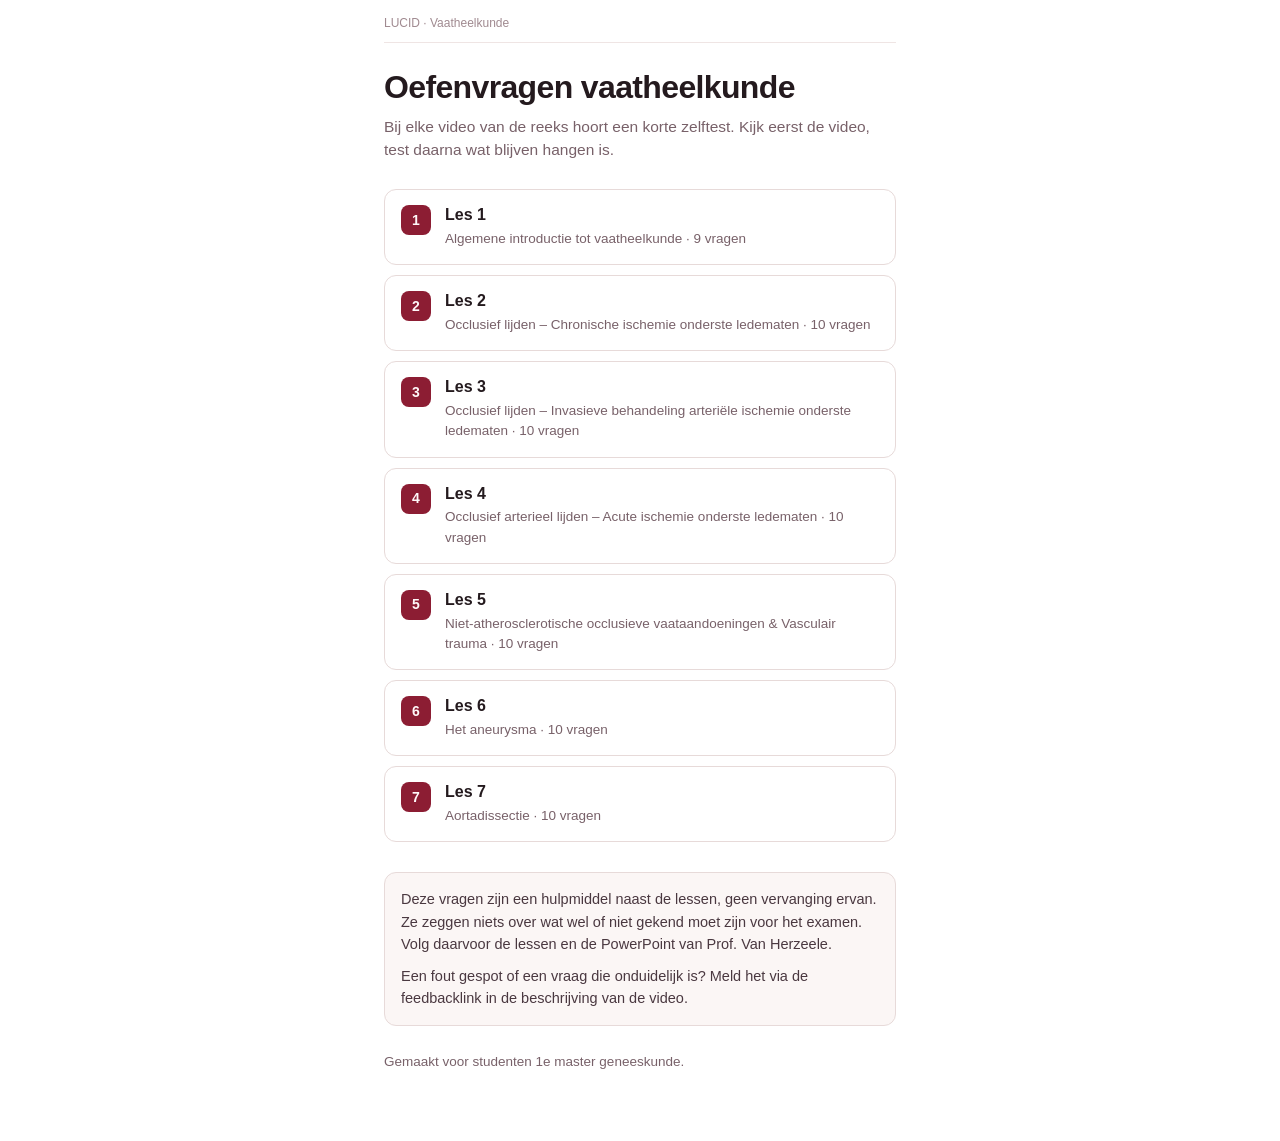
<file: index.html>
<!DOCTYPE html>
<html lang="nl">
<head>
<meta charset="utf-8">
<meta name="viewport" content="width=device-width, initial-scale=1, viewport-fit=cover">
<title>Oefenvragen vaatheelkunde — LUCID</title>
<style>
  :root{
    --paper:#FFFFFF;
    --tint:#FBF6F5;
    --tint-2:#F5EBEA;
    --line:#E7DAD9;
    --line-soft:#EFE5E4;
    --text:#241A1E;
    --muted:#786169;
    --blood:#8C1D33;
    --blood-dark:#6E1327;
    --blood-soft:#F7E9EB;
    --r:12px;
    --pad:18px;
  }
  *{box-sizing:border-box}
  html,body{margin:0;padding:0}
  body{
    background:var(--paper);
    color:var(--text);
    font-family:-apple-system,BlinkMacSystemFont,"Segoe UI",Roboto,"Helvetica Neue",Arial,sans-serif;
    font-size:16px;line-height:1.5;
    -webkit-text-size-adjust:100%;
    -webkit-font-smoothing:antialiased;
  }
  .wrap{max-width:560px;margin:0 auto;padding:0 var(--pad) 56px}
  .top{
    display:flex;align-items:center;justify-content:space-between;gap:12px;
    padding:14px 0 10px;border-bottom:1px solid var(--line-soft);margin-bottom:26px;
  }
  .brand{font-size:12px;color:#A08A90}
  h1{font-size:28px;line-height:1.18;letter-spacing:-.02em;font-weight:650;margin:0 0 8px}
  .lede{color:var(--muted);font-size:15.5px;margin:0 0 28px}

  .list{list-style:none;margin:0 0 30px;padding:0}
  .list li{margin-bottom:10px}
  .card{
    display:flex;gap:14px;align-items:flex-start;
    padding:15px 16px;
    background:var(--paper);
    border:1px solid var(--line);
    border-radius:var(--r);
    color:var(--text);text-decoration:none;
    transition:border-color .15s ease,background .15s ease;
  }
  a.card:hover{border-color:var(--blood);background:var(--blood-soft)}
  .num{
    flex:0 0 30px;height:30px;
    display:grid;place-items:center;
    border-radius:8px;
    background:var(--blood);color:#FFF8F9;
    font-size:14px;font-weight:600;
    font-variant-numeric:tabular-nums;
  }
  .col{display:flex;flex-direction:column;min-width:0}
  .name{font-size:16px;font-weight:600;line-height:1.3}
  .meta{font-size:13.5px;color:var(--muted);margin-top:3px}

  .card.soon{background:var(--tint);border-style:dashed;color:var(--muted)}
  .card.soon .num{background:var(--tint-2);color:var(--muted)}
  .card.soon .name{font-weight:500}

  .note{
    background:var(--tint);border:1px solid var(--line);border-radius:var(--r);
    padding:15px 16px;font-size:14.5px;line-height:1.55;color:#4A3840;
  }
  .note p{margin:0}
  .note p + p{margin-top:9px}
  .foot{margin-top:26px;font-size:13.5px;color:var(--muted)}
  .foot a{color:var(--blood);text-decoration:none;border-bottom:1px solid var(--blood-soft)}
  .foot a:hover{border-bottom-color:var(--blood)}
  :focus-visible{outline:2px solid var(--blood-dark);outline-offset:2px;border-radius:4px}
  @media (prefers-reduced-motion:reduce){*{transition:none !important}}
  @media (min-width:600px){:root{--pad:24px} h1{font-size:32px}}
</style>
</head>
<body>
<div class="wrap">
  <div class="top"><span class="brand">LUCID · Vaatheelkunde</span></div>

  <h1>Oefenvragen vaatheelkunde</h1>
  <p class="lede">Bij elke video van de reeks hoort een korte zelftest. Kijk eerst de video, test daarna wat blijven hangen is.</p>

  <ul class="list" id="list"></ul>

  <div class="note">
    <p>Deze vragen zijn een hulpmiddel naast de lessen, geen vervanging ervan. Ze zeggen niets over wat wel of niet gekend moet zijn voor het examen. Volg daarvoor de lessen en de PowerPoint van Prof. Van Herzeele.</p>
    <p>Een fout gespot of een vraag die onduidelijk is? Meld het via de feedbacklink in de beschrijving van de video.</p>
  </div>

  <p class="foot">Gemaakt voor studenten 1e master geneeskunde.</p>
</div>

<script>
/* ---- INHOUD: zet een les op beschikbaar door "file" in te vullen ---- */
const LESSEN = [
  { nr: 1, titel: "Les 1",  onderwerp: "Algemene introductie tot vaatheelkunde", vragen: 9, file: "les1.html" },
  { nr: 2, titel: "Les 2",  onderwerp: "Occlusief lijden – Chronische ischemie onderste ledematen",  vragen: 10, file: "les2.html" },
  { nr: 3, titel: "Les 3",  onderwerp: "Occlusief lijden – Invasieve behandeling arteriële ischemie onderste ledematen",  vragen: 10, file: "les3.html" },
  { nr: 4, titel: "Les 4",  onderwerp: "Occlusief arterieel lijden – Acute ischemie onderste ledematen",  vragen: 10, file: "les4.html" },
  { nr: 5, titel: "Les 5",  onderwerp: "Niet-atherosclerotische occlusieve vaataandoeningen & Vasculair trauma",  vragen: 10, file: "les5.html" },
  { nr: 6, titel: "Les 6",  onderwerp: "Het aneurysma",  vragen: 10, file: "les6.html" },
  { nr: 7, titel: "Les 7",  onderwerp: "Aortadissectie",  vragen: 10, file: "les7.html" }
];

/* ---- rendering ---- */
(function () {
  var esc = function (s) {
    return String(s).replace(/&/g, "&amp;").replace(/</g, "&lt;").replace(/>/g, "&gt;");
  };
  document.getElementById("list").innerHTML = LESSEN.map(function (l) {
    var meta = l.file
      ? esc(l.onderwerp) + (l.vragen ? " · " + l.vragen + " vragen" : "")
      : "Volgt later";
    var inner =
      '<span class="num">' + l.nr + '</span>' +
      '<span class="col"><span class="name">' + esc(l.titel) + '</span>' +
      '<span class="meta">' + meta + '</span></span>';
    return l.file
      ? '<li><a class="card" href="' + l.file + '">' + inner + '</a></li>'
      : '<li><div class="card soon">' + inner + '</div></li>';
  }).join("");
})();
</script>
</body>
</html>
</file>
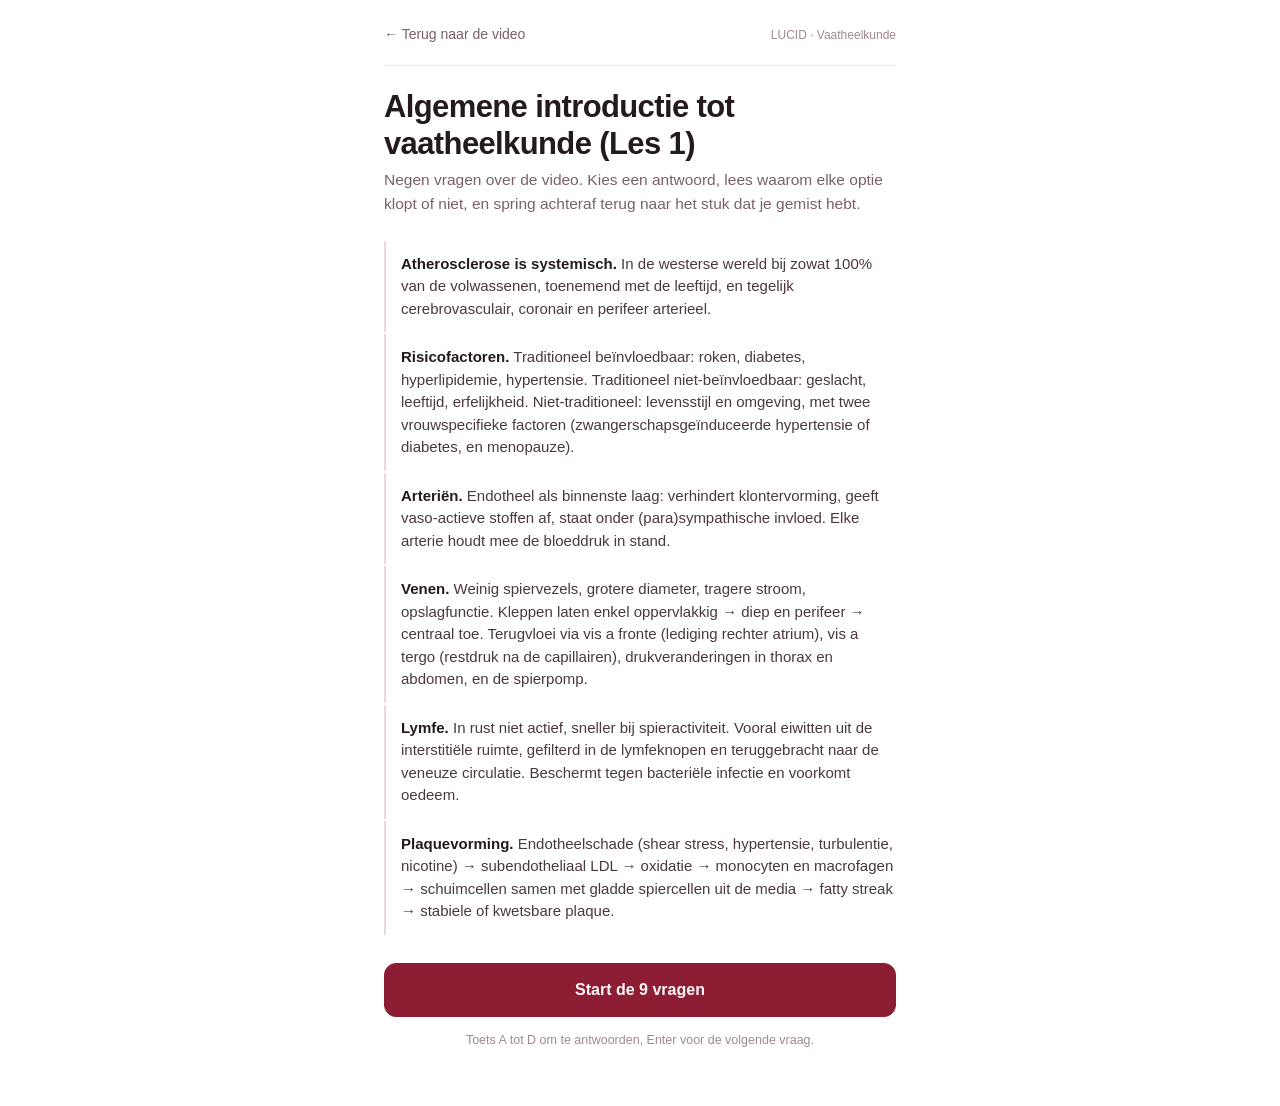
<file: les1.html>
<!DOCTYPE html>
<html lang="nl">
<head>
<meta charset="utf-8">
<meta name="viewport" content="width=device-width, initial-scale=1, viewport-fit=cover">
<title>Oefenvragen — Algemene introductie tot vaatheelkunde (Les 1)</title>
<style>
  :root{
    /* papier */
    --paper:#FFFFFF;
    --tint:#FBF6F5;
    --tint-2:#F5EBEA;
    --line:#E7DAD9;
    --line-soft:#EFE5E4;
    --text:#241A1E;
    --muted:#786169;
    /* bloed: chrome, voortgang, vignet */
    --blood:#8C1D33;
    --blood-dark:#6E1327;
    --blood-soft:#F7E9EB;
    /* geoxygeneerd: juist antwoord */
    --ok:#1C7A5B;
    --ok-soft:#E9F4EF;
    /* fout antwoord */
    --wrong:#C62B3E;
    --wrong-soft:#FDECEE;
    --r:12px;
    --pad:18px;
  }
  *{box-sizing:border-box}
  html,body{margin:0;padding:0}
  body{
    background:var(--paper);
    color:var(--text);
    font-family:-apple-system,BlinkMacSystemFont,"Segoe UI",Roboto,"Helvetica Neue",Arial,sans-serif;
    font-size:16px;
    line-height:1.5;
    -webkit-text-size-adjust:100%;
    -webkit-font-smoothing:antialiased;
  }
  .wrap{max-width:560px;margin:0 auto;padding:0 var(--pad) 56px}

  /* ---------- top bar ---------- */
  .top{
    display:flex;align-items:center;justify-content:space-between;gap:12px;
    padding:14px 0 10px;
    border-bottom:1px solid var(--line-soft);
    margin-bottom:22px;
  }
  .back{
    display:inline-flex;align-items:center;gap:8px;
    color:var(--muted);text-decoration:none;
    font-size:14px;font-weight:500;
    padding:10px 12px 10px 0;
    border-radius:var(--r);
    transition:color .15s ease;
  }
  .back:hover{color:var(--blood)}
  .brand{font-size:12px;color:#A08A90}

  /* ---------- vat als voortgangsindicator ---------- */
  .vessel{display:flex;gap:2px;height:9px;margin:0 0 8px}
  .seg{
    flex:1;background:var(--tint-2);
    transition:background .35s ease;
  }
  .seg:first-child{border-radius:6px 0 0 6px}
  .seg:last-child{border-radius:0 6px 6px 0}
  .seg.done{background:var(--blood-dark)}
  .seg.now{background:var(--blood)}
  .count{font-size:13px;color:var(--muted);margin:0 0 20px}

  /* ---------- typografie ---------- */
  h1{font-size:27px;line-height:1.2;letter-spacing:-.02em;font-weight:650;margin:0 0 6px}
  h1:focus,h2:focus{outline:none}
  .lede{color:var(--muted);margin:0 0 26px;font-size:15.5px}
  .vignette{
    font-family:Georgia,"Times New Roman",serif;
    font-size:16.5px;line-height:1.62;color:#4A3840;
    margin:0 0 14px;padding-left:14px;
    border-left:2px solid var(--blood);
  }
  .stem{font-size:19px;line-height:1.38;font-weight:600;margin:0 0 18px;letter-spacing:-.01em}

  /* ---------- recap ---------- */
  .recap{list-style:none;margin:0 0 28px;padding:0}
  .recap li{
    padding:12px 0 12px 15px;
    border-left:2px solid var(--line);
    font-size:15px;color:#4A3840;
  }
  .recap li + li{margin-top:2px}
  .recap b{color:var(--text);font-weight:600}

  /* ---------- antwoordopties ---------- */
  .opts{display:flex;flex-direction:column;gap:10px;margin:0 0 18px}
  .opt{
    display:flex;gap:12px;align-items:flex-start;
    width:100%;min-height:52px;padding:13px 14px;
    background:var(--paper);
    border:1px solid var(--line);
    border-radius:var(--r);
    color:var(--text);
    font:inherit;font-size:15.5px;line-height:1.4;
    text-align:left;cursor:pointer;
    transition:border-color .15s ease,background .15s ease;
  }
  .opt:hover:not(:disabled){border-color:#C9A9AF;background:var(--tint)}
  .opt:disabled{cursor:default}
  .key{
    flex:0 0 22px;height:22px;margin-top:1px;
    display:grid;place-items:center;
    border:1px solid var(--line);border-radius:6px;
    font-size:12px;color:var(--muted);font-variant-numeric:tabular-nums;
    transition:border-color .15s ease,color .15s ease,background .15s ease;
  }
  .opt.ok{border-color:var(--ok);background:var(--ok-soft)}
  .opt.ok .key{border-color:var(--ok);color:#FFFFFF;background:var(--ok);font-size:13px}
  .opt.bad{border-color:var(--wrong);background:var(--wrong-soft)}
  .opt.bad .key{border-color:var(--wrong);color:#FFFFFF;background:var(--wrong);font-size:13px}
  .opt.dim{opacity:.66}
  .why{margin:9px 0 0;padding:0;font-size:14px;line-height:1.5;color:var(--muted)}
  .opt.ok .why{color:#16624A}
  .opt.bad .why{color:#98202F}
  .col{display:flex;flex-direction:column;min-width:0}

  /* ---------- verdict en knoppen ---------- */
  .verdict{font-size:14.5px;font-weight:600;margin:0 0 14px}
  .verdict.good{color:var(--ok)}
  .verdict.poor{color:var(--wrong)}
  .btn{
    display:inline-flex;align-items:center;justify-content:center;
    width:100%;min-height:52px;padding:14px 20px;
    border-radius:var(--r);border:1px solid transparent;
    font:inherit;font-size:16px;font-weight:600;
    cursor:pointer;text-decoration:none;
    transition:background .15s ease,border-color .15s ease,color .15s ease;
  }
  .btn-primary{background:var(--blood);color:#FFF8F9;border-color:var(--blood)}
  .btn-primary:hover{background:var(--blood-dark);border-color:var(--blood-dark)}
  .btn-ghost{background:var(--paper);color:var(--text);border-color:var(--line)}
  .btn-ghost:hover{border-color:#C9A9AF;background:var(--tint)}
  .btn + .btn{margin-top:10px}
  .hint{font-size:12.5px;color:#A08A90;margin:14px 0 0;text-align:center}

  /* ---------- eindscherm ---------- */
  .score{display:flex;align-items:baseline;gap:12px;padding:20px 0 4px}
  .score b{font-size:44px;font-weight:650;letter-spacing:-.03em;line-height:1;color:var(--blood)}
  .score span{font-size:15px;color:var(--muted)}
  .msg{color:#4A3840;margin:8px 0 26px;font-size:15.5px}
  .review{margin:0 0 24px}
  .review h2{font-size:15px;font-weight:600;color:var(--muted);margin:0 0 12px}
  .miss{
    background:var(--tint);border:1px solid var(--line);
    border-radius:var(--r);padding:14px;margin-bottom:10px;
  }
  .miss p{margin:0 0 6px;font-size:15px;line-height:1.4;font-weight:600}
  .miss .fix{margin:0 0 12px;font-size:14px;color:var(--muted);line-height:1.5}
  .miss .fix em{color:#16624A;font-style:normal}
  .jump{
    display:inline-flex;align-items:center;gap:8px;
    min-height:44px;padding:10px 14px;
    background:var(--paper);
    border:1px solid var(--line);border-radius:10px;
    color:var(--text);text-decoration:none;font-size:14px;font-weight:500;
    transition:border-color .15s ease,background .15s ease;
  }
  .jump:hover{border-color:var(--blood);background:var(--blood-soft)}
  .dot{width:7px;height:7px;border-radius:50%;background:var(--blood);flex:0 0 auto}

  :focus-visible{outline:2px solid var(--blood-dark);outline-offset:2px;border-radius:4px}

  @media (prefers-reduced-motion:reduce){*{transition:none !important;animation:none !important}}
  @media (min-width:600px){:root{--pad:24px} h1{font-size:31px}}
</style>
</head>
<body>

<div class="wrap">
  <div class="top">
    <a class="back" id="backLink" href="#" target="_blank" rel="noopener">← Terug naar de video</a>
    <span class="brand">LUCID · Vaatheelkunde</span>
  </div>
  <main id="app"></main>
</div>

<script>
/* =========================================================================
   INHOUD — hier pas je alles aan. De renderlogica eronder blijft ongemoeid.

   t = het moment in de video waar het juiste antwoord gezegd wordt.
       Schrijf het als "m:ss" of "u:mm:ss" (bv. "4:35"), of als een
       getal in seconden (bv. 275). Beide werken.

   De volgorde van de opties wordt bij het starten altijd door elkaar
   gehusseld, dus de plaats van het juiste antwoord in deze lijst is
   voor de student niet zichtbaar.
   ========================================================================= */

const QUIZ = {
  videoUrl: "https://youtu.be/ipu2DoJsk_8",
  title: "Algemene introductie tot vaatheelkunde (Les 1)",
  lede: "Negen vragen over de video. Kies een antwoord, lees waarom elke optie klopt of niet, en spring achteraf terug naar het stuk dat je gemist hebt.",

  recap: [
    "<b>Atherosclerose is systemisch.</b> In de westerse wereld bij zowat 100% van de volwassenen, toenemend met de leeftijd, en tegelijk cerebrovasculair, coronair en perifeer arterieel.",
    "<b>Risicofactoren.</b> Traditioneel beïnvloedbaar: roken, diabetes, hyperlipidemie, hypertensie. Traditioneel niet-beïnvloedbaar: geslacht, leeftijd, erfelijkheid. Niet-traditioneel: levensstijl en omgeving, met twee vrouwspecifieke factoren (zwangerschapsgeïnduceerde hypertensie of diabetes, en menopauze).",
    "<b>Arteriën.</b> Endotheel als binnenste laag: verhindert klontervorming, geeft vaso-actieve stoffen af, staat onder (para)sympathische invloed. Elke arterie houdt mee de bloeddruk in stand.",
    "<b>Venen.</b> Weinig spiervezels, grotere diameter, tragere stroom, opslagfunctie. Kleppen laten enkel oppervlakkig → diep en perifeer → centraal toe. Terugvloei via vis a fronte (lediging rechter atrium), vis a tergo (restdruk na de capillairen), drukveranderingen in thorax en abdomen, en de spierpomp.",
    "<b>Lymfe.</b> In rust niet actief, sneller bij spieractiviteit. Vooral eiwitten uit de interstitiële ruimte, gefilterd in de lymfeknopen en teruggebracht naar de veneuze circulatie. Beschermt tegen bacteriële infectie en voorkomt oedeem.",
    "<b>Plaquevorming.</b> Endotheelschade (shear stress, hypertensie, turbulentie, nicotine) → subendotheliaal LDL → oxidatie → monocyten en macrofagen → schuimcellen samen met gladde spiercellen uit de media → fatty streak → stabiele of kwetsbare plaque."
  ],

  questions: [
    {
      t: "1:10",
      vignette: "Een 66-jarige man wordt verwezen wegens claudicatio van het rechterbeen. Verder heeft hij geen klachten.",
      stem: "Welke uitspraak over atherosclerose sluit het best aan bij de inleiding van deze les?",
      options: [
        { text: "In de westerse wereld is atherosclerose bij ongeveer een tiende van de volwassenen aanwezig.",
          correct: false,
          why: "Zwaar onderschat: het is bij zowat 100% van de volwassenen aanwezig. Wat verschilt tussen mensen is de ernst, niet de aanwezigheid." },
        { text: "De ziekte blijft doorgaans beperkt tot het vaatbed waar de patiënt klachten van heeft.",
          correct: false,
          why: "Denkfout: de symptomen zijn lokaal, de ziekte niet. Klachten in één been zeggen niets over de afwezigheid van plaques elders." },
        { text: "Het is een systemische ziekte die elk bloedvat kan aantasten en tegelijk cerebrovasculair, coronair en perifeer arterieel speelt.",
          correct: true,
          why: "Juist. Precies daarom kijk je bij perifere klachten ook actief naar het coronaire en cerebrovasculaire vaatbed." },
        { text: "Perifeer vaatlijden wordt zelden door atherosclerose veroorzaakt; meestal ligt er een andere oorzaak aan de basis.",
          correct: false,
          why: "Omgekeerd: atherosclerose is veruit de frequentste oorzaak van perifeer vaatlijden. Niet-atherosclerotische oorzaken bestaan, maar zijn de uitzondering." }
      ]
    },
    {
      t: "1:48",
      vignette: "Een 61-jarige vrouw rookt, wordt behandeld voor hypertensie, maakte pre-eclampsie door tijdens haar zwangerschap, en haar vader kreeg op zijn vijftigste een infarct.",
      stem: "Welke uitspraak over de indeling van haar risicofactoren klopt?",
      options: [
        { text: "Geslacht, leeftijd en genetische overerving zijn niet-traditionele risicofactoren.",
          correct: false,
          why: "Verwarring tussen 'niet-traditioneel' en 'niet-beïnvloedbaar'. Ze zijn wel degelijk traditioneel, maar inherent aan de persoon en dus niet aanpasbaar." },
        { text: "Roken, diabetes, hyperlipidemie en hypertensie zijn de traditionele risicofactoren die je effectief kan aanpakken.",
          correct: true,
          why: "Juist. Dit zijn de vier traditionele, beïnvloedbare factoren — en dus je concrete aangrijpingspunten bij deze patiënte." },
        { text: "Zwangerschapsgeïnduceerde hypertensie en menopauze horen bij de traditionele, beïnvloedbare factoren.",
          correct: false,
          why: "Dit zijn net de twee vrouwspecifieke factoren binnen de niet-traditionele groep, en ze zijn niet 'aan te pakken' zoals roken of hyperlipidemie." },
        { text: "Omdat levensstijl en omgeving niet-traditioneel zijn, verklaren ze slechts een verwaarloosbaar deel van de prevalentie.",
          correct: false,
          why: "Denkfout: 'niet-traditioneel' betekent niet 'onbelangrijk'. Een groot deel van de hoge prevalentie wordt juist door levensstijl- en omgevingsfactoren verklaard." }
      ]
    },
    {
      t: "2:22",
      vignette: "",
      stem: "Welke uitspraak over de arteriewand en het endotheel is juist?",
      options: [
        { text: "Het endotheel is een passieve barrière; vaatverwijding en -vernauwing komen uitsluitend van het (para)sympathisch zenuwstelsel.",
          correct: false,
          why: "Denkfout: het endotheel wordt hier als inerte bekleding gezien. Het zenuwstelsel stuurt mee, maar het endotheel geeft zelf vaso-actieve stoffen af." },
        { text: "Alleen de grote elastische arteriën zoals de aorta beïnvloeden de bloeddruk; de kleinere arteriën en arteriolen niet.",
          correct: false,
          why: "Elke arterie oefent een effect uit op de bloeddruk en houdt die mee in stand — juist de kleinere arteriën en arteriolen wegen daarin zwaar door." },
        { text: "De binnenste laag van de arterie bestaat uit gladde spiercellen; het endotheel ligt daarbuiten.",
          correct: false,
          why: "De lagen staan omgewisseld: het endotheel ligt binnenin op de basale membraan (intima), de gladde spiercellen zitten in de media daarbuiten." },
        { text: "Het endotheel is de binnenste laag, verhindert bloedklontervorming en kan vaso-actieve stoffen vrijstellen die vasoconstrictie of vasodilatatie geven.",
          correct: true,
          why: "Juist. Het endotheel is een actief orgaan, en het ondergaat daarnaast ook impulsen van het (para)sympathisch zenuwstelsel." }
      ]
    },
    {
      t: "3:14",
      vignette: "",
      stem: "Welke uitspraak over de venen is juist?",
      options: [
        { text: "Ze bevatten weinig spiervezels en hebben een grotere diameter dan de arteriën, waardoor de bloedstroom er trager verloopt.",
          correct: true,
          why: "Juist. Weinig spiervezels, ruimer lumen, tragere stroom — en daardoor ook hun rol als opslagcompartiment." },
        { text: "De bloedstroom verloopt in de venen sneller dan in de arteriën, omdat de weerstand er lager ligt.",
          correct: false,
          why: "Weerstand en stroomsnelheid worden door elkaar gehaald. Door de grotere doorsnede stroomt het bloed er net trager." },
        { text: "Het veneuze stelsel heeft nauwelijks invloed op het circulerend bloedvolume.",
          correct: false,
          why: "Net omgekeerd: de opslagfunctie van de venen bepaalt in belangrijke mate hoeveel bloed er effectief circuleert." },
        { text: "Venen stuwen het bloed actief voort dankzij hun dikke spierlaag.",
          correct: false,
          why: "Ze hebben juist weinig spiervezels. Voortstuwing komt van buitenaf: aanzuiging, restdruk, drukveranderingen en de spierpomp." }
      ]
    },
    {
      t: "3:29",
      vignette: "Je legt aan een medestudent uit hoe bloed uit de voet tegen de zwaartekracht in het hart bereikt.",
      stem: "In welke richting(en) laten gezonde veneuze kleppen stroming toe?",
      options: [
        { text: "Van diep naar oppervlakkig, en van perifeer naar centraal.",
          correct: false,
          why: "De eerste richting staat omgekeerd — een klassieke valkuil. Stroom van diep naar oppervlakkig wijst net op insufficiënte kleppen." },
        { text: "In beide richtingen, zolang de spierpomp actief blijft.",
          correct: false,
          why: "Kleppen zijn eenrichtingsstructuren; de spierpomp verandert daar niets aan. Stroming in twee richtingen betekent klepinsufficiëntie." },
        { text: "Van oppervlakkig naar diep, en van perifeer naar centraal.",
          correct: true,
          why: "Juist. Dat is precies de eenrichtingsopstelling die het bloed uit de onderste ledematen naar het hart laat aanzuigen." },
        { text: "Van oppervlakkig naar diep, en van centraal naar perifeer.",
          correct: false,
          why: "De tweede richting staat omgekeerd: het bloed moet net naar centraal, richting rechter atrium." }
      ]
    },
    {
      t: "3:54",
      vignette: "",
      stem: "Welke uitspraak over de drijvende krachten achter de veneuze terugvloei is juist?",
      options: [
        { text: "Vis a fronte is het aanzuigeffect door de lediging van het linker atrium.",
          correct: false,
          why: "Verkeerd atrium — een gekende examenvalkuil. Het veneuze bloed uit de ledematen keert terug naar het rechter hart; het linker atrium ligt achter de longcirculatie." },
        { text: "Vis a fronte is het aanzuigeffect door de lediging van het rechter atrium.",
          correct: true,
          why: "Juist. De kracht die van vooraan trekt, is het rechter atrium dat zich ledigt en zo veneus bloed aanzuigt." },
        { text: "Vis a tergo is de restdruk na passage door de capillairen en is de enige kracht die veneus bloed voortbeweegt.",
          correct: false,
          why: "De definitie klopt, het woord 'enige' niet: ook vis a fronte, drukveranderingen in thorax en abdomen en de spierpomp dragen bij." },
        { text: "De spierpomp bevordert bij contractie de stroom van diep naar oppervlakkig.",
          correct: false,
          why: "Richting omgekeerd: bij contractie gaat het bloed van perifeer naar centraal, bij relaxatie van oppervlakkig naar diep." }
      ]
    },
    {
      t: "4:32",
      vignette: "Een patiënte merkt dat haar enkels dikker zijn na een dag stilzitten dan na een lange wandeling.",
      stem: "Welke uitspraak over het lymfestelsel komt overeen met de les?",
      options: [
        { text: "Na filtratie in de lymfeknopen wordt de lymfe rechtstreeks aan de arteriële circulatie afgegeven.",
          correct: false,
          why: "Verkeerd eindpunt: de lymfe keert terug naar de veneuze circulatie, niet naar de arteriële." },
        { text: "Lymfe bestaat vooral uit rode bloedcellen die uit de capillairen zijn gelekt.",
          correct: false,
          why: "Lymfe wordt verward met bloed. Ze bestaat voornamelijk uit eiwitten uit de interstitiële ruimte." },
        { text: "Het lymfestelsel speelt geen rol in de afweer tegen bacteriën; het voert enkel vocht af.",
          correct: false,
          why: "De afweerfunctie wordt weggelaten, terwijl het lymfestelsel net de belangrijkste factor is in de bescherming tegen bacteriële infectie — én oedeemvorming voorkomt." },
        { text: "Het lymfestelsel is in rust niet actief; de snelheid van de doorstroming neemt toe met de spieractiviteit.",
          correct: true,
          why: "Juist. Beweging drijft de lymfedrainage aan, wat mee verklaart waarom stilzitten oedeem in de hand werkt." }
      ]
    },
    {
      t: "5:14",
      vignette: "Een 45-jarige man rookt een pakje per dag en heeft slecht gecontroleerde hypertensie.",
      stem: "Hoe begint bij hem de vorming van een atherosclerotische plaque?",
      options: [
        { text: "Chronische endotheelschade — mechanisch door hoge shear stress, hypertensie en turbulente stroom, chemisch door nicotine — waarna LDL subendotheliaal in de intima accumuleert.",
          correct: true,
          why: "Juist. Zijn twee risicofactoren grijpen langs beide wegen aan op hetzelfde beginpunt: het beschadigde endotheel." },
        { text: "Het LDL hoopt zich eerst op in de media en dringt van daaruit door naar de intima.",
          correct: false,
          why: "Laag verwisseld: het LDL stapelt zich subendotheliaal op in de intima, tussen het beschadigde endotheel en het bindweefsel." },
        { text: "Niet-geoxideerd LDL is de sterkste ontstekingsprikkel; door oxidatie wordt LDL juist onschadelijk.",
          correct: false,
          why: "Precies omgekeerd: het geoxideerde LDL is sterk immunogeen en inflammatoir, en dat zet de hele cascade in gang." },
        { text: "Monocyten differentiëren in de bloedbaan tot macrofagen en hechten pas daarna aan het endotheel.",
          correct: false,
          why: "Volgorde omgedraaid: monocyten worden aangetrokken via adhesiemoleculen op het beschadigde endotheel, migreren de intima in en differentiëren daar pas tot macrofagen." }
      ]
    },
    {
      t: "6:23",
      vignette: "",
      stem: "Wat is de fatty streak?",
      options: [
        { text: "Een verkalkte, fibreuze eindplaque die het lumen sterk vernauwt.",
          correct: false,
          why: "Dat is een laat stadium van de stabiele plaque. De fatty streak gaat daaraan vooraf." },
        { text: "Een trombus die zich vormt op een gescheurde, kwetsbare plaque.",
          correct: false,
          why: "Dat is het gevolg van plaqueruptuur, het scenario met de grootste klinische impact — maar het is niet de beginlaesie." },
        { text: "De vroegste zichtbare laesie van atherosclerose: macrofagen en gladde spiercellen vol geoxideerd LDL, met een schuimig uitzicht.",
          correct: true,
          why: "Juist. Het is het eerste macroscopisch zichtbare stadium, nog vóór er sprake is van een stabiele of kwetsbare plaque." },
        { text: "Een ophoping van gladde spiercellen die vanuit de intima naar de media migreren.",
          correct: false,
          why: "Richting omgekeerd: gladde spiercellen migreren van de media naar de intima, onder invloed van cytokines en groeifactoren van de macrofagen." }
      ]
    }
  ]
};

/* =========================================================================
   RENDERLOGICA — hieronder staat geen inhoud meer.
   ========================================================================= */

(function () {
  "use strict";

  var app = document.getElementById("app");
  var backLink = document.getElementById("backLink");
  backLink.href = QUIZ.videoUrl;

  var state = { order: [], optOrder: [], current: 0, answers: [], started: false };
  var LETTERS = "ABCDEFGH";

  function label(i) { return LETTERS.charAt(i) || String(i + 1); }

  function shuffle(arr) {
    var a = arr.slice();
    for (var i = a.length - 1; i > 0; i--) {
      var j = Math.floor(Math.random() * (i + 1));
      var t = a[i]; a[i] = a[j]; a[j] = t;
    }
    return a;
  }
  function range(n) { var a = []; for (var i = 0; i < n; i++) a.push(i); return a; }
  function esc(s) {
    return String(s).replace(/&/g, "&amp;").replace(/</g, "&lt;").replace(/>/g, "&gt;");
  }
  /* accepteert 275, "4:35" of "1:04:35" */
  function toSeconds(t) {
    if (typeof t === "number") return Math.max(0, Math.round(t));
    var parts = String(t).trim().split(":").map(function (p) { return parseInt(p, 10) || 0; });
    var s = 0;
    for (var i = 0; i < parts.length; i++) s = s * 60 + parts[i];
    return Math.max(0, s);
  }
  function videoAt(t) {
    var sep = QUIZ.videoUrl.indexOf("?") === -1 ? "?" : "&";
    return QUIZ.videoUrl + sep + "t=" + toSeconds(t);
  }
  function focusFirst() {
    var h = app.querySelector("[data-focus]");
    if (h) { h.setAttribute("tabindex", "-1"); h.focus({ preventScroll: true }); }
    window.scrollTo(0, 0);
  }

  /* ---------- startscherm ---------- */
  function renderStart() {
    var items = QUIZ.recap.map(function (r) { return "<li>" + r + "</li>"; }).join("");
    app.innerHTML =
      '<h1 data-focus>' + esc(QUIZ.title) + '</h1>' +
      '<p class="lede">' + esc(QUIZ.lede) + '</p>' +
      '<ul class="recap">' + items + '</ul>' +
      '<button class="btn btn-primary" id="start">Start de ' + QUIZ.questions.length + ' vragen</button>' +
      '<p class="hint">Toets A tot D om te antwoorden, Enter voor de volgende vraag.</p>';
    document.getElementById("start").addEventListener("click", function () { begin(false); });
    focusFirst();
  }

  /* vragen in vaste volgorde bij de eerste beurt, willekeurig bij een nieuwe
     poging; de opties worden altijd gehusseld */
  function begin(randomiseQuestions) {
    var n = QUIZ.questions.length;
    state.order = randomiseQuestions ? shuffle(range(n)) : range(n);
    state.optOrder = state.order.map(function (qi) {
      return shuffle(range(QUIZ.questions[qi].options.length));
    });
    state.answers = new Array(n).fill(null);
    state.current = 0;
    state.started = true;
    renderQuestion();
  }

  /* ---------- vraagscherm ---------- */
  function renderQuestion() {
    var pos = state.current;
    var q = QUIZ.questions[state.order[pos]];
    var oo = state.optOrder[pos];
    var total = state.order.length;

    var segs = "";
    for (var s = 0; s < total; s++) {
      var cls = s < pos ? "seg done" : (s === pos ? "seg now" : "seg");
      segs += '<div class="' + cls + '"></div>';
    }

    var opts = oo.map(function (oi, idx) {
      var o = q.options[oi];
      return '<button class="opt" data-idx="' + idx + '" data-opt="' + oi + '">' +
               '<span class="key">' + label(idx) + '</span>' +
               '<span class="col"><span>' + esc(o.text) + '</span>' +
               '<span class="why" hidden></span></span>' +
             '</button>';
    }).join("");

    app.innerHTML =
      '<div class="vessel" role="presentation">' + segs + '</div>' +
      '<p class="count">Vraag ' + (pos + 1) + ' van ' + total + '</p>' +
      (q.vignette ? '<p class="vignette">' + esc(q.vignette) + '</p>' : '') +
      '<h2 class="stem" data-focus>' + esc(q.stem) + '</h2>' +
      '<div class="opts" id="opts">' + opts + '</div>' +
      '<p class="verdict" id="verdict" aria-live="polite"></p>' +
      '<div id="actions"></div>';

    Array.prototype.slice.call(app.querySelectorAll(".opt")).forEach(function (b) {
      b.addEventListener("click", function () { answer(parseInt(b.dataset.opt, 10)); });
    });
    focusFirst();
  }

  function answer(chosenOpt) {
    var pos = state.current;
    if (state.answers[pos] !== null) return;
    state.answers[pos] = chosenOpt;

    var q = QUIZ.questions[state.order[pos]];
    var isRight = q.options[chosenOpt].correct === true;
    var buttons = Array.prototype.slice.call(app.querySelectorAll(".opt"));
    var correctIdx = 0;

    buttons.forEach(function (b, i) {
      var oi = parseInt(b.dataset.opt, 10);
      var o = q.options[oi];
      b.disabled = true;
      if (o.correct) { b.classList.add("ok"); correctIdx = i; }
      else if (oi === chosenOpt) b.classList.add("bad");
      else b.classList.add("dim");
      var key = b.querySelector(".key");
      if (o.correct) key.textContent = "\u2713";
      else if (oi === chosenOpt) key.textContent = "\u2715";
      var why = b.querySelector(".why");
      why.textContent = o.why;
      why.hidden = false;
    });

    var v = document.getElementById("verdict");
    v.className = "verdict " + (isRight ? "good" : "poor");
    v.textContent = isRight ? "Juist." : "Fout — het juiste antwoord is optie " + label(correctIdx) + ".";

    var last = pos === state.order.length - 1;
    document.getElementById("actions").innerHTML =
      '<button class="btn btn-primary" id="next">' + (last ? "Bekijk je resultaat" : "Volgende vraag") + '</button>';
    var next = document.getElementById("next");
    next.addEventListener("click", advance);
    next.focus({ preventScroll: true });
  }

  function advance() {
    if (state.current === state.order.length - 1) renderResults();
    else { state.current++; renderQuestion(); }
  }

  /* ---------- eindscherm ---------- */
  function renderResults() {
    state.started = false;
    var total = state.order.length;
    var wrong = [];
    var score = 0;

    state.order.forEach(function (qi, pos) {
      var q = QUIZ.questions[qi];
      var chosen = state.answers[pos];
      if (chosen !== null && q.options[chosen].correct) score++;
      else wrong.push(q);
    });

    var pct = Math.round((score / total) * 100);
    var msg = pct === 100 ? "Alles juist. Deze les zit."
            : pct >= 75 ? "Stevige basis. Neem de misgelopen stukjes nog eens door."
            : pct >= 50 ? "De helft zit er. De fragmenten hieronder zijn je snelste winst."
            : "Nog wat werk. Bekijk de aangeduide stukken opnieuw en probeer daarna nog eens.";

    var reviewHtml = "";
    if (wrong.length) {
      reviewHtml = '<div class="review"><h2>Wat nog niet zat</h2>' +
        wrong.map(function (q) {
          var right = q.options.filter(function (o) { return o.correct; })[0];
          return '<div class="miss">' +
                   '<p>' + esc(q.stem) + '</p>' +
                   '<p class="fix"><em>' + esc(right.text) + '</em></p>' +
                   '<a class="jump" href="' + videoAt(q.t) + '" target="_blank" rel="noopener">' +
                     '<span class="dot"></span>Bekijk dit stuk opnieuw</a>' +
                 '</div>';
        }).join("") + '</div>';
    }

    app.innerHTML =
      '<h1 data-focus>Resultaat</h1>' +
      '<div class="score"><b>' + score + '/' + total + '</b><span>' + pct + '% juist</span></div>' +
      '<p class="msg">' + esc(msg) + '</p>' +
      reviewHtml +
      '<button class="btn btn-primary" id="again">Opnieuw proberen</button>' +
      '<a class="btn btn-ghost" href="' + QUIZ.videoUrl + '" target="_blank" rel="noopener">Terug naar de video</a>';

    document.getElementById("again").addEventListener("click", function () { begin(true); });
    focusFirst();
  }

  /* ---------- toetsenbord ---------- */
  document.addEventListener("keydown", function (e) {
    if (!state.started) return;
    if (e.target && (e.target.tagName === "A" || e.target.id === "next")) return;
    var pos = state.current;
    var answered = state.answers[pos] !== null;

    if (!answered) {
      var idx = -1;
      if (e.key >= "1" && e.key <= "9") idx = parseInt(e.key, 10) - 1;
      else if (e.key.length === 1) idx = LETTERS.indexOf(e.key.toUpperCase());
      if (idx >= 0) {
        var b = app.querySelector('.opt[data-idx="' + idx + '"]');
        if (b) { e.preventDefault(); answer(parseInt(b.dataset.opt, 10)); return; }
      }
    }
    if (e.key === "Enter" && answered) { e.preventDefault(); advance(); }
  });

  renderStart();
})();
</script>
</body>
</html>
</file>
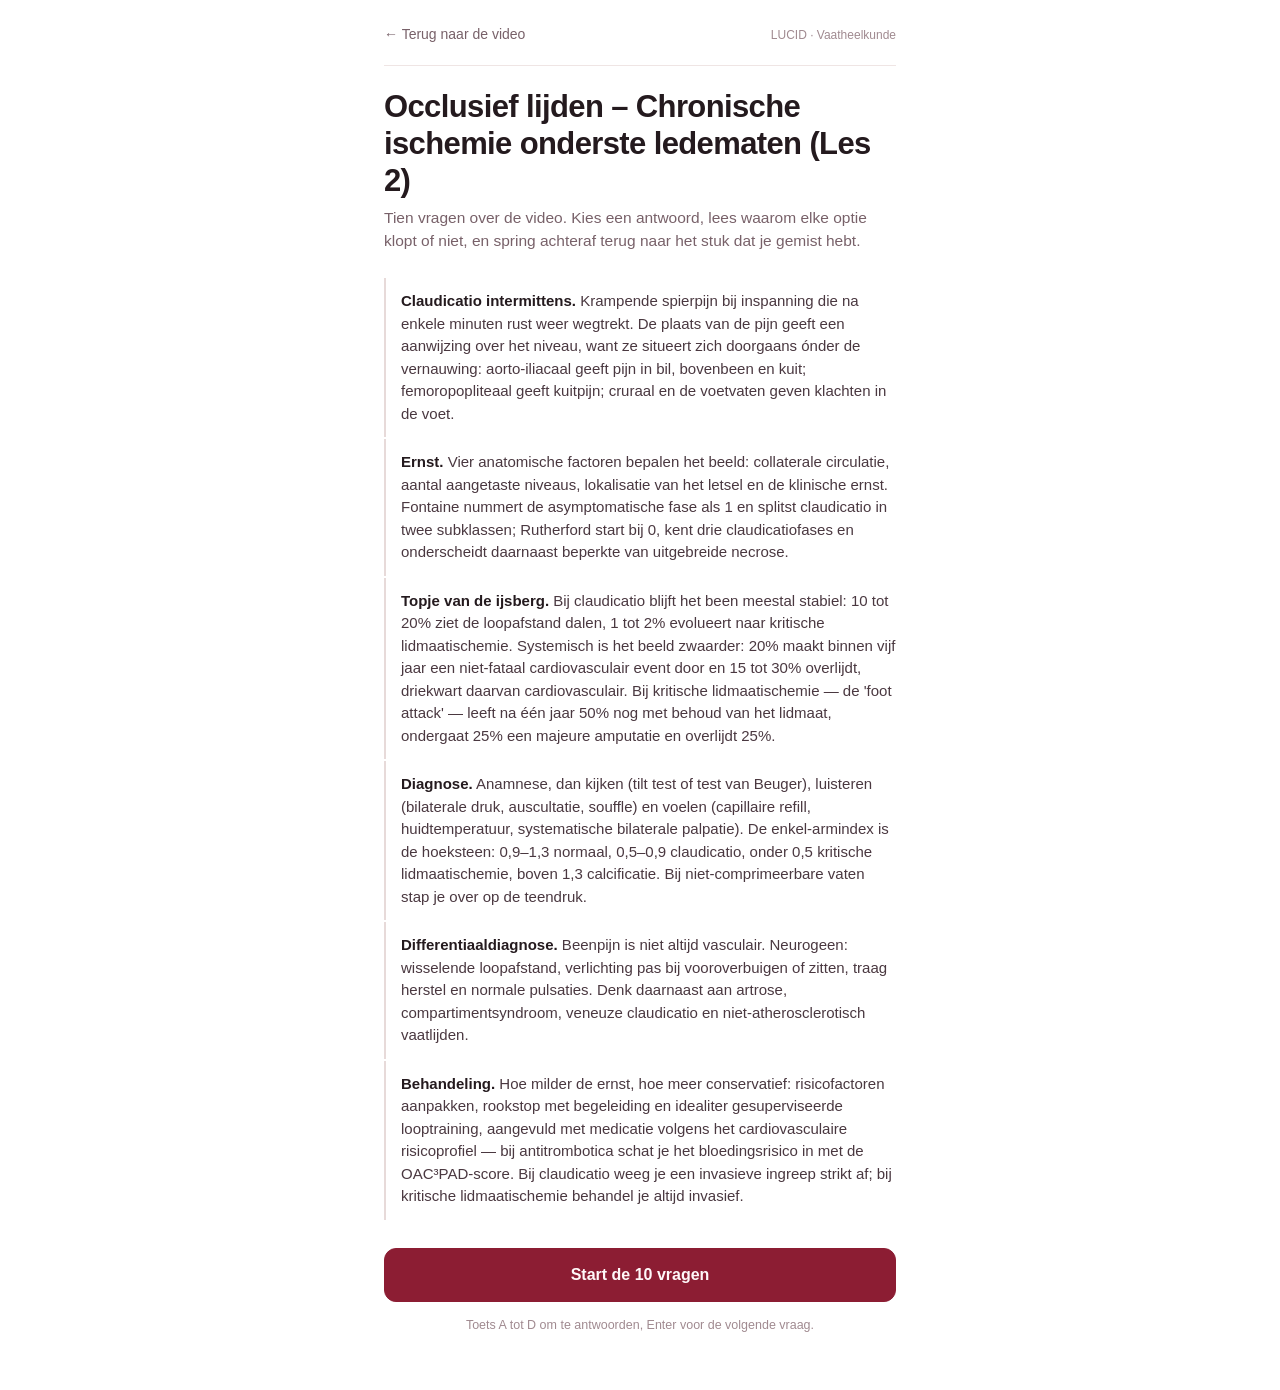
<file: les2.html>
<!DOCTYPE html>
<html lang="nl">
<head>
<meta charset="utf-8">
<meta name="viewport" content="width=device-width, initial-scale=1, viewport-fit=cover">
<title>Oefenvragen — Occlusief lijden – Chronische ischemie onderste ledematen (Les 2)</title>
<style>
  :root{
    /* papier */
    --paper:#FFFFFF;
    --tint:#FBF6F5;
    --tint-2:#F5EBEA;
    --line:#E7DAD9;
    --line-soft:#EFE5E4;
    --text:#241A1E;
    --muted:#786169;
    /* bloed: chrome, voortgang, vignet */
    --blood:#8C1D33;
    --blood-dark:#6E1327;
    --blood-soft:#F7E9EB;
    /* geoxygeneerd: juist antwoord */
    --ok:#1C7A5B;
    --ok-soft:#E9F4EF;
    /* fout antwoord */
    --wrong:#C62B3E;
    --wrong-soft:#FDECEE;
    --r:12px;
    --pad:18px;
  }
  *{box-sizing:border-box}
  html,body{margin:0;padding:0}
  body{
    background:var(--paper);
    color:var(--text);
    font-family:-apple-system,BlinkMacSystemFont,"Segoe UI",Roboto,"Helvetica Neue",Arial,sans-serif;
    font-size:16px;
    line-height:1.5;
    -webkit-text-size-adjust:100%;
    -webkit-font-smoothing:antialiased;
  }
  .wrap{max-width:560px;margin:0 auto;padding:0 var(--pad) 56px}

  /* ---------- top bar ---------- */
  .top{
    display:flex;align-items:center;justify-content:space-between;gap:12px;
    padding:14px 0 10px;
    border-bottom:1px solid var(--line-soft);
    margin-bottom:22px;
  }
  .back{
    display:inline-flex;align-items:center;gap:8px;
    color:var(--muted);text-decoration:none;
    font-size:14px;font-weight:500;
    padding:10px 12px 10px 0;
    border-radius:var(--r);
    transition:color .15s ease;
  }
  .back:hover{color:var(--blood)}
  .brand{font-size:12px;color:#A08A90}

  /* ---------- vat als voortgangsindicator ---------- */
  .vessel{display:flex;gap:2px;height:9px;margin:0 0 8px}
  .seg{
    flex:1;background:var(--tint-2);
    transition:background .35s ease;
  }
  .seg:first-child{border-radius:6px 0 0 6px}
  .seg:last-child{border-radius:0 6px 6px 0}
  .seg.done{background:var(--blood-dark)}
  .seg.now{background:var(--blood)}
  .count{font-size:13px;color:var(--muted);margin:0 0 20px}

  /* ---------- typografie ---------- */
  h1{font-size:27px;line-height:1.2;letter-spacing:-.02em;font-weight:650;margin:0 0 6px}
  h1:focus,h2:focus{outline:none}
  .lede{color:var(--muted);margin:0 0 26px;font-size:15.5px}
  .vignette{
    font-family:Georgia,"Times New Roman",serif;
    font-size:16.5px;line-height:1.62;color:#4A3840;
    margin:0 0 14px;padding-left:14px;
    border-left:2px solid var(--blood);
  }
  .stem{font-size:19px;line-height:1.38;font-weight:600;margin:0 0 18px;letter-spacing:-.01em}

  /* ---------- recap ---------- */
  .recap{list-style:none;margin:0 0 28px;padding:0}
  .recap li{
    padding:12px 0 12px 15px;
    border-left:2px solid var(--line);
    font-size:15px;color:#4A3840;
  }
  .recap li + li{margin-top:2px}
  .recap b{color:var(--text);font-weight:600}

  /* ---------- antwoordopties ---------- */
  .opts{display:flex;flex-direction:column;gap:10px;margin:0 0 18px}
  .opt{
    display:flex;gap:12px;align-items:flex-start;
    width:100%;min-height:52px;padding:13px 14px;
    background:var(--paper);
    border:1px solid var(--line);
    border-radius:var(--r);
    color:var(--text);
    font:inherit;font-size:15.5px;line-height:1.4;
    text-align:left;cursor:pointer;
    transition:border-color .15s ease,background .15s ease;
  }
  .opt:hover:not(:disabled){border-color:#C9A9AF;background:var(--tint)}
  .opt:disabled{cursor:default}
  .key{
    flex:0 0 22px;height:22px;margin-top:1px;
    display:grid;place-items:center;
    border:1px solid var(--line);border-radius:6px;
    font-size:12px;color:var(--muted);font-variant-numeric:tabular-nums;
    transition:border-color .15s ease,color .15s ease,background .15s ease;
  }
  .opt.ok{border-color:var(--ok);background:var(--ok-soft)}
  .opt.ok .key{border-color:var(--ok);color:#FFFFFF;background:var(--ok);font-size:13px}
  .opt.bad{border-color:var(--wrong);background:var(--wrong-soft)}
  .opt.bad .key{border-color:var(--wrong);color:#FFFFFF;background:var(--wrong);font-size:13px}
  .opt.dim{opacity:.66}
  .why{margin:9px 0 0;padding:0;font-size:14px;line-height:1.5;color:var(--muted)}
  .opt.ok .why{color:#16624A}
  .opt.bad .why{color:#98202F}
  .col{display:flex;flex-direction:column;min-width:0}

  /* ---------- verdict en knoppen ---------- */
  .verdict{font-size:14.5px;font-weight:600;margin:0 0 14px}
  .verdict.good{color:var(--ok)}
  .verdict.poor{color:var(--wrong)}
  .btn{
    display:inline-flex;align-items:center;justify-content:center;
    width:100%;min-height:52px;padding:14px 20px;
    border-radius:var(--r);border:1px solid transparent;
    font:inherit;font-size:16px;font-weight:600;
    cursor:pointer;text-decoration:none;
    transition:background .15s ease,border-color .15s ease,color .15s ease;
  }
  .btn-primary{background:var(--blood);color:#FFF8F9;border-color:var(--blood)}
  .btn-primary:hover{background:var(--blood-dark);border-color:var(--blood-dark)}
  .btn-ghost{background:var(--paper);color:var(--text);border-color:var(--line)}
  .btn-ghost:hover{border-color:#C9A9AF;background:var(--tint)}
  .btn + .btn{margin-top:10px}
  .hint{font-size:12.5px;color:#A08A90;margin:14px 0 0;text-align:center}

  /* ---------- eindscherm ---------- */
  .score{display:flex;align-items:baseline;gap:12px;padding:20px 0 4px}
  .score b{font-size:44px;font-weight:650;letter-spacing:-.03em;line-height:1;color:var(--blood)}
  .score span{font-size:15px;color:var(--muted)}
  .msg{color:#4A3840;margin:8px 0 26px;font-size:15.5px}
  .review{margin:0 0 24px}
  .review h2{font-size:15px;font-weight:600;color:var(--muted);margin:0 0 12px}
  .miss{
    background:var(--tint);border:1px solid var(--line);
    border-radius:var(--r);padding:14px;margin-bottom:10px;
  }
  .miss p{margin:0 0 6px;font-size:15px;line-height:1.4;font-weight:600}
  .miss .fix{margin:0 0 12px;font-size:14px;color:var(--muted);line-height:1.5}
  .miss .fix em{color:#16624A;font-style:normal}
  .jump{
    display:inline-flex;align-items:center;gap:8px;
    min-height:44px;padding:10px 14px;
    background:var(--paper);
    border:1px solid var(--line);border-radius:10px;
    color:var(--text);text-decoration:none;font-size:14px;font-weight:500;
    transition:border-color .15s ease,background .15s ease;
  }
  .jump:hover{border-color:var(--blood);background:var(--blood-soft)}
  .dot{width:7px;height:7px;border-radius:50%;background:var(--blood);flex:0 0 auto}

  :focus-visible{outline:2px solid var(--blood-dark);outline-offset:2px;border-radius:4px}

  @media (prefers-reduced-motion:reduce){*{transition:none !important;animation:none !important}}
  @media (min-width:600px){:root{--pad:24px} h1{font-size:31px}}
</style>
</head>
<body>

<div class="wrap">
  <div class="top">
    <a class="back" id="backLink" href="#" target="_blank" rel="noopener">← Terug naar de video</a>
    <span class="brand">LUCID · Vaatheelkunde</span>
  </div>
  <main id="app"></main>
</div>

<script>
/* =========================================================================
   INHOUD — hier pas je alles aan. De renderlogica eronder blijft ongemoeid.

   t = het moment in de video waar het juiste antwoord gezegd wordt.
       Schrijf het als "m:ss" of "u:mm:ss" (bv. "4:35"), of als een
       getal in seconden (bv. 275). Beide werken.

   De volgorde van de opties wordt bij het starten altijd door elkaar
   gehusseld, dus de plaats van het juiste antwoord in deze lijst is
   voor de student niet zichtbaar.
   ========================================================================= */

const QUIZ = {
  videoUrl: "https://youtu.be/6RB4nmopAuI",
  title: "Occlusief lijden – Chronische ischemie onderste ledematen (Les 2)",
  lede: "Tien vragen over de video. Kies een antwoord, lees waarom elke optie klopt of niet, en spring achteraf terug naar het stuk dat je gemist hebt.",

  recap: [
    "<b>Claudicatio intermittens.</b> Krampende spierpijn bij inspanning die na enkele minuten rust weer wegtrekt. De plaats van de pijn geeft een aanwijzing over het niveau, want ze situeert zich doorgaans ónder de vernauwing: aorto-iliacaal geeft pijn in bil, bovenbeen en kuit; femoropopliteaal geeft kuitpijn; cruraal en de voetvaten geven klachten in de voet.",
    "<b>Ernst.</b> Vier anatomische factoren bepalen het beeld: collaterale circulatie, aantal aangetaste niveaus, lokalisatie van het letsel en de klinische ernst. Fontaine nummert de asymptomatische fase als 1 en splitst claudicatio in twee subklassen; Rutherford start bij 0, kent drie claudicatiofases en onderscheidt daarnaast beperkte van uitgebreide necrose.",
    "<b>Topje van de ijsberg.</b> Bij claudicatio blijft het been meestal stabiel: 10 tot 20% ziet de loopafstand dalen, 1 tot 2% evolueert naar kritische lidmaatischemie. Systemisch is het beeld zwaarder: 20% maakt binnen vijf jaar een niet-fataal cardiovasculair event door en 15 tot 30% overlijdt, driekwart daarvan cardiovasculair. Bij kritische lidmaatischemie — de 'foot attack' — leeft na één jaar 50% nog met behoud van het lidmaat, ondergaat 25% een majeure amputatie en overlijdt 25%.",
    "<b>Diagnose.</b> Anamnese, dan kijken (tilt test of test van Beuger), luisteren (bilaterale druk, auscultatie, souffle) en voelen (capillaire refill, huidtemperatuur, systematische bilaterale palpatie). De enkel-armindex is de hoeksteen: 0,9–1,3 normaal, 0,5–0,9 claudicatio, onder 0,5 kritische lidmaatischemie, boven 1,3 calcificatie. Bij niet-comprimeerbare vaten stap je over op de teendruk.",
    "<b>Differentiaaldiagnose.</b> Beenpijn is niet altijd vasculair. Neurogeen: wisselende loopafstand, verlichting pas bij vooroverbuigen of zitten, traag herstel en normale pulsaties. Denk daarnaast aan artrose, compartimentsyndroom, veneuze claudicatio en niet-atherosclerotisch vaatlijden.",
    "<b>Behandeling.</b> Hoe milder de ernst, hoe meer conservatief: risicofactoren aanpakken, rookstop met begeleiding en idealiter gesuperviseerde looptraining, aangevuld met medicatie volgens het cardiovasculaire risicoprofiel — bij antitrombotica schat je het bloedingsrisico in met de OAC³PAD-score. Bij claudicatio weeg je een invasieve ingreep strikt af; bij kritische lidmaatischemie behandel je altijd invasief."
  ],

  questions: [
    {
      t: "8:24",
      vignette: "Een 72-jarige roker komt op consultatie met kuitpijn na 200 meter wandelen. Je meet een bloeddruk van 160/95 aan de rechterarm en 130/80 aan de linkerarm. Aan de rechterenkel bedraagt de druk 72 mmHg ter hoogte van de a. dorsalis pedis en 88 mmHg ter hoogte van de a. tibialis posterior.",
      stem: "Wat is de enkel-armindex rechts, en wat betekent die waarde?",
      options: [
        { text: "0,45 — dit wijst op kritische lidmaatischemie.",
          correct: false,
          why: "Hier is de laagste enkeldruk (72) gebruikt in plaats van de hoogste. Je neemt per enkel steeds de hoogste van beide gemeten drukken, dus 88." },
        { text: "0,55 — dit past bij claudicatio intermittens.",
          correct: true,
          why: "Juist. Hoogste enkeldruk (88) gedeeld door hoogste armdruk (160) geeft 0,55, en dat valt in de zone 0,5–0,9. Dat sluit ook klinisch aan bij zijn inspanningsgebonden kuitpijn." },
        { text: "0,68 — dit ligt nog binnen de normale waarden.",
          correct: false,
          why: "Dubbele fout: de armdruk van de andere arm (130) is gebruikt in plaats van de hoogste, én 0,68 zou hoe dan ook in de claudicatiozone liggen, want normaal begint pas bij 0,9." },
        { text: "0,55 — dit wijst op kritische lidmaatischemie.",
          correct: false,
          why: "De berekening klopt, de interpretatie niet: pas onder 0,5 spreek je van kritische lidmaatischemie. Bovendien ontbreken hier rustpijn en niet-helende wonden." }
      ]
    },
    {
      t: "8:38",
      vignette: "Een 68-jarige man met langdurige diabetes klaagt over kuitpijn na 150 meter. Zijn enkel-armindex komt uit op 1,45.",
      stem: "Hoe interpreteer je deze meting en wat is je volgende stap?",
      options: [
        { text: "Boven 1,3 wijst dit op zwaar verkalkte, niet-comprimeerbare onderbeensvaten; de index is onbetrouwbaar en je meet de teendruk.",
          correct: true,
          why: "Juist. Een hoge waarde betekent hier niet 'goede doorbloeding' maar 'niet meetbaar'. De teendrukmeting is precies daarvoor bedoeld." },
        { text: "Een waarde boven 1,3 sluit significant arterieel lijden uit, dus verdere vasculaire uitwerking is niet nodig.",
          correct: false,
          why: "Gevaarlijke denkfout: een hoog getal wordt als geruststelling gelezen. Net bij diabetes verbergt calcificatie vaak ernstig onderliggend lijden." },
        { text: "De waarde valt binnen de normale zone van 0,9–1,3, dus zijn klachten zijn zeker niet vasculair.",
          correct: false,
          why: "1,45 ligt boven die zone, niet erin. En zelfs een normale index in rust laat je niet zomaar besluiten dat klachten niet-vasculair zijn." },
        { text: "Je herhaalt de enkel-armindex na een looptest; bij verkalkte vaten wordt de meting daardoor wel betrouwbaar.",
          correct: false,
          why: "Twee indicaties door elkaar: de ABI na inspanning gebruik je bij twijfel of klachten wel vasculair zijn. Ze maakt niet-comprimeerbare vaten niet plots meetbaar." }
      ]
    },
    {
      t: "3:08",
      vignette: "Een 66-jarige man krijgt bij het wandelen pijn die begint in beide billen en doorloopt naar het bovenbeen en de kuit. De liespulsaties zijn beiderzijds nauwelijks voelbaar.",
      stem: "Op welk niveau bevindt het letsel zich het meest waarschijnlijk?",
      options: [
        { text: "Femoropopliteaal, ter hoogte van de a. femoralis of de a. poplitea.",
          correct: false,
          why: "Dat niveau geeft typisch vooral kuitpijn. De bil- en bovenbeenklachten en de zwakke liespulsaties wijzen op een probleem hoger dan het femoropopliteale segment." },
        { text: "Aorto-iliacaal.",
          correct: true,
          why: "Dit past het best. Als vuistregel situeren de klachten zich onder het niveau van de vernauwing, en de combinatie bil, bovenbeen en kuit met zwakke liespulsaties wijst dan naar aorto-iliacaal. Beeldvorming blijft nodig om het letsel echt te lokaliseren." },
        { text: "Cruraal, ter hoogte van de onderbeens- en voetvaten.",
          correct: false,
          why: "Dat niveau uit zich doorgaans in klachten ter hoogte van de voet. Een uitgebreid en proximaal beeld zoals hier laat zich daar moeilijk mee verklaren." },
        { text: "Het niveau is uit de pijnlokalisatie helemaal niet in te schatten, omdat collateralen dat volledig onvoorspelbaar maken.",
          correct: false,
          why: "Te absoluut in de andere richting: collateralen beïnvloeden vooral hoe ernstig de klachten uitvallen. De lokalisatie blijft een bruikbare eerste aanwijzing, ook al is ze op zichzelf geen bewijs." }
      ]
    },
    {
      t: "3:37",
      vignette: "",
      stem: "Welke uitspraak over de classificaties van Fontaine en Rutherford klopt?",
      options: [
        { text: "Beide classificaties zijn inhoudelijk identiek en verschillen enkel in nummering.",
          correct: false,
          why: "Te snel gelijkgesteld: ze verschillen ook in het aantal onderverdelingen van claudicatio en in het onderscheid dat ze maken in het eindstadium." },
        { text: "Fontaine maakt als enige het extra onderscheid tussen beperkte en uitgebreide necrose.",
          correct: false,
          why: "Omgekeerd: Fontaine onderscheidt rustpijn van niet-helende wonden, terwijl Rutherford daarbovenop nog beperkte van uitgebreide necrose splitst." },
        { text: "Rutherford geeft de asymptomatische fase nummer 0 en verdeelt claudicatio in drie aparte fases, terwijl Fontaine bij 1 begint en claudicatio in twee subklassen opsplitst.",
          correct: true,
          why: "Juist. Dat is precies waar de twee schema's uit elkaar lopen — en meteen de reden waarom een 'klasse 2' iets anders betekent naargelang de classificatie." },
        { text: "Beide beginnen de asymptomatische fase bij nummer 1, waarna Rutherford fijner onderverdeelt.",
          correct: false,
          why: "De helft klopt: Rutherford is inderdaad fijner, maar start de asymptomatische fase bij 0. Enkel Fontaine begint bij 1." }
      ]
    },
    {
      t: "4:28",
      vignette: "Yan is 70, rookt zijn hele leven en heeft sinds enkele maanden claudicatio na 200 meter. Hij vraagt zich af wat hem de komende vijf jaar te wachten staat.",
      stem: "Wat vertel je hem over de vijfjaarsprognose?",
      options: [
        { text: "Het been blijft bij de meesten stabiel — 10 tot 20% ziet de loopafstand dalen en 1 tot 2% evolueert naar kritische lidmaatischemie — maar 15 tot 30% overlijdt binnen die vijf jaar, meestal cardiovasculair.",
          correct: true,
          why: "Juist. Het dubbele beeld: relatief rustig been, veel zwaarder systemisch risico. Daarnaast maakt zo'n 20% een niet-fataal cardiovasculair event door." },
        { text: "Ongeveer de helft van de patiënten met claudicatio evolueert binnen vijf jaar naar kritische lidmaatischemie.",
          correct: false,
          why: "Fors overschat: dat is 1 tot 2%. Wie dit gelooft, legt de klemtoon verkeerd en gaat het been behandelen in plaats van het cardiovasculaire risico." },
        { text: "Het grootste risico zit in het been zelf; cardiovasculaire events zijn bij claudicatio eerder zeldzaam.",
          correct: false,
          why: "Precies omgekeerd. Het been is het topje van de ijsberg; hart en hersenen bepalen de prognose." },
        { text: "Omdat het lijden lokaal is, verschilt zijn levensverwachting nauwelijks van die van leeftijdsgenoten zonder claudicatio.",
          correct: false,
          why: "De kern van de ijsbergmetafoor wordt gemist: atherosclerose in de benen betekent hetzelfde proces in de kransslagaders en hersenvaten, met duidelijk hogere sterfte." }
      ]
    },
    {
      t: "5:10",
      vignette: "De dochter van een patiënt met kritische lidmaatischemie komt bij je langs, ongerust over de vooruitzichten van haar vader.",
      stem: "Wat kan je haar over de éénjaarsprognose vertellen?",
      options: [
        { text: "Ongeveer drie op vier leven na een jaar nog met behoud van beide ledematen.",
          correct: false,
          why: "Te optimistisch: dat is ongeveer de helft. Dit cijfer verwart de prognose van kritische ischemie met die van de veel stabielere claudicatio." },
        { text: "De kans op een majeure amputatie binnen het jaar bedraagt ongeveer 90%.",
          correct: false,
          why: "Fors overschat: het gaat om ongeveer een kwart. Ook bij een 'foot attack' blijft lidmaatbehoud bij de helft haalbaar mits tijdige revascularisatie." },
        { text: "De sterfte binnen het jaar is verwaarloosbaar; het risico beperkt zich tot het been.",
          correct: false,
          why: "Net de omgekeerde denkfout: een kwart overlijdt binnen het jaar. Kritische lidmaatischemie is even zeer een systemisch als een lokaal probleem." },
        { text: "Ongeveer de helft leeft na een jaar nog met behoud van het lidmaat, een kwart ondergaat een majeure amputatie en een kwart overlijdt.",
          correct: true,
          why: "Juist. Die drie kwarten verklaren waarom kritische ischemie een absolute urgentie is, waarbij directe doorverwijzing levensreddend kan zijn." }
      ]
    },
    {
      t: "9:18",
      vignette: "Een 71-jarige man stopt tijdens het wandelen nu eens na 100, dan weer na 400 meter. Rechtop blijven staan helpt niet; hij vindt pas verlichting door voorover te leunen op zijn winkelkar. De perifere pulsaties zijn beiderzijds vlot voelbaar.",
      stem: "Wat is de meest waarschijnlijke verklaring voor zijn klachten?",
      options: [
        { text: "Neurogene claudicatio, bijvoorbeeld door een wervelkanaalstenose.",
          correct: true,
          why: "Juist. Wisselende loopafstand, verlichting pas bij vooroverbuigen en normale pulsaties: drie van de vier onderscheidende kenmerken wijzen naar neurogeen." },
        { text: "Klassieke vasculaire claudicatio op femoropopliteaal niveau.",
          correct: false,
          why: "Drie details spreken dit tegen: vasculaire pijn komt telkens na dezelfde afstand, zakt al bij rechtstaand rusten binnen enkele minuten en gaat samen met verminderde of afwezige pulsaties." },
        { text: "Kritische lidmaatischemie.",
          correct: false,
          why: "Daarvoor zijn aanhoudende rustpijn of niet-helende wonden nodig, en die ontbreken. Vlot voelbare pulsaties passen er evenmin bij." },
        { text: "Veneuze claudicatio.",
          correct: false,
          why: "Die hoort wel in de brede differentiaaldiagnose, maar verklaart niet waarom net vooroverbuigen de klachten doet zakken en waarom de afstand zo wisselt." }
      ]
    },
    {
      t: "6:47",
      vignette: "Bij een patiënt met vermoeden van chronische ischemie hef je het gestrekte been twee minuten op. De voet wordt spierwit; laat je hem daarna afhangen, dan kleurt hij vuurrood.",
      stem: "Om welke test gaat het en wat besluit je?",
      options: [
        { text: "De capillaire refilltest, die positief is wanneer de kleur pas na meer dan twee seconden terugkeert.",
          correct: false,
          why: "Twee onderzoeken door elkaar gehaald: de capillaire refill test je bij het voelen, door op de teentop te knijpen — niet door het been op te heffen." },
        { text: "De tilt test of test van Beuger, en dit patroon is een positief teken voor een occlusie.",
          correct: true,
          why: "Juist. Het opheffen ontlast de bloedtoevoer en maakt de voet spierwit; de reactieve roodheid bij afhangen bevestigt het beeld." },
        { text: "De tilt test, maar de roodheid bij afhangen is een normale respons en sluit een occlusie net uit.",
          correct: false,
          why: "De naam klopt, het besluit niet: juist de combinatie van verbleken bij opheffen en vuurrood verkleuren bij afhangen maakt de test positief." },
        { text: "De test van Beuger, die pas positief is als je tegelijk een souffle hoort over de a. femoralis.",
          correct: false,
          why: "Onderdelen van het klinisch onderzoek worden aan elkaar gekoppeld. Een souffle hoor je bij het luisteren en wijst op turbulente stroom, maar is geen voorwaarde voor deze test." }
      ]
    },
    {
      t: "8:05",
      vignette: "Bij een patiënte met claudicatio en een ernstige nierinsufficiëntie wil je een anatomisch overzicht van de vaatboom vóór je een behandeling plant.",
      stem: "Welke beeldvorming is hier het meest aangewezen?",
      options: [
        { text: "CT-angiografie, want die brengt verkalkingen en vaatstenoses het scherpst in beeld.",
          correct: false,
          why: "Beeldkwaliteit wordt hier boven de contra-indicatie geplaatst. Net bij ernstige nierinsufficiëntie wijk je uit van CT-angio." },
        { text: "Meteen een klassieke katheter-angiografie, omdat die de beste resolutie geeft.",
          correct: false,
          why: "De resolutie klopt, maar dit is een invasief onderzoek dat vandaag zelden puur diagnostisch gebeurt: het wordt vrijwel altijd direct gecombineerd met een endovasculaire behandeling." },
        { text: "MR-angiografie, waarbij je aanvaardt dat kalk minder goed zichtbaar is.",
          correct: true,
          why: "Juist. MR-angio is precies de uitwijkmogelijkheid bij een contra-indicatie voor CT-angio, zoals ernstige nierinsufficiëntie of contrastallergie." },
        { text: "Duplexechografie heeft hier geen zin, want bij nierlijden is ze onbetrouwbaar.",
          correct: false,
          why: "Verkeerde beperking: duplex is net de eerste keus en belast de nieren niet. Ze wordt bemoeilijkt door zwaar verkalkte slagaders, niet door nierinsufficiëntie." }
      ]
    },
    {
      t: "10:24",
      vignette: "Yan heeft claudicatio na 200 meter en een enkel-armindex van 0,62. Hij heeft geen rustpijn en geen wonden. Hij rookt nog steeds.",
      stem: "Wat stel je hem als eerste voor?",
      options: [
        { text: "Een conservatieve aanpak: rookstop met professionele begeleiding, gesuperviseerde looptraining en het aanpakken van zijn overige risicofactoren.",
          correct: true,
          why: "Juist. Hoe milder de ernst, hoe meer je conservatief start — en rookstop en looptraining zijn de twee eerste stappen bij claudicatio." },
        { text: "Meteen een endovasculaire ingreep, om te vermijden dat hij evolueert naar kritische lidmaatischemie.",
          correct: false,
          why: "Bij claudicatio grijp je niet standaard in: je weegt winst tegen risico af per patiënt en per letsel. Alleen bij kritische lidmaatischemie behandel je altijd invasief." },
        { text: "Enkel antitrombotica opstarten; het bloedingsrisico hoef je daarbij niet apart in te schatten.",
          correct: false,
          why: "Twee fouten: medicatie vervangt rookstop en looptraining niet, en bij het opstarten van antitrombotica schat je het bloedingsrisico wel degelijk in, bijvoorbeeld met de OAC³PAD-score." },
        { text: "Afwachten zonder maatregelen, want zijn klachten zijn stabiel en de kans op amputatie is klein.",
          correct: false,
          why: "Het lokale risico is inderdaad beperkt, maar dat is niet waarom je behandelt: zonder rookstop en looptraining blijft zijn cardiovasculaire risico onaangeroerd en kan de loopafstand verder dalen." }
      ]
    }
  ]
};

/* =========================================================================
   RENDERLOGICA — hieronder staat geen inhoud meer.
   ========================================================================= */

(function () {
  "use strict";

  var app = document.getElementById("app");
  var backLink = document.getElementById("backLink");
  backLink.href = QUIZ.videoUrl;

  var state = { order: [], optOrder: [], current: 0, answers: [], started: false };
  var LETTERS = "ABCDEFGH";

  function label(i) { return LETTERS.charAt(i) || String(i + 1); }

  function shuffle(arr) {
    var a = arr.slice();
    for (var i = a.length - 1; i > 0; i--) {
      var j = Math.floor(Math.random() * (i + 1));
      var t = a[i]; a[i] = a[j]; a[j] = t;
    }
    return a;
  }
  function range(n) { var a = []; for (var i = 0; i < n; i++) a.push(i); return a; }
  function esc(s) {
    return String(s).replace(/&/g, "&amp;").replace(/</g, "&lt;").replace(/>/g, "&gt;");
  }
  /* accepteert 275, "4:35" of "1:04:35" */
  function toSeconds(t) {
    if (typeof t === "number") return Math.max(0, Math.round(t));
    var parts = String(t).trim().split(":").map(function (p) { return parseInt(p, 10) || 0; });
    var s = 0;
    for (var i = 0; i < parts.length; i++) s = s * 60 + parts[i];
    return Math.max(0, s);
  }
  function videoAt(t) {
    var sep = QUIZ.videoUrl.indexOf("?") === -1 ? "?" : "&";
    return QUIZ.videoUrl + sep + "t=" + toSeconds(t);
  }
  function focusFirst() {
    var h = app.querySelector("[data-focus]");
    if (h) { h.setAttribute("tabindex", "-1"); h.focus({ preventScroll: true }); }
    window.scrollTo(0, 0);
  }

  /* ---------- startscherm ---------- */
  function renderStart() {
    var items = QUIZ.recap.map(function (r) { return "<li>" + r + "</li>"; }).join("");
    app.innerHTML =
      '<h1 data-focus>' + esc(QUIZ.title) + '</h1>' +
      '<p class="lede">' + esc(QUIZ.lede) + '</p>' +
      '<ul class="recap">' + items + '</ul>' +
      '<button class="btn btn-primary" id="start">Start de ' + QUIZ.questions.length + ' vragen</button>' +
      '<p class="hint">Toets A tot D om te antwoorden, Enter voor de volgende vraag.</p>';
    document.getElementById("start").addEventListener("click", function () { begin(false); });
    focusFirst();
  }

  /* vragen in vaste volgorde bij de eerste beurt, willekeurig bij een nieuwe
     poging; de opties worden altijd gehusseld */
  function begin(randomiseQuestions) {
    var n = QUIZ.questions.length;
    state.order = randomiseQuestions ? shuffle(range(n)) : range(n);
    state.optOrder = state.order.map(function (qi) {
      return shuffle(range(QUIZ.questions[qi].options.length));
    });
    state.answers = new Array(n).fill(null);
    state.current = 0;
    state.started = true;
    renderQuestion();
  }

  /* ---------- vraagscherm ---------- */
  function renderQuestion() {
    var pos = state.current;
    var q = QUIZ.questions[state.order[pos]];
    var oo = state.optOrder[pos];
    var total = state.order.length;

    var segs = "";
    for (var s = 0; s < total; s++) {
      var cls = s < pos ? "seg done" : (s === pos ? "seg now" : "seg");
      segs += '<div class="' + cls + '"></div>';
    }

    var opts = oo.map(function (oi, idx) {
      var o = q.options[oi];
      return '<button class="opt" data-idx="' + idx + '" data-opt="' + oi + '">' +
               '<span class="key">' + label(idx) + '</span>' +
               '<span class="col"><span>' + esc(o.text) + '</span>' +
               '<span class="why" hidden></span></span>' +
             '</button>';
    }).join("");

    app.innerHTML =
      '<div class="vessel" role="presentation">' + segs + '</div>' +
      '<p class="count">Vraag ' + (pos + 1) + ' van ' + total + '</p>' +
      (q.vignette ? '<p class="vignette">' + esc(q.vignette) + '</p>' : '') +
      '<h2 class="stem" data-focus>' + esc(q.stem) + '</h2>' +
      '<div class="opts" id="opts">' + opts + '</div>' +
      '<p class="verdict" id="verdict" aria-live="polite"></p>' +
      '<div id="actions"></div>';

    Array.prototype.slice.call(app.querySelectorAll(".opt")).forEach(function (b) {
      b.addEventListener("click", function () { answer(parseInt(b.dataset.opt, 10)); });
    });
    focusFirst();
  }

  function answer(chosenOpt) {
    var pos = state.current;
    if (state.answers[pos] !== null) return;
    state.answers[pos] = chosenOpt;

    var q = QUIZ.questions[state.order[pos]];
    var isRight = q.options[chosenOpt].correct === true;
    var buttons = Array.prototype.slice.call(app.querySelectorAll(".opt"));
    var correctIdx = 0;

    buttons.forEach(function (b, i) {
      var oi = parseInt(b.dataset.opt, 10);
      var o = q.options[oi];
      b.disabled = true;
      if (o.correct) { b.classList.add("ok"); correctIdx = i; }
      else if (oi === chosenOpt) b.classList.add("bad");
      else b.classList.add("dim");
      var key = b.querySelector(".key");
      if (o.correct) key.textContent = "\u2713";
      else if (oi === chosenOpt) key.textContent = "\u2715";
      var why = b.querySelector(".why");
      why.textContent = o.why;
      why.hidden = false;
    });

    var v = document.getElementById("verdict");
    v.className = "verdict " + (isRight ? "good" : "poor");
    v.textContent = isRight ? "Juist." : "Fout — het juiste antwoord is optie " + label(correctIdx) + ".";

    var last = pos === state.order.length - 1;
    document.getElementById("actions").innerHTML =
      '<button class="btn btn-primary" id="next">' + (last ? "Bekijk je resultaat" : "Volgende vraag") + '</button>';
    var next = document.getElementById("next");
    next.addEventListener("click", advance);
    next.focus({ preventScroll: true });
  }

  function advance() {
    if (state.current === state.order.length - 1) renderResults();
    else { state.current++; renderQuestion(); }
  }

  /* ---------- eindscherm ---------- */
  function renderResults() {
    state.started = false;
    var total = state.order.length;
    var wrong = [];
    var score = 0;

    state.order.forEach(function (qi, pos) {
      var q = QUIZ.questions[qi];
      var chosen = state.answers[pos];
      if (chosen !== null && q.options[chosen].correct) score++;
      else wrong.push(q);
    });

    var pct = Math.round((score / total) * 100);
    var msg = pct === 100 ? "Alles juist. Deze les zit."
            : pct >= 75 ? "Stevige basis. Neem de misgelopen stukjes nog eens door."
            : pct >= 50 ? "De helft zit er. De fragmenten hieronder zijn je snelste winst."
            : "Nog wat werk. Bekijk de aangeduide stukken opnieuw en probeer daarna nog eens.";

    var reviewHtml = "";
    if (wrong.length) {
      reviewHtml = '<div class="review"><h2>Wat nog niet zat</h2>' +
        wrong.map(function (q) {
          var right = q.options.filter(function (o) { return o.correct; })[0];
          return '<div class="miss">' +
                   '<p>' + esc(q.stem) + '</p>' +
                   '<p class="fix"><em>' + esc(right.text) + '</em></p>' +
                   '<a class="jump" href="' + videoAt(q.t) + '" target="_blank" rel="noopener">' +
                     '<span class="dot"></span>Bekijk dit stuk opnieuw</a>' +
                 '</div>';
        }).join("") + '</div>';
    }

    app.innerHTML =
      '<h1 data-focus>Resultaat</h1>' +
      '<div class="score"><b>' + score + '/' + total + '</b><span>' + pct + '% juist</span></div>' +
      '<p class="msg">' + esc(msg) + '</p>' +
      reviewHtml +
      '<button class="btn btn-primary" id="again">Opnieuw proberen</button>' +
      '<a class="btn btn-ghost" href="' + QUIZ.videoUrl + '" target="_blank" rel="noopener">Terug naar de video</a>';

    document.getElementById("again").addEventListener("click", function () { begin(true); });
    focusFirst();
  }

  /* ---------- toetsenbord ---------- */
  document.addEventListener("keydown", function (e) {
    if (!state.started) return;
    if (e.target && (e.target.tagName === "A" || e.target.id === "next")) return;
    var pos = state.current;
    var answered = state.answers[pos] !== null;

    if (!answered) {
      var idx = -1;
      if (e.key >= "1" && e.key <= "9") idx = parseInt(e.key, 10) - 1;
      else if (e.key.length === 1) idx = LETTERS.indexOf(e.key.toUpperCase());
      if (idx >= 0) {
        var b = app.querySelector('.opt[data-idx="' + idx + '"]');
        if (b) { e.preventDefault(); answer(parseInt(b.dataset.opt, 10)); return; }
      }
    }
    if (e.key === "Enter" && answered) { e.preventDefault(); advance(); }
  });

  renderStart();
})();
</script>
</body>
</html>
</file>
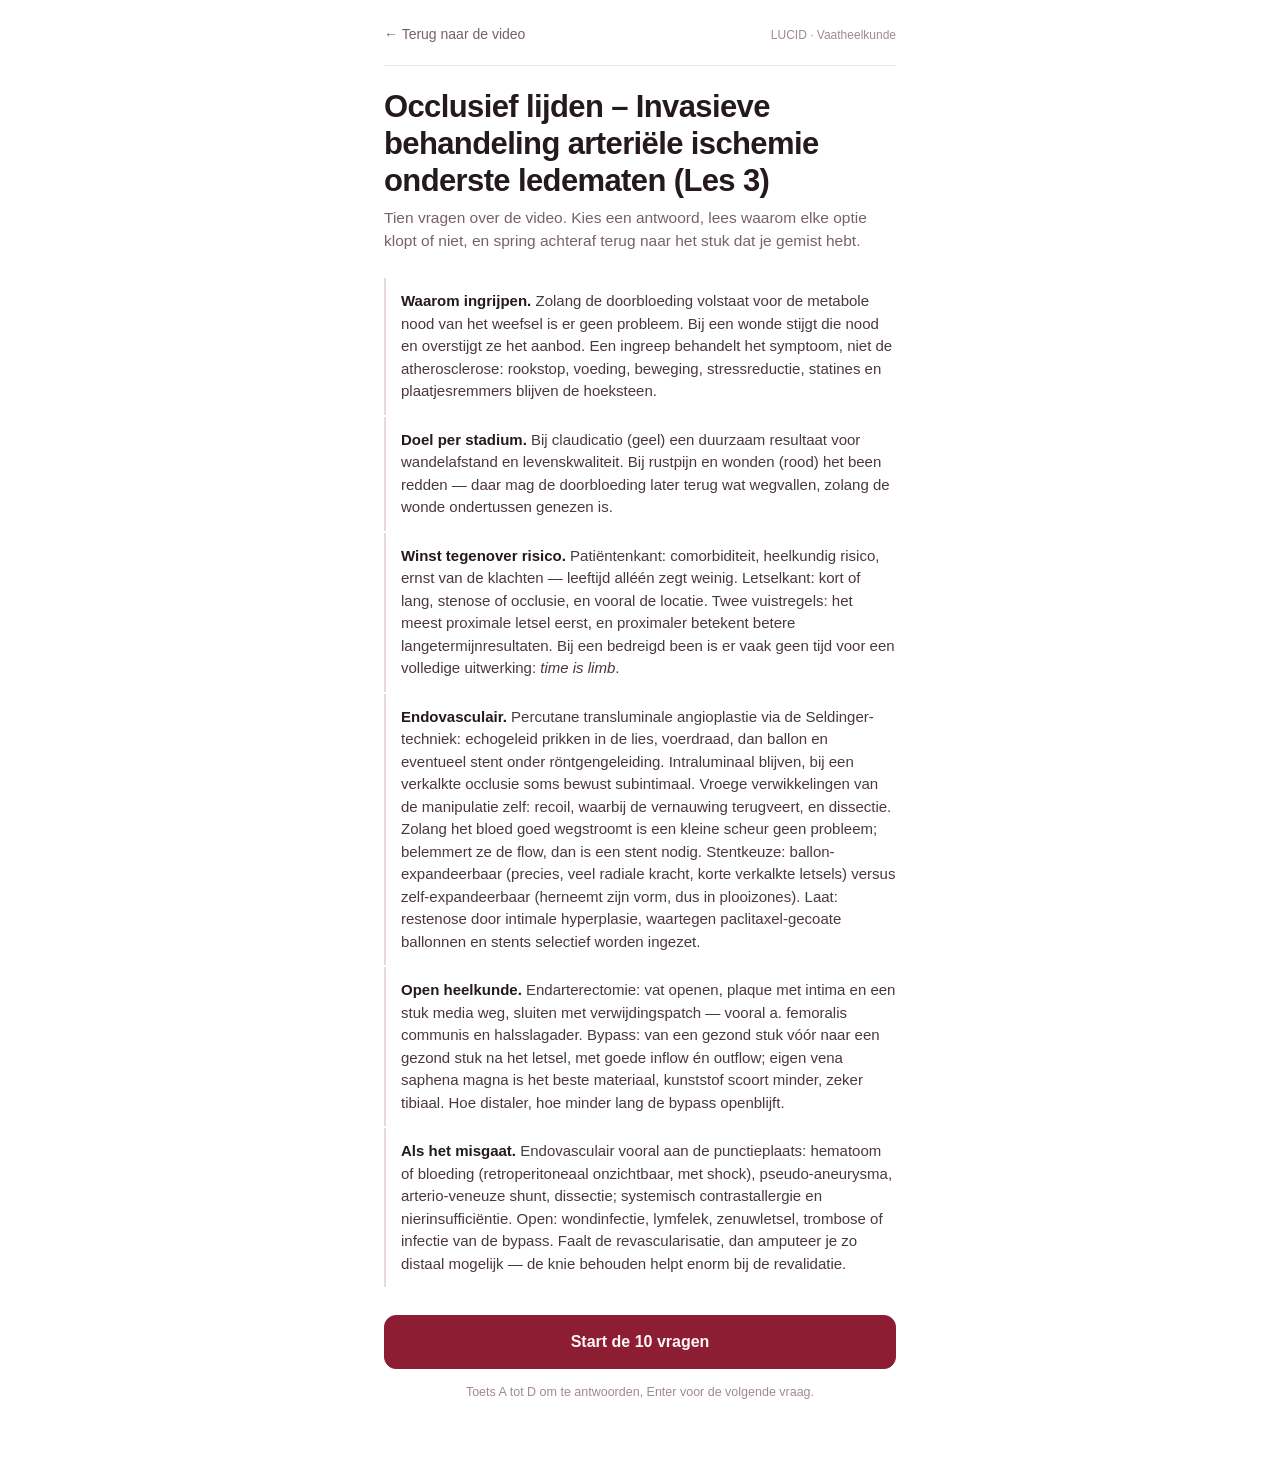
<file: les3.html>
<!DOCTYPE html>
<html lang="nl">
<head>
<meta charset="utf-8">
<meta name="viewport" content="width=device-width, initial-scale=1, viewport-fit=cover">
<title>Oefenvragen — Occlusief lijden – Invasieve behandeling arteriële ischemie onderste ledematen (Les 3)</title>
<style>
  :root{
    /* papier */
    --paper:#FFFFFF;
    --tint:#FBF6F5;
    --tint-2:#F5EBEA;
    --line:#E7DAD9;
    --line-soft:#EFE5E4;
    --text:#241A1E;
    --muted:#786169;
    /* bloed: chrome, voortgang, vignet */
    --blood:#8C1D33;
    --blood-dark:#6E1327;
    --blood-soft:#F7E9EB;
    /* geoxygeneerd: juist antwoord */
    --ok:#1C7A5B;
    --ok-soft:#E9F4EF;
    /* fout antwoord */
    --wrong:#C62B3E;
    --wrong-soft:#FDECEE;
    --r:12px;
    --pad:18px;
  }
  *{box-sizing:border-box}
  html,body{margin:0;padding:0}
  body{
    background:var(--paper);
    color:var(--text);
    font-family:-apple-system,BlinkMacSystemFont,"Segoe UI",Roboto,"Helvetica Neue",Arial,sans-serif;
    font-size:16px;
    line-height:1.5;
    -webkit-text-size-adjust:100%;
    -webkit-font-smoothing:antialiased;
  }
  .wrap{max-width:560px;margin:0 auto;padding:0 var(--pad) 56px}

  /* ---------- top bar ---------- */
  .top{
    display:flex;align-items:center;justify-content:space-between;gap:12px;
    padding:14px 0 10px;
    border-bottom:1px solid var(--line-soft);
    margin-bottom:22px;
  }
  .back{
    display:inline-flex;align-items:center;gap:8px;
    color:var(--muted);text-decoration:none;
    font-size:14px;font-weight:500;
    padding:10px 12px 10px 0;
    border-radius:var(--r);
    transition:color .15s ease;
  }
  .back:hover{color:var(--blood)}
  .brand{font-size:12px;color:#A08A90}

  /* ---------- vat als voortgangsindicator ---------- */
  .vessel{display:flex;gap:2px;height:9px;margin:0 0 8px}
  .seg{
    flex:1;background:var(--tint-2);
    transition:background .35s ease;
  }
  .seg:first-child{border-radius:6px 0 0 6px}
  .seg:last-child{border-radius:0 6px 6px 0}
  .seg.done{background:var(--blood-dark)}
  .seg.now{background:var(--blood)}
  .count{font-size:13px;color:var(--muted);margin:0 0 20px}

  /* ---------- typografie ---------- */
  h1{font-size:27px;line-height:1.2;letter-spacing:-.02em;font-weight:650;margin:0 0 6px}
  h1:focus,h2:focus{outline:none}
  .lede{color:var(--muted);margin:0 0 26px;font-size:15.5px}
  .vignette{
    font-family:Georgia,"Times New Roman",serif;
    font-size:16.5px;line-height:1.62;color:#4A3840;
    margin:0 0 14px;padding-left:14px;
    border-left:2px solid var(--blood);
  }
  .stem{font-size:19px;line-height:1.38;font-weight:600;margin:0 0 18px;letter-spacing:-.01em}

  /* ---------- recap ---------- */
  .recap{list-style:none;margin:0 0 28px;padding:0}
  .recap li{
    padding:12px 0 12px 15px;
    border-left:2px solid var(--line);
    font-size:15px;color:#4A3840;
  }
  .recap li + li{margin-top:2px}
  .recap b{color:var(--text);font-weight:600}

  /* ---------- antwoordopties ---------- */
  .opts{display:flex;flex-direction:column;gap:10px;margin:0 0 18px}
  .opt{
    display:flex;gap:12px;align-items:flex-start;
    width:100%;min-height:52px;padding:13px 14px;
    background:var(--paper);
    border:1px solid var(--line);
    border-radius:var(--r);
    color:var(--text);
    font:inherit;font-size:15.5px;line-height:1.4;
    text-align:left;cursor:pointer;
    transition:border-color .15s ease,background .15s ease;
  }
  .opt:hover:not(:disabled){border-color:#C9A9AF;background:var(--tint)}
  .opt:disabled{cursor:default}
  .key{
    flex:0 0 22px;height:22px;margin-top:1px;
    display:grid;place-items:center;
    border:1px solid var(--line);border-radius:6px;
    font-size:12px;color:var(--muted);font-variant-numeric:tabular-nums;
    transition:border-color .15s ease,color .15s ease,background .15s ease;
  }
  .opt.ok{border-color:var(--ok);background:var(--ok-soft)}
  .opt.ok .key{border-color:var(--ok);color:#FFFFFF;background:var(--ok);font-size:13px}
  .opt.bad{border-color:var(--wrong);background:var(--wrong-soft)}
  .opt.bad .key{border-color:var(--wrong);color:#FFFFFF;background:var(--wrong);font-size:13px}
  .opt.dim{opacity:.66}
  .why{margin:9px 0 0;padding:0;font-size:14px;line-height:1.5;color:var(--muted)}
  .opt.ok .why{color:#16624A}
  .opt.bad .why{color:#98202F}
  .col{display:flex;flex-direction:column;min-width:0}

  /* ---------- verdict en knoppen ---------- */
  .verdict{font-size:14.5px;font-weight:600;margin:0 0 14px}
  .verdict.good{color:var(--ok)}
  .verdict.poor{color:var(--wrong)}
  .btn{
    display:inline-flex;align-items:center;justify-content:center;
    width:100%;min-height:52px;padding:14px 20px;
    border-radius:var(--r);border:1px solid transparent;
    font:inherit;font-size:16px;font-weight:600;
    cursor:pointer;text-decoration:none;
    transition:background .15s ease,border-color .15s ease,color .15s ease;
  }
  .btn-primary{background:var(--blood);color:#FFF8F9;border-color:var(--blood)}
  .btn-primary:hover{background:var(--blood-dark);border-color:var(--blood-dark)}
  .btn-ghost{background:var(--paper);color:var(--text);border-color:var(--line)}
  .btn-ghost:hover{border-color:#C9A9AF;background:var(--tint)}
  .btn + .btn{margin-top:10px}
  .hint{font-size:12.5px;color:#A08A90;margin:14px 0 0;text-align:center}

  /* ---------- eindscherm ---------- */
  .score{display:flex;align-items:baseline;gap:12px;padding:20px 0 4px}
  .score b{font-size:44px;font-weight:650;letter-spacing:-.03em;line-height:1;color:var(--blood)}
  .score span{font-size:15px;color:var(--muted)}
  .msg{color:#4A3840;margin:8px 0 26px;font-size:15.5px}
  .review{margin:0 0 24px}
  .review h2{font-size:15px;font-weight:600;color:var(--muted);margin:0 0 12px}
  .miss{
    background:var(--tint);border:1px solid var(--line);
    border-radius:var(--r);padding:14px;margin-bottom:10px;
  }
  .miss p{margin:0 0 6px;font-size:15px;line-height:1.4;font-weight:600}
  .miss .fix{margin:0 0 12px;font-size:14px;color:var(--muted);line-height:1.5}
  .miss .fix em{color:#16624A;font-style:normal}
  .jump{
    display:inline-flex;align-items:center;gap:8px;
    min-height:44px;padding:10px 14px;
    background:var(--paper);
    border:1px solid var(--line);border-radius:10px;
    color:var(--text);text-decoration:none;font-size:14px;font-weight:500;
    transition:border-color .15s ease,background .15s ease;
  }
  .jump:hover{border-color:var(--blood);background:var(--blood-soft)}
  .dot{width:7px;height:7px;border-radius:50%;background:var(--blood);flex:0 0 auto}

  :focus-visible{outline:2px solid var(--blood-dark);outline-offset:2px;border-radius:4px}

  @media (prefers-reduced-motion:reduce){*{transition:none !important;animation:none !important}}
  @media (min-width:600px){:root{--pad:24px} h1{font-size:31px}}
</style>
</head>
<body>

<div class="wrap">
  <div class="top">
    <a class="back" id="backLink" href="#" target="_blank" rel="noopener">← Terug naar de video</a>
    <span class="brand">LUCID · Vaatheelkunde</span>
  </div>
  <main id="app"></main>
</div>

<script>
/* =========================================================================
   INHOUD — hier pas je alles aan. De renderlogica eronder blijft ongemoeid.

   t = het moment in de video waar het juiste antwoord gezegd wordt.
       Schrijf het als "m:ss" of "u:mm:ss" (bv. "4:35"), of als een
       getal in seconden (bv. 275). Beide werken.

   De volgorde van de opties wordt bij het starten altijd door elkaar
   gehusseld, dus de plaats van het juiste antwoord in deze lijst is
   voor de student niet zichtbaar.
   ========================================================================= */

const QUIZ = {
  videoUrl: "https://youtu.be/p_fZCy7qQqA",
  title: "Occlusief lijden – Invasieve behandeling arteriële ischemie onderste ledematen (Les 3)",
  lede: "Tien vragen over de video. Kies een antwoord, lees waarom elke optie klopt of niet, en spring achteraf terug naar het stuk dat je gemist hebt.",

  recap: [
    "<b>Waarom ingrijpen.</b> Zolang de doorbloeding volstaat voor de metabole nood van het weefsel is er geen probleem. Bij een wonde stijgt die nood en overstijgt ze het aanbod. Een ingreep behandelt het symptoom, niet de atherosclerose: rookstop, voeding, beweging, stressreductie, statines en plaatjesremmers blijven de hoeksteen.",
    "<b>Doel per stadium.</b> Bij claudicatio (geel) een duurzaam resultaat voor wandelafstand en levenskwaliteit. Bij rustpijn en wonden (rood) het been redden — daar mag de doorbloeding later terug wat wegvallen, zolang de wonde ondertussen genezen is.",
    "<b>Winst tegenover risico.</b> Patiëntenkant: comorbiditeit, heelkundig risico, ernst van de klachten — leeftijd alléén zegt weinig. Letselkant: kort of lang, stenose of occlusie, en vooral de locatie. Twee vuistregels: het meest proximale letsel eerst, en proximaler betekent betere langetermijnresultaten. Bij een bedreigd been is er vaak geen tijd voor een volledige uitwerking: <i>time is limb</i>.",
    "<b>Endovasculair.</b> Percutane transluminale angioplastie via de Seldinger-techniek: echogeleid prikken in de lies, voerdraad, dan ballon en eventueel stent onder röntgengeleiding. Intraluminaal blijven, bij een verkalkte occlusie soms bewust subintimaal. Vroege verwikkelingen van de manipulatie zelf: recoil, waarbij de vernauwing terugveert, en dissectie. Zolang het bloed goed wegstroomt is een kleine scheur geen probleem; belemmert ze de flow, dan is een stent nodig. Stentkeuze: ballon-expandeerbaar (precies, veel radiale kracht, korte verkalkte letsels) versus zelf-expandeerbaar (herneemt zijn vorm, dus in plooizones). Laat: restenose door intimale hyperplasie, waartegen paclitaxel-gecoate ballonnen en stents selectief worden ingezet.",
    "<b>Open heelkunde.</b> Endarterectomie: vat openen, plaque met intima en een stuk media weg, sluiten met verwijdingspatch — vooral a. femoralis communis en halsslagader. Bypass: van een gezond stuk vóór naar een gezond stuk na het letsel, met goede inflow én outflow; eigen vena saphena magna is het beste materiaal, kunststof scoort minder, zeker tibiaal. Hoe distaler, hoe minder lang de bypass openblijft.",
    "<b>Als het misgaat.</b> Endovasculair vooral aan de punctieplaats: hematoom of bloeding (retroperitoneaal onzichtbaar, met shock), pseudo-aneurysma, arterio-veneuze shunt, dissectie; systemisch contrastallergie en nierinsufficiëntie. Open: wondinfectie, lymfelek, zenuwletsel, trombose of infectie van de bypass. Faalt de revascularisatie, dan amputeer je zo distaal mogelijk — de knie behouden helpt enorm bij de revalidatie."
  ],

  questions: [
    {
      t: "2:33",
      vignette: "Yann rookt al zijn hele leven. Vroeger moest hij na een paar honderd meter stoppen door pijn in de kuit; nu wordt hij 's nachts wakker van pijn in zijn voet en heeft hij op zijn grote teen een wondje dat niet geneest.",
      stem: "Waarom overweeg je bij hem nú een revascularisatie?",
      options: [
        { text: "Zijn metabole nood overstijgt de doorbloeding: het weefsel heeft meer bloed nodig om de wonde te laten genezen en om zuurstof en antibiotica aan te voeren.",
          correct: true,
          why: "Juist. Zolang de doorbloeding volstaat voor wat het weefsel vraagt, is er geen probleem; de wonde verschuift precies die balans." },
        { text: "Hij is opgeschoven naar Fontaine drie tot vier, en elk stadium boven Fontaine twee is op zich al een operatie-indicatie.",
          correct: false,
          why: "Het stadium wordt hier als schakelaar gebruikt. Het beschrijft de ernst, maar de beslissing blijft een weegschaal van winst tegenover risico bij deze patiënt." },
        { text: "Omdat hij blijft roken, heeft de conservatieve behandeling geen zin meer en blijft enkel een ingreep over.",
          correct: false,
          why: "Denkfout: de conservatieve behandeling wordt afgeschreven. Rookstop, looptraining en medicatie blijven de hoeksteen, óók wanneer je invasief ingrijpt." },
        { text: "De ingreep is nodig omdat je zo de atherosclerose behandelt die zijn klachten veroorzaakt.",
          correct: false,
          why: "Een invasieve ingreep behandelt de symptomen, niet de onderliggende oorzaak: de atherosclerose blijft na de ingreep gewoon bestaan." }
      ]
    },
    {
      t: "2:01",
      vignette: "Na een geslaagde ingreep vraagt Yann of hij zijn medicatie mag afbouwen: de vernauwing is toch weggewerkt.",
      stem: "Wat antwoord je hem?",
      options: [
        { text: "De plaatjesremmer mag stoppen zodra de wonde dicht is, want die diende om de wonde te laten helen.",
          correct: false,
          why: "Verkeerde indicatie toegeschreven: de plaatjesremmer dient de systemische cardiovasculaire preventie, niet de wondheling." },
        { text: "De medische behandeling en de gezonde levensstijl blijven de hoeksteen; statines en plaatjesremmers lopen onverminderd door.",
          correct: true,
          why: "Juist. De ingreep herstelt de doorbloeding lokaal, maar de systemische atherosclerose loopt door en blijft behandeling vragen." },
        { text: "Nu de doorbloeding hersteld is, weegt rookstop niet langer zwaar door.",
          correct: false,
          why: "Net dan blijft roken de sterkste motor van verdere plaquevorming — én van het opnieuw dichtslibben van de behandelde zone." },
        { text: "Omdat de ingreep de oorzaak heeft weggenomen, volstaat opvolging zonder verdere behandeling.",
          correct: false,
          why: "De kern van de les staat omgedraaid: de ingreep pakt het symptoom aan, niet de oorzaak." }
      ]
    },
    {
      t: "2:45",
      vignette: "",
      stem: "Waarin verschilt het doel van een revascularisatie bij claudicatio van dat bij kritieke lidmaatischemie?",
      options: [
        { text: "In beide situaties is een zo lang mogelijk openblijvend resultaat de enige zinvolle maatstaf.",
          correct: false,
          why: "Bij een bedreigd been telt vooral of de wonde binnen dat venster geneest; een later verlies van doorbloeding is dan aanvaardbaar." },
        { text: "Bij claudicatio grijp je in om amputatie te voorkomen, bij kritieke ischemie om de wandelafstand te verbeteren.",
          correct: false,
          why: "De twee doelstellingen staan omgewisseld: amputatiepreventie hoort bij de rode zone, wandelafstand bij de gele." },
        { text: "Bij claudicatio mik je op een duurzaam resultaat voor wandelafstand en levenskwaliteit; bij rustpijn en wonden is het doel het been redden, en mag de doorbloeding later terug wat wegvallen zolang de wonde ondertussen genezen is.",
          correct: true,
          why: "Juist. Het eindpunt verschuift van duurzaamheid naar wondheling zodra het been bedreigd is." },
        { text: "Bij kritieke lidmaatischemie is een resultaat dat na verloop van tijd terugvalt per definitie een mislukking.",
          correct: false,
          why: "Te streng geredeneerd: is de wonde genezen vóór de doorbloeding terugvalt, dan heeft de ingreep zijn doel bereikt." }
      ]
    },
    {
      t: "3:50",
      vignette: "Een fitte 82-jarige met een bedreigd been heeft zowel een korte stenose in de a. iliaca als een lang occlusietraject in de a. femoralis superficialis.",
      stem: "Welke uitspraak past bij de manier waarop je hier je strategie bepaalt?",
      options: [
        { text: "Je behandelt het meest proximale letsel eerst, en de langetermijnresultaten zijn beter naarmate het letsel proximaler ligt.",
          correct: true,
          why: "Juist. Dat zijn de twee vuistregels aan de letselkant, en ze wijzen hier allebei naar de iliacale stenose." },
        { text: "Op 82 jaar weegt de leeftijd zo zwaar door dat een invasieve aanpak vervalt.",
          correct: false,
          why: "Leeftijd alléén zegt weinig: een fitte tachtiger kan sterker zijn dan een zieke vijftiger. Comorbiditeit en heelkundig risico wegen, niet het geboortejaar." },
        { text: "Je pakt eerst het langste, meest distale letsel aan, want daar zit de grootste weerstand.",
          correct: false,
          why: "Vuistregel omgekeerd: zonder goede aanvoer van bovenaf heeft een distale reconstructie weinig kans om open te blijven." },
        { text: "Bij een bedreigd been neem je eerst de tijd voor een volledige, uitgebreide uitwerking vóór je een strategie kiest.",
          correct: false,
          why: "Hier geldt 'time is limb': bij kritieke lidmaatischemie is er vaak geen tijd voor een volledige work-up en beoordeel je snel welke strategie haalbaar is." }
      ]
    },
    {
      t: "5:04",
      vignette: "Tijdens een ballondilatatie van een volledig verstopt, sterk verkalkt vatsegment lukt het niet om intraluminaal te blijven; de operator kiest bewust voor een subintimaal traject.",
      stem: "Wat gebeurt er dan?",
      options: [
        { text: "De toegang tot het vat wordt subintimaal aangeprikt in plaats van percutaan met de Seldinger-techniek.",
          correct: false,
          why: "Access en passage worden verward: de toegang gebeurt echogeleid percutaan in de lies via Seldinger; 'subintimaal' slaat op het traject ter hoogte van het letsel." },
        { text: "Er wordt tussen de vaatlagen een tweede lumen gecreëerd, waarna men verderop weer in het echte lumen uitkomt.",
          correct: true,
          why: "Juist. Het is een bewuste omweg langs buiten de intima, met heringang in het ware lumen voorbij de occlusie." },
        { text: "Het is per definitie een verwikkeling die altijd met een stent moet worden afgedekt.",
          correct: false,
          why: "Een bewuste techniek wordt hier als ongeval gelezen. Een stent is pas nodig wanneer de flow effectief belemmerd wordt." },
        { text: "De voerdraad blijft binnen het lumen en de ballon duwt de plaque enkel tegen de wand.",
          correct: false,
          why: "Dat beschrijft net de intraluminale route die je normaal nastreeft, en die hier precies niet lukte." }
      ]
    },
    {
      t: "5:30",
      vignette: "Je plant een endovasculaire behandeling van een letsel in de arteria femoralis superficialis, een vat dat blootstaat aan uitwendige compressie en aan buigbewegingen.",
      stem: "Welk stenttype past hier, en om welke reden?",
      options: [
        { text: "Een ballon-expandeerbare stent, want de hoge radiale kracht vangt de compressie op.",
          correct: false,
          why: "Radiale kracht en compressietolerantie worden verward: op zo'n plaats kan een ballon-expandeerbare stent platgedrukt worden, en hij herneemt zijn vorm dan niet." },
        { text: "Een ballon-expandeerbare stent, want die is preciezer te plaatsen.",
          correct: false,
          why: "De eigenschap klopt, maar het is hier het verkeerde criterium. Ballon-expandeerbaar hoort bij korte, verkalkte letsels op plaatsen waar geen compressie speelt." },
        { text: "Een zelf-expandeerbare stent, want die herneemt zijn vorm na compressie.",
          correct: true,
          why: "Juist. Daarom wordt dit type gebruikt waar compressie mogelijk is, zoals de a. femoralis superficialis of de a. iliaca externa. De prijs is minder radiale kracht en minder precisie bij het plaatsen." },
        { text: "Een zelf-expandeerbare stent, want dat type levert meer radiale kracht en is preciezer te positioneren.",
          correct: false,
          why: "Goede keuze, verkeerde motivering: een zelf-expandeerbare stent geeft juist minder radiale kracht en is minder precies te plaatsen." }
      ]
    },
    {
      t: "6:05",
      vignette: "",
      stem: "Welke uitspraak over restenose en drug-eluting materiaal is juist?",
      options: [
        { text: "Restenose door intimale hyperplasie treedt binnen enkele uren tot dagen na de ingreep op.",
          correct: false,
          why: "Tijdvenster verward met de vroege verwikkelingen: recoil en dissectie spelen onmiddellijk, intimale hyperplasie vernauwt het lumen pas na weken tot maanden." },
        { text: "Recoil is de laattijdige vorm van restenose en wordt door de coating voorkomen.",
          correct: false,
          why: "Recoil is net het onmiddellijk terugveren van de vernauwing en wordt met een stent opgevangen, niet met een anti-proliferatief geneesmiddel." },
        { text: "Omdat drug-eluting materiaal de restenose vermindert, is de winst op levenskwaliteit daarmee ook aangetoond.",
          correct: false,
          why: "Sprong van een technisch naar een klinisch eindpunt: het effect op restenose is duidelijk, het voordeel op quality of life blijft betwist." },
        { text: "Restenose ontstaat na weken tot maanden door intimale hyperplasie, een wondhelingsreactie van de vaatwand; paclitaxel-gecoate ballonnen en stents remmen die proliferatie en worden selectief, niet routinematig, gebruikt.",
          correct: true,
          why: "Juist. Het mechanisme, het tijdsverloop en de terughoudende indicatiestelling zitten hier alle drie correct in." }
      ]
    },
    {
      t: "7:06",
      vignette: "Bij een patiënt zit een kort, verkalkt letsel ter hoogte van de arteria femoralis communis.",
      stem: "Welke uitspraak over een endarterectomie klopt hier?",
      options: [
        { text: "Je opent het bloedvat, verwijdert lokaal de plaque met de intima en een stuk media, en sluit met een verwijdingspatch; de a. femoralis communis en de halsslagader zijn de voornaamste indicaties.",
          correct: true,
          why: "Juist. Het eigen vat blijft behouden en wordt met een patch verwijd gesloten." },
        { text: "Bij een endarterectomie wordt het aangetaste vatsegment vervangen door een prothese.",
          correct: false,
          why: "Verward met een interpositie of bypass: bij een endarterectomie blijft het eigen bloedvat ter plaatse." },
        { text: "Omdat er geen vreemd materiaal aan te pas komt, is infectie hier geen aandachtspunt.",
          correct: false,
          why: "Twee fouten in één: de patch ís materiaal, en de lies is net de plaats waar lymfelek en infectie dreigen. Elk vreemd materiaal, ook een stent, draagt dat risico." },
        { text: "Het voordeel van de techniek is dat er nadien geen inflammatoire reactie met hernieuwde vernauwing kan optreden.",
          correct: false,
          why: "Dat is juist het gekende nadeel van een endarterectomie, geen voordeel." }
      ]
    },
    {
      t: "7:44",
      vignette: "Bij een patiënt met een bedreigd been, een goede algemene toestand en een bruikbare vena saphena magna overweeg je meteen een bypass naar een onderbeenvat.",
      stem: "Welke uitspraak over deze bypass is juist?",
      options: [
        { text: "De vena saphena magna is hier ongeschikt omdat ze kleppen bevat.",
          correct: false,
          why: "Klassieke valkuil: de kleppen vormen geen beletsel — de vene wordt omgekeerd of de kleppen worden onbruikbaar gemaakt. De VSM blijft het beste materiaal." },
        { text: "Hoe distaler de aanhechting, hoe langer de bypass openblijft, want daar is het vat minder aangetast.",
          correct: false,
          why: "Omgekeerd: distaler is het doelvat smaller, het traject langer en de flow trager, dus blijft de bypass minder lang open. Tot aan de enkel doe je dat bijna enkel wanneer het been anders verloren gaat." },
        { text: "Een goede outflow weegt minder zwaar dan een goede inflow, want de aanvoer bepaalt de flow.",
          correct: false,
          why: "Beide zijn voorwaarden: het bloed moet ook goed kúnnen wegstromen, anders tromboseert de bypass." },
        { text: "De eigen vena saphena magna geniet de voorkeur: minste kans op infectie en de langste patency, zeker in de kleinere tibiale vaten.",
          correct: true,
          why: "Juist. Kunststof zoals Dacron of Goretex is een alternatief, maar scoort qua patency minder, en dat verschil is het grootst distaal." }
      ]
    },
    {
      t: "8:47",
      vignette: "",
      stem: "Welke uitspraak over de verwikkelingen van deze ingrepen is juist?",
      options: [
        { text: "Een pseudo-aneurysma is een verwijding waarbij de drie vaatlagen intact blijven.",
          correct: false,
          why: "Dat is de definitie van een echt aneurysma. Een pseudo-aneurysma is net een uitstulping zónder eigen vaatwand." },
        { text: "Een bloeding aan de punctieplaats die zich retroperitoneaal uitbreidt, kan uitwendig onzichtbaar blijven en zich pas met shock aandienen.",
          correct: true,
          why: "Juist. Precies daarom is een normaal ogende lies bij een hypotensieve patiënt na een punctie geen geruststelling." },
        { text: "Zwarte stoelgang bij iemand met een aortaprothese wijst zelden op een vaatprobleem.",
          correct: false,
          why: "Dit is net het alarmsignaal van een aorto-enterische fistel, in ernstige gevallen met bloedbraken." },
        { text: "Faalt de revascularisatie, dan ampute je best hoog boven de knie, zodat de stomp zeker geneest.",
          correct: false,
          why: "Je amputeert net zo distaal mogelijk: de knie behouden helpt enorm bij de revalidatie, en de beslissing verloopt multidisciplinair." }
      ]
    }
  ]
};

/* =========================================================================
   RENDERLOGICA — hieronder staat geen inhoud meer.
   ========================================================================= */

(function () {
  "use strict";

  var app = document.getElementById("app");
  var backLink = document.getElementById("backLink");
  backLink.href = QUIZ.videoUrl;

  var state = { order: [], optOrder: [], current: 0, answers: [], started: false };
  var LETTERS = "ABCDEFGH";

  function label(i) { return LETTERS.charAt(i) || String(i + 1); }

  function shuffle(arr) {
    var a = arr.slice();
    for (var i = a.length - 1; i > 0; i--) {
      var j = Math.floor(Math.random() * (i + 1));
      var t = a[i]; a[i] = a[j]; a[j] = t;
    }
    return a;
  }
  function range(n) { var a = []; for (var i = 0; i < n; i++) a.push(i); return a; }
  function esc(s) {
    return String(s).replace(/&/g, "&amp;").replace(/</g, "&lt;").replace(/>/g, "&gt;");
  }
  /* accepteert 275, "4:35" of "1:04:35" */
  function toSeconds(t) {
    if (typeof t === "number") return Math.max(0, Math.round(t));
    var parts = String(t).trim().split(":").map(function (p) { return parseInt(p, 10) || 0; });
    var s = 0;
    for (var i = 0; i < parts.length; i++) s = s * 60 + parts[i];
    return Math.max(0, s);
  }
  function videoAt(t) {
    var sep = QUIZ.videoUrl.indexOf("?") === -1 ? "?" : "&";
    return QUIZ.videoUrl + sep + "t=" + toSeconds(t);
  }
  function focusFirst() {
    var h = app.querySelector("[data-focus]");
    if (h) { h.setAttribute("tabindex", "-1"); h.focus({ preventScroll: true }); }
    window.scrollTo(0, 0);
  }

  /* ---------- startscherm ---------- */
  function renderStart() {
    var items = QUIZ.recap.map(function (r) { return "<li>" + r + "</li>"; }).join("");
    app.innerHTML =
      '<h1 data-focus>' + esc(QUIZ.title) + '</h1>' +
      '<p class="lede">' + esc(QUIZ.lede) + '</p>' +
      '<ul class="recap">' + items + '</ul>' +
      '<button class="btn btn-primary" id="start">Start de ' + QUIZ.questions.length + ' vragen</button>' +
      '<p class="hint">Toets A tot D om te antwoorden, Enter voor de volgende vraag.</p>';
    document.getElementById("start").addEventListener("click", function () { begin(false); });
    focusFirst();
  }

  /* vragen in vaste volgorde bij de eerste beurt, willekeurig bij een nieuwe
     poging; de opties worden altijd gehusseld */
  function begin(randomiseQuestions) {
    var n = QUIZ.questions.length;
    state.order = randomiseQuestions ? shuffle(range(n)) : range(n);
    state.optOrder = state.order.map(function (qi) {
      return shuffle(range(QUIZ.questions[qi].options.length));
    });
    state.answers = new Array(n).fill(null);
    state.current = 0;
    state.started = true;
    renderQuestion();
  }

  /* ---------- vraagscherm ---------- */
  function renderQuestion() {
    var pos = state.current;
    var q = QUIZ.questions[state.order[pos]];
    var oo = state.optOrder[pos];
    var total = state.order.length;

    var segs = "";
    for (var s = 0; s < total; s++) {
      var cls = s < pos ? "seg done" : (s === pos ? "seg now" : "seg");
      segs += '<div class="' + cls + '"></div>';
    }

    var opts = oo.map(function (oi, idx) {
      var o = q.options[oi];
      return '<button class="opt" data-idx="' + idx + '" data-opt="' + oi + '">' +
               '<span class="key">' + label(idx) + '</span>' +
               '<span class="col"><span>' + esc(o.text) + '</span>' +
               '<span class="why" hidden></span></span>' +
             '</button>';
    }).join("");

    app.innerHTML =
      '<div class="vessel" role="presentation">' + segs + '</div>' +
      '<p class="count">Vraag ' + (pos + 1) + ' van ' + total + '</p>' +
      (q.vignette ? '<p class="vignette">' + esc(q.vignette) + '</p>' : '') +
      '<h2 class="stem" data-focus>' + esc(q.stem) + '</h2>' +
      '<div class="opts" id="opts">' + opts + '</div>' +
      '<p class="verdict" id="verdict" aria-live="polite"></p>' +
      '<div id="actions"></div>';

    Array.prototype.slice.call(app.querySelectorAll(".opt")).forEach(function (b) {
      b.addEventListener("click", function () { answer(parseInt(b.dataset.opt, 10)); });
    });
    focusFirst();
  }

  function answer(chosenOpt) {
    var pos = state.current;
    if (state.answers[pos] !== null) return;
    state.answers[pos] = chosenOpt;

    var q = QUIZ.questions[state.order[pos]];
    var isRight = q.options[chosenOpt].correct === true;
    var buttons = Array.prototype.slice.call(app.querySelectorAll(".opt"));
    var correctIdx = 0;

    buttons.forEach(function (b, i) {
      var oi = parseInt(b.dataset.opt, 10);
      var o = q.options[oi];
      b.disabled = true;
      if (o.correct) { b.classList.add("ok"); correctIdx = i; }
      else if (oi === chosenOpt) b.classList.add("bad");
      else b.classList.add("dim");
      var key = b.querySelector(".key");
      if (o.correct) key.textContent = "\u2713";
      else if (oi === chosenOpt) key.textContent = "\u2715";
      var why = b.querySelector(".why");
      why.textContent = o.why;
      why.hidden = false;
    });

    var v = document.getElementById("verdict");
    v.className = "verdict " + (isRight ? "good" : "poor");
    v.textContent = isRight ? "Juist." : "Fout — het juiste antwoord is optie " + label(correctIdx) + ".";

    var last = pos === state.order.length - 1;
    document.getElementById("actions").innerHTML =
      '<button class="btn btn-primary" id="next">' + (last ? "Bekijk je resultaat" : "Volgende vraag") + '</button>';
    var next = document.getElementById("next");
    next.addEventListener("click", advance);
    next.focus({ preventScroll: true });
  }

  function advance() {
    if (state.current === state.order.length - 1) renderResults();
    else { state.current++; renderQuestion(); }
  }

  /* ---------- eindscherm ---------- */
  function renderResults() {
    state.started = false;
    var total = state.order.length;
    var wrong = [];
    var score = 0;

    state.order.forEach(function (qi, pos) {
      var q = QUIZ.questions[qi];
      var chosen = state.answers[pos];
      if (chosen !== null && q.options[chosen].correct) score++;
      else wrong.push(q);
    });

    var pct = Math.round((score / total) * 100);
    var msg = pct === 100 ? "Alles juist. Deze les zit."
            : pct >= 75 ? "Stevige basis. Neem de misgelopen stukjes nog eens door."
            : pct >= 50 ? "De helft zit er. De fragmenten hieronder zijn je snelste winst."
            : "Nog wat werk. Bekijk de aangeduide stukken opnieuw en probeer daarna nog eens.";

    var reviewHtml = "";
    if (wrong.length) {
      reviewHtml = '<div class="review"><h2>Wat nog niet zat</h2>' +
        wrong.map(function (q) {
          var right = q.options.filter(function (o) { return o.correct; })[0];
          return '<div class="miss">' +
                   '<p>' + esc(q.stem) + '</p>' +
                   '<p class="fix"><em>' + esc(right.text) + '</em></p>' +
                   '<a class="jump" href="' + videoAt(q.t) + '" target="_blank" rel="noopener">' +
                     '<span class="dot"></span>Bekijk dit stuk opnieuw</a>' +
                 '</div>';
        }).join("") + '</div>';
    }

    app.innerHTML =
      '<h1 data-focus>Resultaat</h1>' +
      '<div class="score"><b>' + score + '/' + total + '</b><span>' + pct + '% juist</span></div>' +
      '<p class="msg">' + esc(msg) + '</p>' +
      reviewHtml +
      '<button class="btn btn-primary" id="again">Opnieuw proberen</button>' +
      '<a class="btn btn-ghost" href="' + QUIZ.videoUrl + '" target="_blank" rel="noopener">Terug naar de video</a>';

    document.getElementById("again").addEventListener("click", function () { begin(true); });
    focusFirst();
  }

  /* ---------- toetsenbord ---------- */
  document.addEventListener("keydown", function (e) {
    if (!state.started) return;
    if (e.target && (e.target.tagName === "A" || e.target.id === "next")) return;
    var pos = state.current;
    var answered = state.answers[pos] !== null;

    if (!answered) {
      var idx = -1;
      if (e.key >= "1" && e.key <= "9") idx = parseInt(e.key, 10) - 1;
      else if (e.key.length === 1) idx = LETTERS.indexOf(e.key.toUpperCase());
      if (idx >= 0) {
        var b = app.querySelector('.opt[data-idx="' + idx + '"]');
        if (b) { e.preventDefault(); answer(parseInt(b.dataset.opt, 10)); return; }
      }
    }
    if (e.key === "Enter" && answered) { e.preventDefault(); advance(); }
  });

  renderStart();
})();
</script>
</body>
</html>
</file>
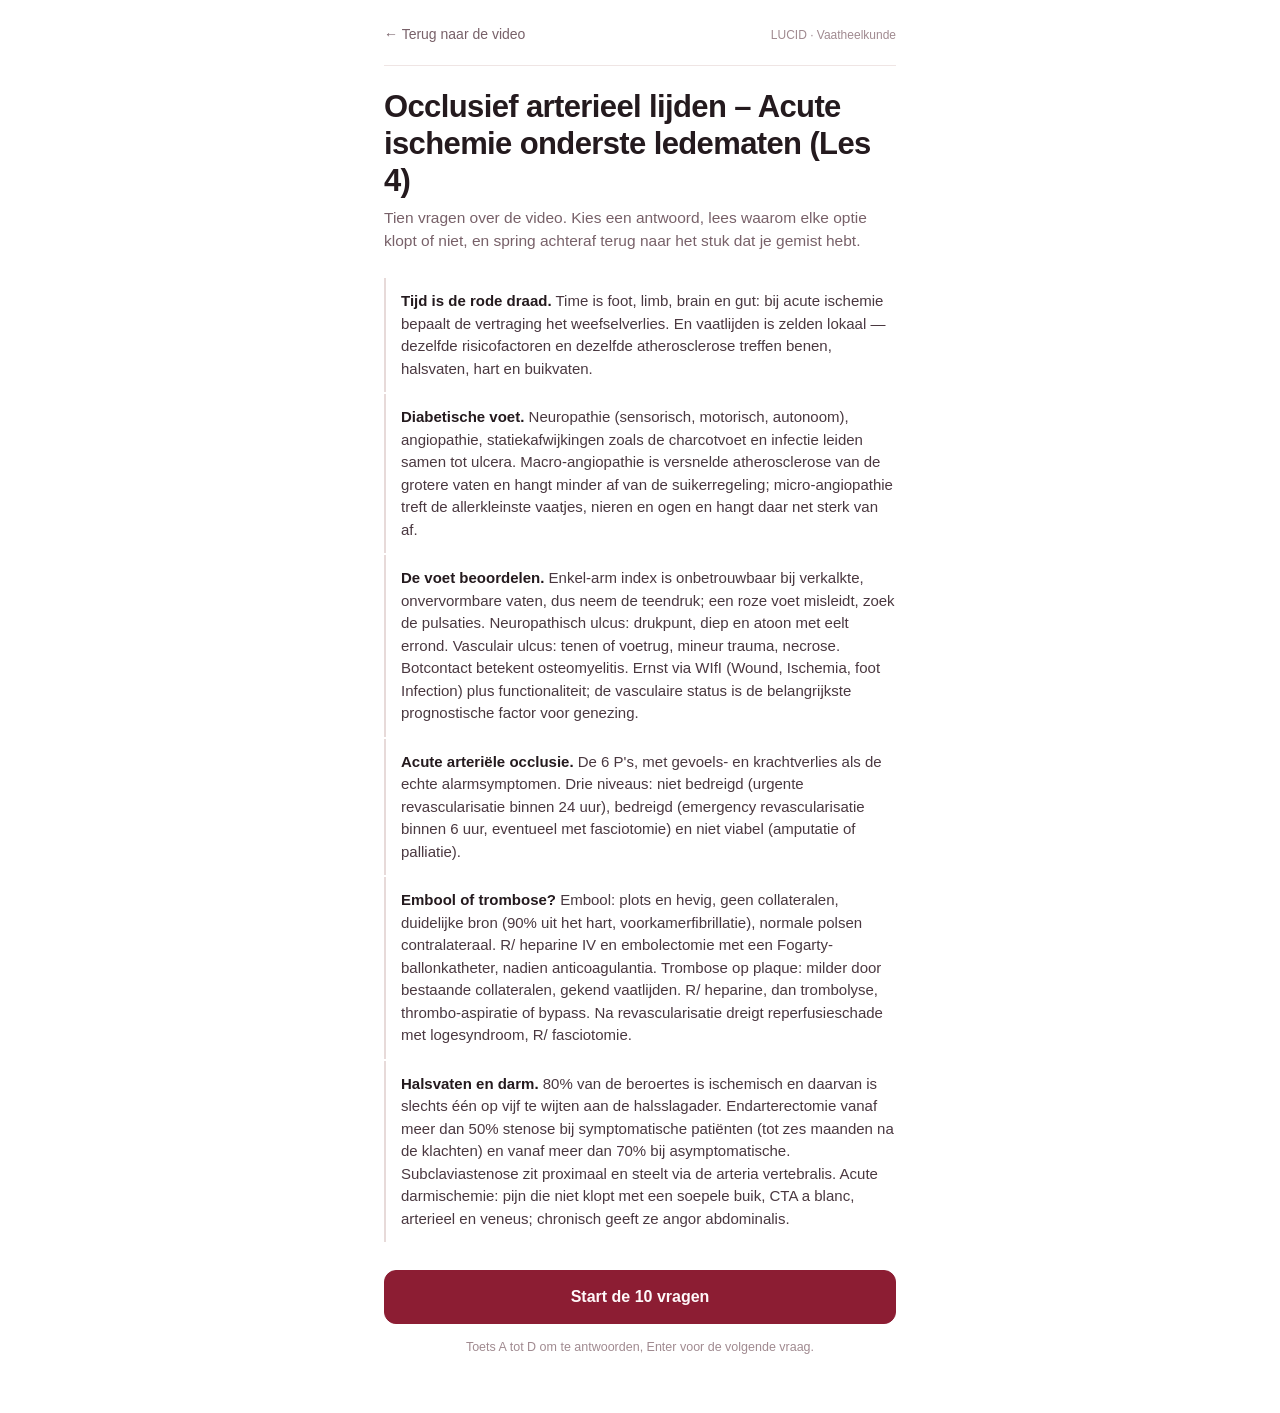
<file: les4.html>
<!DOCTYPE html>
<html lang="nl">
<head>
<meta charset="utf-8">
<meta name="viewport" content="width=device-width, initial-scale=1, viewport-fit=cover">
<title>Oefenvragen — Occlusief arterieel lijden – Acute ischemie onderste ledematen (Les 4)</title>
<style>
  :root{
    /* papier */
    --paper:#FFFFFF;
    --tint:#FBF6F5;
    --tint-2:#F5EBEA;
    --line:#E7DAD9;
    --line-soft:#EFE5E4;
    --text:#241A1E;
    --muted:#786169;
    /* bloed: chrome, voortgang, vignet */
    --blood:#8C1D33;
    --blood-dark:#6E1327;
    --blood-soft:#F7E9EB;
    /* geoxygeneerd: juist antwoord */
    --ok:#1C7A5B;
    --ok-soft:#E9F4EF;
    /* fout antwoord */
    --wrong:#C62B3E;
    --wrong-soft:#FDECEE;
    --r:12px;
    --pad:18px;
  }
  *{box-sizing:border-box}
  html,body{margin:0;padding:0}
  body{
    background:var(--paper);
    color:var(--text);
    font-family:-apple-system,BlinkMacSystemFont,"Segoe UI",Roboto,"Helvetica Neue",Arial,sans-serif;
    font-size:16px;
    line-height:1.5;
    -webkit-text-size-adjust:100%;
    -webkit-font-smoothing:antialiased;
  }
  .wrap{max-width:560px;margin:0 auto;padding:0 var(--pad) 56px}

  /* ---------- top bar ---------- */
  .top{
    display:flex;align-items:center;justify-content:space-between;gap:12px;
    padding:14px 0 10px;
    border-bottom:1px solid var(--line-soft);
    margin-bottom:22px;
  }
  .back{
    display:inline-flex;align-items:center;gap:8px;
    color:var(--muted);text-decoration:none;
    font-size:14px;font-weight:500;
    padding:10px 12px 10px 0;
    border-radius:var(--r);
    transition:color .15s ease;
  }
  .back:hover{color:var(--blood)}
  .brand{font-size:12px;color:#A08A90}

  /* ---------- vat als voortgangsindicator ---------- */
  .vessel{display:flex;gap:2px;height:9px;margin:0 0 8px}
  .seg{
    flex:1;background:var(--tint-2);
    transition:background .35s ease;
  }
  .seg:first-child{border-radius:6px 0 0 6px}
  .seg:last-child{border-radius:0 6px 6px 0}
  .seg.done{background:var(--blood-dark)}
  .seg.now{background:var(--blood)}
  .count{font-size:13px;color:var(--muted);margin:0 0 20px}

  /* ---------- typografie ---------- */
  h1{font-size:27px;line-height:1.2;letter-spacing:-.02em;font-weight:650;margin:0 0 6px}
  h1:focus,h2:focus{outline:none}
  .lede{color:var(--muted);margin:0 0 26px;font-size:15.5px}
  .vignette{
    font-family:Georgia,"Times New Roman",serif;
    font-size:16.5px;line-height:1.62;color:#4A3840;
    margin:0 0 14px;padding-left:14px;
    border-left:2px solid var(--blood);
  }
  .stem{font-size:19px;line-height:1.38;font-weight:600;margin:0 0 18px;letter-spacing:-.01em}

  /* ---------- recap ---------- */
  .recap{list-style:none;margin:0 0 28px;padding:0}
  .recap li{
    padding:12px 0 12px 15px;
    border-left:2px solid var(--line);
    font-size:15px;color:#4A3840;
  }
  .recap li + li{margin-top:2px}
  .recap b{color:var(--text);font-weight:600}

  /* ---------- antwoordopties ---------- */
  .opts{display:flex;flex-direction:column;gap:10px;margin:0 0 18px}
  .opt{
    display:flex;gap:12px;align-items:flex-start;
    width:100%;min-height:52px;padding:13px 14px;
    background:var(--paper);
    border:1px solid var(--line);
    border-radius:var(--r);
    color:var(--text);
    font:inherit;font-size:15.5px;line-height:1.4;
    text-align:left;cursor:pointer;
    transition:border-color .15s ease,background .15s ease;
  }
  .opt:hover:not(:disabled){border-color:#C9A9AF;background:var(--tint)}
  .opt:disabled{cursor:default}
  .key{
    flex:0 0 22px;height:22px;margin-top:1px;
    display:grid;place-items:center;
    border:1px solid var(--line);border-radius:6px;
    font-size:12px;color:var(--muted);font-variant-numeric:tabular-nums;
    transition:border-color .15s ease,color .15s ease,background .15s ease;
  }
  .opt.ok{border-color:var(--ok);background:var(--ok-soft)}
  .opt.ok .key{border-color:var(--ok);color:#FFFFFF;background:var(--ok);font-size:13px}
  .opt.bad{border-color:var(--wrong);background:var(--wrong-soft)}
  .opt.bad .key{border-color:var(--wrong);color:#FFFFFF;background:var(--wrong);font-size:13px}
  .opt.dim{opacity:.66}
  .why{margin:9px 0 0;padding:0;font-size:14px;line-height:1.5;color:var(--muted)}
  .opt.ok .why{color:#16624A}
  .opt.bad .why{color:#98202F}
  .col{display:flex;flex-direction:column;min-width:0}

  /* ---------- verdict en knoppen ---------- */
  .verdict{font-size:14.5px;font-weight:600;margin:0 0 14px}
  .verdict.good{color:var(--ok)}
  .verdict.poor{color:var(--wrong)}
  .btn{
    display:inline-flex;align-items:center;justify-content:center;
    width:100%;min-height:52px;padding:14px 20px;
    border-radius:var(--r);border:1px solid transparent;
    font:inherit;font-size:16px;font-weight:600;
    cursor:pointer;text-decoration:none;
    transition:background .15s ease,border-color .15s ease,color .15s ease;
  }
  .btn-primary{background:var(--blood);color:#FFF8F9;border-color:var(--blood)}
  .btn-primary:hover{background:var(--blood-dark);border-color:var(--blood-dark)}
  .btn-ghost{background:var(--paper);color:var(--text);border-color:var(--line)}
  .btn-ghost:hover{border-color:#C9A9AF;background:var(--tint)}
  .btn + .btn{margin-top:10px}
  .hint{font-size:12.5px;color:#A08A90;margin:14px 0 0;text-align:center}

  /* ---------- eindscherm ---------- */
  .score{display:flex;align-items:baseline;gap:12px;padding:20px 0 4px}
  .score b{font-size:44px;font-weight:650;letter-spacing:-.03em;line-height:1;color:var(--blood)}
  .score span{font-size:15px;color:var(--muted)}
  .msg{color:#4A3840;margin:8px 0 26px;font-size:15.5px}
  .review{margin:0 0 24px}
  .review h2{font-size:15px;font-weight:600;color:var(--muted);margin:0 0 12px}
  .miss{
    background:var(--tint);border:1px solid var(--line);
    border-radius:var(--r);padding:14px;margin-bottom:10px;
  }
  .miss p{margin:0 0 6px;font-size:15px;line-height:1.4;font-weight:600}
  .miss .fix{margin:0 0 12px;font-size:14px;color:var(--muted);line-height:1.5}
  .miss .fix em{color:#16624A;font-style:normal}
  .jump{
    display:inline-flex;align-items:center;gap:8px;
    min-height:44px;padding:10px 14px;
    background:var(--paper);
    border:1px solid var(--line);border-radius:10px;
    color:var(--text);text-decoration:none;font-size:14px;font-weight:500;
    transition:border-color .15s ease,background .15s ease;
  }
  .jump:hover{border-color:var(--blood);background:var(--blood-soft)}
  .dot{width:7px;height:7px;border-radius:50%;background:var(--blood);flex:0 0 auto}

  :focus-visible{outline:2px solid var(--blood-dark);outline-offset:2px;border-radius:4px}

  @media (prefers-reduced-motion:reduce){*{transition:none !important;animation:none !important}}
  @media (min-width:600px){:root{--pad:24px} h1{font-size:31px}}
</style>
</head>
<body>

<div class="wrap">
  <div class="top">
    <a class="back" id="backLink" href="#" target="_blank" rel="noopener">← Terug naar de video</a>
    <span class="brand">LUCID · Vaatheelkunde</span>
  </div>
  <main id="app"></main>
</div>

<script>
/* =========================================================================
   INHOUD — hier pas je alles aan. De renderlogica eronder blijft ongemoeid.

   t = het moment in de video waar het juiste antwoord gezegd wordt.
       Schrijf het als "m:ss" of "u:mm:ss" (bv. "4:35"), of als een
       getal in seconden (bv. 275). Beide werken.

   De volgorde van de opties wordt bij het starten altijd door elkaar
   gehusseld, dus de plaats van het juiste antwoord in deze lijst is
   voor de student niet zichtbaar.
   ========================================================================= */

const QUIZ = {
  videoUrl: "https://youtu.be/wXQnsZVemNE",
  title: "Occlusief arterieel lijden – Acute ischemie onderste ledematen (Les 4)",
  lede: "Tien vragen over de video. Kies een antwoord, lees waarom elke optie klopt of niet, en spring achteraf terug naar het stuk dat je gemist hebt.",

  recap: [
    "<b>Tijd is de rode draad.</b> Time is foot, limb, brain en gut: bij acute ischemie bepaalt de vertraging het weefselverlies. En vaatlijden is zelden lokaal — dezelfde risicofactoren en dezelfde atherosclerose treffen benen, halsvaten, hart en buikvaten.",
    "<b>Diabetische voet.</b> Neuropathie (sensorisch, motorisch, autonoom), angiopathie, statiekafwijkingen zoals de charcotvoet en infectie leiden samen tot ulcera. Macro-angiopathie is versnelde atherosclerose van de grotere vaten en hangt minder af van de suikerregeling; micro-angiopathie treft de allerkleinste vaatjes, nieren en ogen en hangt daar net sterk van af.",
    "<b>De voet beoordelen.</b> Enkel-arm index is onbetrouwbaar bij verkalkte, onvervormbare vaten, dus neem de teendruk; een roze voet misleidt, zoek de pulsaties. Neuropathisch ulcus: drukpunt, diep en atoon met eelt errond. Vasculair ulcus: tenen of voetrug, mineur trauma, necrose. Botcontact betekent osteomyelitis. Ernst via WIfI (Wound, Ischemia, foot Infection) plus functionaliteit; de vasculaire status is de belangrijkste prognostische factor voor genezing.",
    "<b>Acute arteriële occlusie.</b> De 6 P's, met gevoels- en krachtverlies als de echte alarmsymptomen. Drie niveaus: niet bedreigd (urgente revascularisatie binnen 24 uur), bedreigd (emergency revascularisatie binnen 6 uur, eventueel met fasciotomie) en niet viabel (amputatie of palliatie).",
    "<b>Embool of trombose?</b> Embool: plots en hevig, geen collateralen, duidelijke bron (90% uit het hart, voorkamerfibrillatie), normale polsen contralateraal. R/ heparine IV en embolectomie met een Fogarty-ballonkatheter, nadien anticoagulantia. Trombose op plaque: milder door bestaande collateralen, gekend vaatlijden. R/ heparine, dan trombolyse, thrombo-aspiratie of bypass. Na revascularisatie dreigt reperfusieschade met logesyndroom, R/ fasciotomie.",
    "<b>Halsvaten en darm.</b> 80% van de beroertes is ischemisch en daarvan is slechts één op vijf te wijten aan de halsslagader. Endarterectomie vanaf meer dan 50% stenose bij symptomatische patiënten (tot zes maanden na de klachten) en vanaf meer dan 70% bij asymptomatische. Subclaviastenose zit proximaal en steelt via de arteria vertebralis. Acute darmischemie: pijn die niet klopt met een soepele buik, CTA a blanc, arterieel en veneus; chronisch geeft ze angor abdominalis."
  ],

  questions: [
    {
      t: "2:53",
      vignette: "Rita is 67 en heeft vijftien jaar diabetes. Ze voelt niets aan haar voeten, maar haar dochter zag gisteren een klein wondje onder de grote teen. De voet ziet er roze en warm uit; de enkel-arm index bedraagt 1,3.",
      stem: "Wat is de juiste lezing van deze bevindingen?",
      options: [
        { text: "De enkel-arm index is bij diabetici vaak onbetrouwbaar door verkalkte, onvervormbare vaten; neem de teendruk en zoek actief de pulsaties.",
          correct: true,
          why: "Juist. Onvervormbare vaten laten zich niet dichtdrukken en duwen de index vals omhoog; de teendruk omzeilt dat probleem." },
        { text: "Een index van 1,3 sluit relevant arterieel lijden uit, dus dit is zuiver een wondzorgprobleem.",
          correct: false,
          why: "Precies de valkuil: een hoge index wordt als geruststelling gelezen, terwijl hij bij een diabeticus net verdacht is voor mediacalcinose." },
        { text: "De roze, warme voet toont dat de doorbloeding volstaat.",
          correct: false,
          why: "Uitzicht wordt met perfusie verward. Veel diabetesvoeten zien er roze uit; laat je niet misleiden en zoek de pulsaties." },
        { text: "Omdat het wondje geen pijn doet, mag je gerust vier weken afwachten.",
          correct: false,
          why: "De pijnloosheid komt van de sensorische neuropathie en is net het alarmsignaal. Een diabeticus met een wonde zie je snel terug of stuur je onmiddellijk door — time is foot." }
      ]
    },
    {
      t: "3:13",
      vignette: "Een 63-jarige man met diabetes heeft een diep, atoon ulcus onder de kop van het eerste middenvoetsbeentje, met een dikke eeltrand errond. Bij het sonderen voel je bot.",
      stem: "Welke conclusie is correct?",
      options: [
        { text: "Dit is het beeld van een neuropathisch ulcus, en botcontact betekent osteomyelitis.",
          correct: true,
          why: "Juist. Drukpunt, diep en atoon met eelt errond is typisch neuropathisch, en sondeerbaar bot maakt osteomyelitis tot je werkhypothese." },
        { text: "Een ulcus op een drukpunt met eelt errond is typisch vasculair, en enkel bij dat type kom je bot tegen.",
          correct: false,
          why: "Twee fouten in één: het vasculaire ulcus zit aan de tenen of de voetrug en ontstaat na mineur trauma met necrose, en botcontact kan bij beide types voorkomen." },
        { text: "Er is geen necrose zichtbaar, dus arterieel lijden is uitgesloten en lokale wondzorg volstaat.",
          correct: false,
          why: "Denkfout: in de praktijk zijn de wondes vaak gemengd. Beoordeel de doorbloeding altijd apart, want de vasculaire status is de belangrijkste prognostische factor voor genezing." },
        { text: "Het eelt wijst op beginnende genezing en laat je dus best zitten.",
          correct: false,
          why: "Omgekeerd: eelt is de neerslag van aanhoudende druk. Debridement en vooral off-loading, de druk van de wonde halen, horen bij de lokale behandeling." }
      ]
    },
    {
      t: "3:40",
      vignette: "Je wil de ernst van deze voet objectiveren om vlot te kunnen doorverwijzen.",
      stem: "Waarop baseer je die inschatting?",
      options: [
        { text: "Op de WIfI-classificatie — Wound, Ischemia, foot Infection — aangevuld met de functionaliteit van de patiënt.",
          correct: true,
          why: "Juist. Die drie assen, samen met de vraag of we dit lidmaat kunnen én moeten redden, sturen de urgentie en de doorverwijzing." },
        { text: "Op de WIfI-classificatie, waarbij de I voor insuline staat en de glykemie de score bepaalt.",
          correct: false,
          why: "Letterverwarring: de I staat voor ischemie. Suiker regelen hoort bij de systemische behandeling, niet bij de ernstscore." },
        { text: "Op de classificatie van Fontaine of Rutherford.",
          correct: false,
          why: "Die zijn gemaakt voor claudicatio en kritische lidmaatischemie. Ze vatten wonde en infectie niet, en dat zijn hier net twee van de drie assen." },
        { text: "Klinisch valt dit niet in te schatten; enkel technische onderzoeken laten een ernstbepaling toe.",
          correct: false,
          why: "WIfI is juist bedoeld om aan het bed te scoren en meteen te kunnen doorverwijzen. Wachten op onderzoeken kost tijd die deze voet niet heeft." }
      ]
    },
    {
      t: "6:04",
      vignette: "Jozef, 80 jaar, zat rustig in zijn zetel toen zijn linkerbeen plots ijskoud en witbleek werd. De pijn is hevig en hij voelt zijn tenen nauwelijks. Hij is gekend met voorkamerfibrillatie, stapte tot gisteren klachtenvrij, en rechts zijn de pulsaties normaal.",
      stem: "Wat pleit hier het sterkst voor een embool eerder dan een trombose op een bestaande plaque?",
      options: [
        { text: "Het plotse, uitgesproken begin bij een blanco vaatvoorgeschiedenis, met normale polsen aan de andere zijde en een duidelijke bron.",
          correct: true,
          why: "Juist. Zonder voorafbestaande collateralen slaat de ischemie hard toe. 90% van de embolen komt uit het hart en voorkamerfibrillatie is de klassieker." },
        { text: "Dat hij weinig collateralen heeft, blijkt uit de eerder milde symptomen.",
          correct: false,
          why: "Twee dingen omgekeerd: zijn symptomen zijn net hevig, en het zijn de collateralen bij trombose die de klachten milderen." },
        { text: "De afwezigheid van claudicatio in zijn voorgeschiedenis wijst op trombose op een bestaande plaque.",
          correct: false,
          why: "Omgedraaid: bij trombose verwacht je juist gekend vaatlijden, eerdere aanduidingen van verminderde perfusie en afwijkende polsen aan de andere zijde." },
        { text: "Niets: het onderscheid is academisch, want beide worden op dezelfde manier behandeld.",
          correct: false,
          why: "Het onderscheid stuurt de behandeling. Embool: heparine IV en embolectomie met een Fogarty-ballonkatheter, nadien anticoagulantia. Trombose: heparine, dan trombolyse, thrombo-aspiratie of bypass, met aanpak van het onderliggende letsel." }
      ]
    },
    {
      t: "5:34",
      vignette: "Bij Jozef vind je beginnend gevoelsverlies en pijn bij het knijpen in de kuit. De spieren zijn nog soepel en de verkleuring is niet gefixeerd.",
      stem: "Hoe classificeer je dit been en wat is je houding?",
      options: [
        { text: "Bedreigd: emergency revascularisatie binnen 6 uur, eventueel met fasciotomie.",
          correct: true,
          why: "Juist. Gevoels- of motorische stoornissen en pijn bij het knijpen in de kuit tillen hem uit de niet-bedreigde groep en zetten de klok op zes uur." },
        { text: "Niet bedreigd: een urgente revascularisatie binnen 24 uur volstaat.",
          correct: false,
          why: "De alarmsymptomen worden gemist. Niet bedreigd betekent net geen alarmsymptomen, en gevoelsverlies is er wel degelijk." },
        { text: "Niet viabel: amputatie of palliatie.",
          correct: false,
          why: "Te zwaar ingeschat. Daarvoor heb je gefixeerde verkleuring, stijve spieren en het verdwijnen van de pijn nodig." },
        { text: "Eerst de voorkamerfibrillatie volledig uitwerken, daarna pas het been aanpakken.",
          correct: false,
          why: "Volgorde omgedraaid. Een ECG is preoperatief steeds nodig, maar het been wordt even snel behandeld; de uitwerking van de voorkamerfibrillatie kan postoperatief." }
      ]
    },
    {
      t: "7:23",
      vignette: "Een man met een koud, wit been om 8u30 wordt om 11u30 geopereerd; de embolectomie duurt twee uur en verloopt vlot. 's Avonds heeft hij opnieuw hevige pijn, een gespannen kuit en gevoelsstoornissen in de voet.",
      stem: "Wat is de meest waarschijnlijke diagnose en de behandeling?",
      options: [
        { text: "Een logesyndroom door reperfusieschade; fasciotomie.",
          correct: true,
          why: "Juist. Toxines in de bloedbaan en oedeem in de spieren zitten vast binnen de compartimenten, samen met zenuw, vene en arterie. Enkel het openen van de loges haalt de druk weg." },
        { text: "Een recidiefembool; de heparine verderzetten en morgen herevalueren.",
          correct: false,
          why: "Afwachten is hier het gevaar. Het klassieke beeld kort na een geslaagde revascularisatie is de gespannen loge, en die schade is tijdsafhankelijk." },
        { text: "Een spierhematoom door de heparine; de antistolling stoppen.",
          correct: false,
          why: "Dat dreigt retrombose van het pas geopende vat en pakt de druk in de loge niet aan." },
        { text: "Een diepe veneuze trombose; therapeutische antistolling starten.",
          correct: false,
          why: "De patiënt is al geheparineerd. Pijn, een gespannen loge en neurologische uitval vlak na revascularisatie horen bij reperfusieschade." }
      ]
    },
    {
      t: "7:49",
      vignette: "Leyla, 74 jaar, had vanmorgen een kwartier lang een scheve mondhoek en kon haar rechterarm niet optillen. Nu is alles weer normaal. Ze belt met de vraag of ze volgende week eens kan langskomen.",
      stem: "Wat doe je?",
      options: [
        { text: "Onmiddellijk doorsturen naar spoed: dit is een TIA en het risico dat het terugkeert als een echte beroerte is reëel.",
          correct: true,
          why: "Juist. Uitval korter dan 24 uur die volledig herstelt, blijft een TIA. Time is brain, ook als de klachten al over zijn." },
        { text: "Een afspraak bij de neuroloog binnen de maand plannen, nu de klachten volledig weg zijn.",
          correct: false,
          why: "Herstel wordt met veiligheid verward. Dit is precies het moment om niet te wachten." },
        { text: "Geruststellen en een extra aspirine laten nemen, met de afspraak te bellen als het opnieuw gebeurt.",
          correct: false,
          why: "Dat schuift de beslissing naar de patiënt en verliest de tijd waarin je een beroerte nog kan voorkomen." },
        { text: "Enkel een duplex van de carotiden aanvragen, want een TIA berust per definitie op een carotisstenose.",
          correct: false,
          why: "Denk breder: 80% van de beroertes is ischemisch en daarvan is slechts één op vijf te wijten aan de halsslagader. De rest komt van het hart, micro-angiopathie of elders — vandaar ook een ECG met ritmemonitoring en een echocardiografie in de uitwerking." }
      ]
    },
    {
      t: "10:16",
      vignette: "Een 68-jarige man had drie weken geleden een kortdurende blindheid aan het rechteroog. De duplex toont rechts een stenose van 60% en links een stenose van 85% zonder klachten.",
      stem: "Welk beleid past bij deze bevindingen?",
      options: [
        { text: "Beide zijden komen in aanmerking voor behandeling bovenop best medical treatment: symptomatisch vanaf meer dan 50%, asymptomatisch vanaf meer dan 70%.",
          correct: true,
          why: "Juist. Zijn amaurosis fugax dateert van minder dan zes maanden geleden, dus rechts is symptomatisch; links haalt de asymptomatische drempel." },
        { text: "Enkel links behandelen, want 60% is voor een symptomatische stenose te weinig.",
          correct: false,
          why: "Drempels verwisseld: bij klachten die het gevolg zijn van de stenose wordt behandeling al vanaf meer dan 50% overwogen." },
        { text: "Rechts niets doen: na drie klachtenvrije weken geldt die zijde als asymptomatisch.",
          correct: false,
          why: "De symptomatische periode loopt tot zes maanden na de klachten; drie weken valt daar ruim binnen." },
        { text: "Een kortdurende blindheid aan één oog staat los van de halsvaten en verandert niets aan het beleid.",
          correct: false,
          why: "Amaurosis fugax is net een emboligeen symptoom vanuit de carotis en maakt deze zijde symptomatisch." }
      ]
    },
    {
      t: "11:24",
      vignette: "Een 70-jarige man wordt duizelig telkens hij met zijn linkerarm boven zijn hoofd werkt. Hij kreeg jaren geleden een coronaire bypass met de arteria mammaria interna en heeft de laatste maanden ook angorklachten bij arbeid met die arm. De bloeddruk verschilt sterk tussen beide armen.",
      stem: "Welke verklaring klopt?",
      options: [
        { text: "Een proximale stenose van de arteria subclavia: bij inspanning van de arm keert de stroom in de arteria vertebralis om en wordt bloed uit de hersencirculatie weggetrokken.",
          correct: true,
          why: "Juist. Dat is het subclavian steal-syndroom, met duizeligheid en andere tekenen van vertebrobasilaire ischemie bij armarbeid." },
        { text: "Bloed wordt uit de arm gestolen ten voordele van de hersenen, vandaar de duizeligheid.",
          correct: false,
          why: "Richting omgekeerd: bij inspanning steelt de arm van de hersencirculatie, niet andersom." },
        { text: "Een subclaviastenose geeft doorgaans een koude, pijnlijke arm; het ontbreken daarvan sluit de diagnose uit.",
          correct: false,
          why: "Klachten aan de arm zijn juist zeldzaam, omdat een uitgebreid collateraal netwerk de arm meestal voldoende blijft bevloeien." },
        { text: "De angor staat hier los van: een subclaviastenose kan de doorbloeding van een mammaria-bypass niet beïnvloeden.",
          correct: false,
          why: "De stenose ligt stroomopwaarts van de bypass. Minder bloed in de subclavia betekent minder bloed door de arteria mammaria interna en dus naar de hartspier." }
      ]
    },
    {
      t: "14:04",
      vignette: "Marcel, 76 jaar, heeft sinds enkele uren ondraaglijke buikpijn, maar bij palpatie is de buik opvallend soepel. De voorbije maanden kreeg hij telkens pijn na het eten, at hij minder en vermagerde hij. Hij heeft voorkamerfibrillatie. Het labo toont gestegen witte bloedcellen, een normaal lactaat en gestegen D-dimeren.",
      stem: "Wat is hier de juiste redenering?",
      options: [
        { text: "De discrepantie tussen hevige pijn en een soepele buik past bij acute mesenteriale ischemie; een normaal lactaat sluit dat niet uit en er is dringend een CTA nodig.",
          correct: true,
          why: "Juist. De witte bloedcellen stijgen het eerst, het lactaat pas laattijdig. Een CTA a blanc, arterieel én veneus is de sleutel, ook bij contrastallergie of nierinsufficiëntie." },
        { text: "De gestegen D-dimeren maken een diepe veneuze trombose of een longembool veel waarschijnlijker.",
          correct: false,
          why: "Klassieke afleiding: de D-dimeren stijgen hier ook, en de valkuil is dat ze je in de verkeerde richting sturen." },
        { text: "Zolang de buik soepel blijft, kan de beeldvorming veilig wachten.",
          correct: false,
          why: "Omgekeerd: pas als de buik echt geprikkeld raakt, ben je te laat — dan is er translocatie van bacteriën of al een perforatie. Time is gut." },
        { text: "Zijn postprandiale pijn en vermagering pleiten tegen een vasculaire oorzaak.",
          correct: false,
          why: "Dat is net angor abdominalis: postprandiale ischemie, waarbij meestal twee van de drie mesenteriale vaten zijn aangetast dankzij collateralen zoals de arcade van Riolan. Onbehandeld belandt zo een patiënt uiteindelijk in de acute situatie." }
      ]
    }
  ]
};

/* =========================================================================
   RENDERLOGICA — hieronder staat geen inhoud meer.
   ========================================================================= */

(function () {
  "use strict";

  var app = document.getElementById("app");
  var backLink = document.getElementById("backLink");
  backLink.href = QUIZ.videoUrl;

  var state = { order: [], optOrder: [], current: 0, answers: [], started: false };
  var LETTERS = "ABCDEFGH";

  function label(i) { return LETTERS.charAt(i) || String(i + 1); }

  function shuffle(arr) {
    var a = arr.slice();
    for (var i = a.length - 1; i > 0; i--) {
      var j = Math.floor(Math.random() * (i + 1));
      var t = a[i]; a[i] = a[j]; a[j] = t;
    }
    return a;
  }
  function range(n) { var a = []; for (var i = 0; i < n; i++) a.push(i); return a; }
  function esc(s) {
    return String(s).replace(/&/g, "&amp;").replace(/</g, "&lt;").replace(/>/g, "&gt;");
  }
  /* accepteert 275, "4:35" of "1:04:35" */
  function toSeconds(t) {
    if (typeof t === "number") return Math.max(0, Math.round(t));
    var parts = String(t).trim().split(":").map(function (p) { return parseInt(p, 10) || 0; });
    var s = 0;
    for (var i = 0; i < parts.length; i++) s = s * 60 + parts[i];
    return Math.max(0, s);
  }
  function videoAt(t) {
    var sep = QUIZ.videoUrl.indexOf("?") === -1 ? "?" : "&";
    return QUIZ.videoUrl + sep + "t=" + toSeconds(t);
  }
  function focusFirst() {
    var h = app.querySelector("[data-focus]");
    if (h) { h.setAttribute("tabindex", "-1"); h.focus({ preventScroll: true }); }
    window.scrollTo(0, 0);
  }

  /* ---------- startscherm ---------- */
  function renderStart() {
    var items = QUIZ.recap.map(function (r) { return "<li>" + r + "</li>"; }).join("");
    app.innerHTML =
      '<h1 data-focus>' + esc(QUIZ.title) + '</h1>' +
      '<p class="lede">' + esc(QUIZ.lede) + '</p>' +
      '<ul class="recap">' + items + '</ul>' +
      '<button class="btn btn-primary" id="start">Start de ' + QUIZ.questions.length + ' vragen</button>' +
      '<p class="hint">Toets A tot D om te antwoorden, Enter voor de volgende vraag.</p>';
    document.getElementById("start").addEventListener("click", function () { begin(false); });
    focusFirst();
  }

  /* vragen in vaste volgorde bij de eerste beurt, willekeurig bij een nieuwe
     poging; de opties worden altijd gehusseld */
  function begin(randomiseQuestions) {
    var n = QUIZ.questions.length;
    state.order = randomiseQuestions ? shuffle(range(n)) : range(n);
    state.optOrder = state.order.map(function (qi) {
      return shuffle(range(QUIZ.questions[qi].options.length));
    });
    state.answers = new Array(n).fill(null);
    state.current = 0;
    state.started = true;
    renderQuestion();
  }

  /* ---------- vraagscherm ---------- */
  function renderQuestion() {
    var pos = state.current;
    var q = QUIZ.questions[state.order[pos]];
    var oo = state.optOrder[pos];
    var total = state.order.length;

    var segs = "";
    for (var s = 0; s < total; s++) {
      var cls = s < pos ? "seg done" : (s === pos ? "seg now" : "seg");
      segs += '<div class="' + cls + '"></div>';
    }

    var opts = oo.map(function (oi, idx) {
      var o = q.options[oi];
      return '<button class="opt" data-idx="' + idx + '" data-opt="' + oi + '">' +
               '<span class="key">' + label(idx) + '</span>' +
               '<span class="col"><span>' + esc(o.text) + '</span>' +
               '<span class="why" hidden></span></span>' +
             '</button>';
    }).join("");

    app.innerHTML =
      '<div class="vessel" role="presentation">' + segs + '</div>' +
      '<p class="count">Vraag ' + (pos + 1) + ' van ' + total + '</p>' +
      (q.vignette ? '<p class="vignette">' + esc(q.vignette) + '</p>' : '') +
      '<h2 class="stem" data-focus>' + esc(q.stem) + '</h2>' +
      '<div class="opts" id="opts">' + opts + '</div>' +
      '<p class="verdict" id="verdict" aria-live="polite"></p>' +
      '<div id="actions"></div>';

    Array.prototype.slice.call(app.querySelectorAll(".opt")).forEach(function (b) {
      b.addEventListener("click", function () { answer(parseInt(b.dataset.opt, 10)); });
    });
    focusFirst();
  }

  function answer(chosenOpt) {
    var pos = state.current;
    if (state.answers[pos] !== null) return;
    state.answers[pos] = chosenOpt;

    var q = QUIZ.questions[state.order[pos]];
    var isRight = q.options[chosenOpt].correct === true;
    var buttons = Array.prototype.slice.call(app.querySelectorAll(".opt"));
    var correctIdx = 0;

    buttons.forEach(function (b, i) {
      var oi = parseInt(b.dataset.opt, 10);
      var o = q.options[oi];
      b.disabled = true;
      if (o.correct) { b.classList.add("ok"); correctIdx = i; }
      else if (oi === chosenOpt) b.classList.add("bad");
      else b.classList.add("dim");
      var key = b.querySelector(".key");
      if (o.correct) key.textContent = "\u2713";
      else if (oi === chosenOpt) key.textContent = "\u2715";
      var why = b.querySelector(".why");
      why.textContent = o.why;
      why.hidden = false;
    });

    var v = document.getElementById("verdict");
    v.className = "verdict " + (isRight ? "good" : "poor");
    v.textContent = isRight ? "Juist." : "Fout — het juiste antwoord is optie " + label(correctIdx) + ".";

    var last = pos === state.order.length - 1;
    document.getElementById("actions").innerHTML =
      '<button class="btn btn-primary" id="next">' + (last ? "Bekijk je resultaat" : "Volgende vraag") + '</button>';
    var next = document.getElementById("next");
    next.addEventListener("click", advance);
    next.focus({ preventScroll: true });
  }

  function advance() {
    if (state.current === state.order.length - 1) renderResults();
    else { state.current++; renderQuestion(); }
  }

  /* ---------- eindscherm ---------- */
  function renderResults() {
    state.started = false;
    var total = state.order.length;
    var wrong = [];
    var score = 0;

    state.order.forEach(function (qi, pos) {
      var q = QUIZ.questions[qi];
      var chosen = state.answers[pos];
      if (chosen !== null && q.options[chosen].correct) score++;
      else wrong.push(q);
    });

    var pct = Math.round((score / total) * 100);
    var msg = pct === 100 ? "Alles juist. Deze les zit."
            : pct >= 75 ? "Stevige basis. Neem de misgelopen stukjes nog eens door."
            : pct >= 50 ? "De helft zit er. De fragmenten hieronder zijn je snelste winst."
            : "Nog wat werk. Bekijk de aangeduide stukken opnieuw en probeer daarna nog eens.";

    var reviewHtml = "";
    if (wrong.length) {
      reviewHtml = '<div class="review"><h2>Wat nog niet zat</h2>' +
        wrong.map(function (q) {
          var right = q.options.filter(function (o) { return o.correct; })[0];
          return '<div class="miss">' +
                   '<p>' + esc(q.stem) + '</p>' +
                   '<p class="fix"><em>' + esc(right.text) + '</em></p>' +
                   '<a class="jump" href="' + videoAt(q.t) + '" target="_blank" rel="noopener">' +
                     '<span class="dot"></span>Bekijk dit stuk opnieuw</a>' +
                 '</div>';
        }).join("") + '</div>';
    }

    app.innerHTML =
      '<h1 data-focus>Resultaat</h1>' +
      '<div class="score"><b>' + score + '/' + total + '</b><span>' + pct + '% juist</span></div>' +
      '<p class="msg">' + esc(msg) + '</p>' +
      reviewHtml +
      '<button class="btn btn-primary" id="again">Opnieuw proberen</button>' +
      '<a class="btn btn-ghost" href="' + QUIZ.videoUrl + '" target="_blank" rel="noopener">Terug naar de video</a>';

    document.getElementById("again").addEventListener("click", function () { begin(true); });
    focusFirst();
  }

  /* ---------- toetsenbord ---------- */
  document.addEventListener("keydown", function (e) {
    if (!state.started) return;
    if (e.target && (e.target.tagName === "A" || e.target.id === "next")) return;
    var pos = state.current;
    var answered = state.answers[pos] !== null;

    if (!answered) {
      var idx = -1;
      if (e.key >= "1" && e.key <= "9") idx = parseInt(e.key, 10) - 1;
      else if (e.key.length === 1) idx = LETTERS.indexOf(e.key.toUpperCase());
      if (idx >= 0) {
        var b = app.querySelector('.opt[data-idx="' + idx + '"]');
        if (b) { e.preventDefault(); answer(parseInt(b.dataset.opt, 10)); return; }
      }
    }
    if (e.key === "Enter" && answered) { e.preventDefault(); advance(); }
  });

  renderStart();
})();
</script>
</body>
</html>
</file>
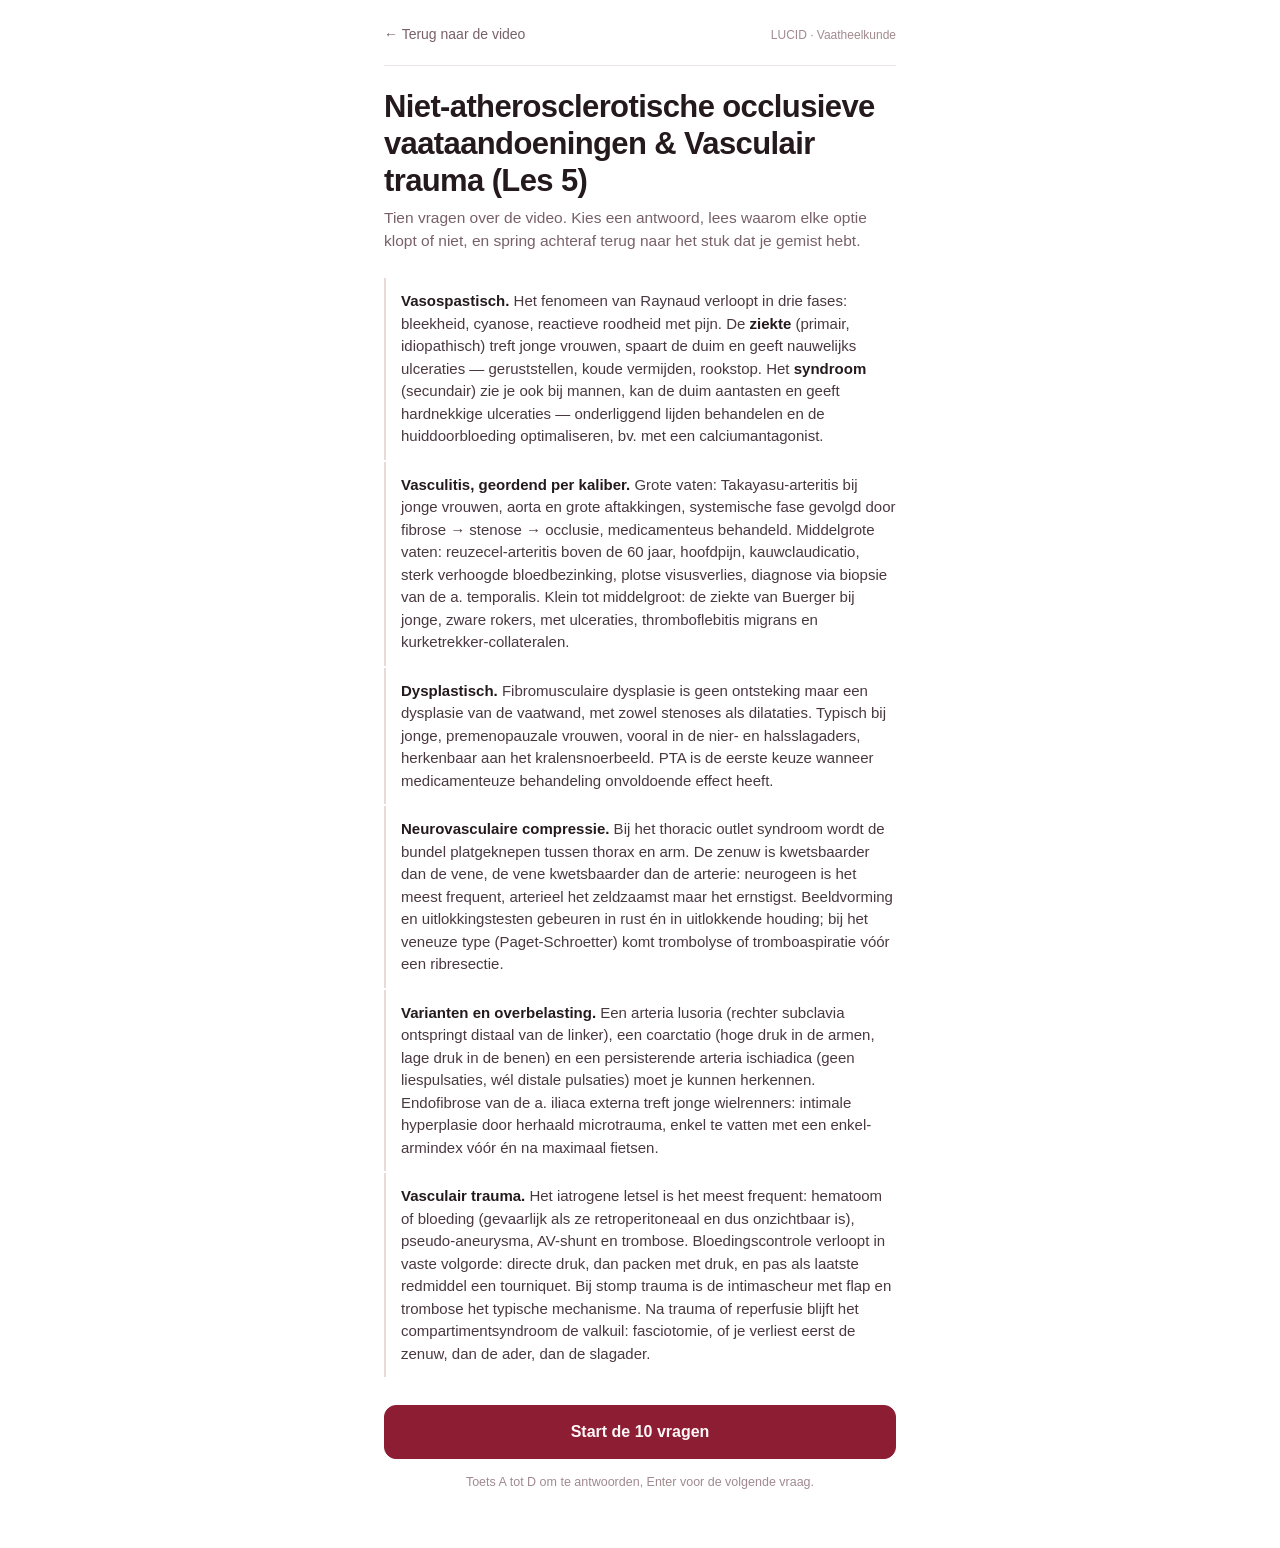
<file: les5.html>
<!DOCTYPE html>
<html lang="nl">
<head>
<meta charset="utf-8">
<meta name="viewport" content="width=device-width, initial-scale=1, viewport-fit=cover">
<title>Oefenvragen — Niet-atherosclerotische occlusieve vaataandoeningen & Vasculair trauma (Les 5)</title>
<style>
  :root{
    /* papier */
    --paper:#FFFFFF;
    --tint:#FBF6F5;
    --tint-2:#F5EBEA;
    --line:#E7DAD9;
    --line-soft:#EFE5E4;
    --text:#241A1E;
    --muted:#786169;
    /* bloed: chrome, voortgang, vignet */
    --blood:#8C1D33;
    --blood-dark:#6E1327;
    --blood-soft:#F7E9EB;
    /* geoxygeneerd: juist antwoord */
    --ok:#1C7A5B;
    --ok-soft:#E9F4EF;
    /* fout antwoord */
    --wrong:#C62B3E;
    --wrong-soft:#FDECEE;
    --r:12px;
    --pad:18px;
  }
  *{box-sizing:border-box}
  html,body{margin:0;padding:0}
  body{
    background:var(--paper);
    color:var(--text);
    font-family:-apple-system,BlinkMacSystemFont,"Segoe UI",Roboto,"Helvetica Neue",Arial,sans-serif;
    font-size:16px;
    line-height:1.5;
    -webkit-text-size-adjust:100%;
    -webkit-font-smoothing:antialiased;
  }
  .wrap{max-width:560px;margin:0 auto;padding:0 var(--pad) 56px}

  /* ---------- top bar ---------- */
  .top{
    display:flex;align-items:center;justify-content:space-between;gap:12px;
    padding:14px 0 10px;
    border-bottom:1px solid var(--line-soft);
    margin-bottom:22px;
  }
  .back{
    display:inline-flex;align-items:center;gap:8px;
    color:var(--muted);text-decoration:none;
    font-size:14px;font-weight:500;
    padding:10px 12px 10px 0;
    border-radius:var(--r);
    transition:color .15s ease;
  }
  .back:hover{color:var(--blood)}
  .brand{font-size:12px;color:#A08A90}

  /* ---------- vat als voortgangsindicator ---------- */
  .vessel{display:flex;gap:2px;height:9px;margin:0 0 8px}
  .seg{
    flex:1;background:var(--tint-2);
    transition:background .35s ease;
  }
  .seg:first-child{border-radius:6px 0 0 6px}
  .seg:last-child{border-radius:0 6px 6px 0}
  .seg.done{background:var(--blood-dark)}
  .seg.now{background:var(--blood)}
  .count{font-size:13px;color:var(--muted);margin:0 0 20px}

  /* ---------- typografie ---------- */
  h1{font-size:27px;line-height:1.2;letter-spacing:-.02em;font-weight:650;margin:0 0 6px}
  h1:focus,h2:focus{outline:none}
  .lede{color:var(--muted);margin:0 0 26px;font-size:15.5px}
  .vignette{
    font-family:Georgia,"Times New Roman",serif;
    font-size:16.5px;line-height:1.62;color:#4A3840;
    margin:0 0 14px;padding-left:14px;
    border-left:2px solid var(--blood);
  }
  .stem{font-size:19px;line-height:1.38;font-weight:600;margin:0 0 18px;letter-spacing:-.01em}

  /* ---------- recap ---------- */
  .recap{list-style:none;margin:0 0 28px;padding:0}
  .recap li{
    padding:12px 0 12px 15px;
    border-left:2px solid var(--line);
    font-size:15px;color:#4A3840;
  }
  .recap li + li{margin-top:2px}
  .recap b{color:var(--text);font-weight:600}

  /* ---------- antwoordopties ---------- */
  .opts{display:flex;flex-direction:column;gap:10px;margin:0 0 18px}
  .opt{
    display:flex;gap:12px;align-items:flex-start;
    width:100%;min-height:52px;padding:13px 14px;
    background:var(--paper);
    border:1px solid var(--line);
    border-radius:var(--r);
    color:var(--text);
    font:inherit;font-size:15.5px;line-height:1.4;
    text-align:left;cursor:pointer;
    transition:border-color .15s ease,background .15s ease;
  }
  .opt:hover:not(:disabled){border-color:#C9A9AF;background:var(--tint)}
  .opt:disabled{cursor:default}
  .key{
    flex:0 0 22px;height:22px;margin-top:1px;
    display:grid;place-items:center;
    border:1px solid var(--line);border-radius:6px;
    font-size:12px;color:var(--muted);font-variant-numeric:tabular-nums;
    transition:border-color .15s ease,color .15s ease,background .15s ease;
  }
  .opt.ok{border-color:var(--ok);background:var(--ok-soft)}
  .opt.ok .key{border-color:var(--ok);color:#FFFFFF;background:var(--ok);font-size:13px}
  .opt.bad{border-color:var(--wrong);background:var(--wrong-soft)}
  .opt.bad .key{border-color:var(--wrong);color:#FFFFFF;background:var(--wrong);font-size:13px}
  .opt.dim{opacity:.66}
  .why{margin:9px 0 0;padding:0;font-size:14px;line-height:1.5;color:var(--muted)}
  .opt.ok .why{color:#16624A}
  .opt.bad .why{color:#98202F}
  .col{display:flex;flex-direction:column;min-width:0}

  /* ---------- verdict en knoppen ---------- */
  .verdict{font-size:14.5px;font-weight:600;margin:0 0 14px}
  .verdict.good{color:var(--ok)}
  .verdict.poor{color:var(--wrong)}
  .btn{
    display:inline-flex;align-items:center;justify-content:center;
    width:100%;min-height:52px;padding:14px 20px;
    border-radius:var(--r);border:1px solid transparent;
    font:inherit;font-size:16px;font-weight:600;
    cursor:pointer;text-decoration:none;
    transition:background .15s ease,border-color .15s ease,color .15s ease;
  }
  .btn-primary{background:var(--blood);color:#FFF8F9;border-color:var(--blood)}
  .btn-primary:hover{background:var(--blood-dark);border-color:var(--blood-dark)}
  .btn-ghost{background:var(--paper);color:var(--text);border-color:var(--line)}
  .btn-ghost:hover{border-color:#C9A9AF;background:var(--tint)}
  .btn + .btn{margin-top:10px}
  .hint{font-size:12.5px;color:#A08A90;margin:14px 0 0;text-align:center}

  /* ---------- eindscherm ---------- */
  .score{display:flex;align-items:baseline;gap:12px;padding:20px 0 4px}
  .score b{font-size:44px;font-weight:650;letter-spacing:-.03em;line-height:1;color:var(--blood)}
  .score span{font-size:15px;color:var(--muted)}
  .msg{color:#4A3840;margin:8px 0 26px;font-size:15.5px}
  .review{margin:0 0 24px}
  .review h2{font-size:15px;font-weight:600;color:var(--muted);margin:0 0 12px}
  .miss{
    background:var(--tint);border:1px solid var(--line);
    border-radius:var(--r);padding:14px;margin-bottom:10px;
  }
  .miss p{margin:0 0 6px;font-size:15px;line-height:1.4;font-weight:600}
  .miss .fix{margin:0 0 12px;font-size:14px;color:var(--muted);line-height:1.5}
  .miss .fix em{color:#16624A;font-style:normal}
  .jump{
    display:inline-flex;align-items:center;gap:8px;
    min-height:44px;padding:10px 14px;
    background:var(--paper);
    border:1px solid var(--line);border-radius:10px;
    color:var(--text);text-decoration:none;font-size:14px;font-weight:500;
    transition:border-color .15s ease,background .15s ease;
  }
  .jump:hover{border-color:var(--blood);background:var(--blood-soft)}
  .dot{width:7px;height:7px;border-radius:50%;background:var(--blood);flex:0 0 auto}

  :focus-visible{outline:2px solid var(--blood-dark);outline-offset:2px;border-radius:4px}

  @media (prefers-reduced-motion:reduce){*{transition:none !important;animation:none !important}}
  @media (min-width:600px){:root{--pad:24px} h1{font-size:31px}}
</style>
</head>
<body>

<div class="wrap">
  <div class="top">
    <a class="back" id="backLink" href="#" target="_blank" rel="noopener">← Terug naar de video</a>
    <span class="brand">LUCID · Vaatheelkunde</span>
  </div>
  <main id="app"></main>
</div>

<script>
/* =========================================================================
   INHOUD — hier pas je alles aan. De renderlogica eronder blijft ongemoeid.

   t = het moment in de video waar het juiste antwoord gezegd wordt.
       Schrijf het als "m:ss" of "u:mm:ss" (bv. "4:35"), of als een
       getal in seconden (bv. 275). Beide werken.

   De volgorde van de opties wordt bij het starten altijd door elkaar
   gehusseld, dus de plaats van het juiste antwoord in deze lijst is
   voor de student niet zichtbaar.
   ========================================================================= */

const QUIZ = {
  videoUrl: "https://youtu.be/Z27SYF5E5jw",
  title: "Niet-atherosclerotische occlusieve vaataandoeningen & Vasculair trauma (Les 5)",
  lede: "Tien vragen over de video. Kies een antwoord, lees waarom elke optie klopt of niet, en spring achteraf terug naar het stuk dat je gemist hebt.",

  recap: [
    "<b>Vasospastisch.</b> Het fenomeen van Raynaud verloopt in drie fases: bleekheid, cyanose, reactieve roodheid met pijn. De <b>ziekte</b> (primair, idiopathisch) treft jonge vrouwen, spaart de duim en geeft nauwelijks ulceraties — geruststellen, koude vermijden, rookstop. Het <b>syndroom</b> (secundair) zie je ook bij mannen, kan de duim aantasten en geeft hardnekkige ulceraties — onderliggend lijden behandelen en de huiddoorbloeding optimaliseren, bv. met een calciumantagonist.",
    "<b>Vasculitis, geordend per kaliber.</b> Grote vaten: Takayasu-arteritis bij jonge vrouwen, aorta en grote aftakkingen, systemische fase gevolgd door fibrose → stenose → occlusie, medicamenteus behandeld. Middelgrote vaten: reuzecel-arteritis boven de 60 jaar, hoofdpijn, kauwclaudicatio, sterk verhoogde bloedbezinking, plotse visusverlies, diagnose via biopsie van de a. temporalis. Klein tot middelgroot: de ziekte van Buerger bij jonge, zware rokers, met ulceraties, thromboflebitis migrans en kurketrekker-collateralen.",
    "<b>Dysplastisch.</b> Fibromusculaire dysplasie is geen ontsteking maar een dysplasie van de vaatwand, met zowel stenoses als dilataties. Typisch bij jonge, premenopauzale vrouwen, vooral in de nier- en halsslagaders, herkenbaar aan het kralensnoerbeeld. PTA is de eerste keuze wanneer medicamenteuze behandeling onvoldoende effect heeft.",
    "<b>Neurovasculaire compressie.</b> Bij het thoracic outlet syndroom wordt de bundel platgeknepen tussen thorax en arm. De zenuw is kwetsbaarder dan de vene, de vene kwetsbaarder dan de arterie: neurogeen is het meest frequent, arterieel het zeldzaamst maar het ernstigst. Beeldvorming en uitlokkingstesten gebeuren in rust én in uitlokkende houding; bij het veneuze type (Paget-Schroetter) komt trombolyse of tromboaspiratie vóór een ribresectie.",
    "<b>Varianten en overbelasting.</b> Een arteria lusoria (rechter subclavia ontspringt distaal van de linker), een coarctatio (hoge druk in de armen, lage druk in de benen) en een persisterende arteria ischiadica (geen liespulsaties, wél distale pulsaties) moet je kunnen herkennen. Endofibrose van de a. iliaca externa treft jonge wielrenners: intimale hyperplasie door herhaald microtrauma, enkel te vatten met een enkel-armindex vóór én na maximaal fietsen.",
    "<b>Vasculair trauma.</b> Het iatrogene letsel is het meest frequent: hematoom of bloeding (gevaarlijk als ze retroperitoneaal en dus onzichtbaar is), pseudo-aneurysma, AV-shunt en trombose. Bloedingscontrole verloopt in vaste volgorde: directe druk, dan packen met druk, en pas als laatste redmiddel een tourniquet. Bij stomp trauma is de intimascheur met flap en trombose het typische mechanisme. Na trauma of reperfusie blijft het compartimentsyndroom de valkuil: fasciotomie, of je verliest eerst de zenuw, dan de ader, dan de slagader."
  ],

  questions: [
    {
      t: "1:44",
      vignette: "Een 54-jarige man krijgt bij koude spierwitte vingers die daarna blauw en vervolgens pijnlijk rood worden. Ook zijn duimen doen mee, en op één vingertop zit al maanden een ulceratie die niet geneest.",
      stem: "Wat volgt hieruit voor de diagnose en de aanpak?",
      options: [
        { text: "Dit is de ziekte van Raynaud; geruststellen volstaat, want er dreigt geen weefselverlies.",
          correct: false,
          why: "De geruststelling hoort bij de primaire vorm. Hier is er al weefselverlies, en net dat sluit die vorm uit." },
        { text: "Dit wijst op een syndroom van Raynaud: je zoekt actief naar een onderliggende oorzaak en behandelt die, naast het optimaliseren van de huiddoorbloeding.",
          correct: true,
          why: "Juist. Geslacht, aangetaste duimen en een hardnekkige ulceratie wijzen alle drie weg van de primaire vorm — er zit iets achter, en dat wordt je behandeldoel." },
        { text: "Omdat de duimen mee zijn aangetast, gaat het per definitie niet om een Raynaud-fenomeen.",
          correct: false,
          why: "Denkfout: de duimbetrokkenheid sluit het fenomeen niet uit, ze plaatst het binnen het fenomeen bij de secundaire vorm." },
        { text: "Het onderscheid primair-secundair heeft hier geen therapeutische gevolgen; in beide gevallen volstaat een calciumantagonist.",
          correct: false,
          why: "Het onderscheid stuurt net de hele aanpak: bij de primaire vorm draait het om geruststelling en preventie, bij de secundaire vorm om het onderliggende lijden. De calciumantagonist is daarbij ondersteunend, niet het antwoord op de vraag." }
      ]
    },
    {
      t: "5:00",
      vignette: "Een 22-jarige vrouw heeft sinds maanden koorts, nachtzweten, vermagering en spierpijn. Bij het ophangen van de was wordt ze snel moe en duizelig. Links is de radiale pols nauwelijks voelbaar en er is 30 mmHg drukverschil tussen beide armen.",
      stem: "Wat is hier de juiste eerste stap in de behandeling?",
      options: [
        { text: "Meteen een bypass naar de linker arm, want die is duidelijk hypoperfundeerd.",
          correct: false,
          why: "Te vroeg en op het verkeerde moment: een bypass komt alleen als het strikt nodig is, en buiten een acute inflammatoire fase. Zij zit nu net midden in de systemische fase." },
        { text: "Corticoïden in hoge dosis starten na een biopsie van de a. temporalis.",
          correct: false,
          why: "Dat is het scenario van reuzecel-arteritis, bij een patiënt boven de 60. Hier zit je aan de andere kant van het leeftijdsspectrum en in een ander vatkaliber." },
        { text: "Medicamenteus starten met corticoïden en immunosuppressiva; heelkunde komt pas later en enkel buiten een actieve inflammatoire fase in beeld.",
          correct: true,
          why: "Juist. Takayasu-arteritis is in de eerste plaats een medicamenteus behandelde ziekte; pas als de inflammatie onder controle is, kan een bypass overwogen worden." },
        { text: "Absolute rookstop, want dat is de enige maatregel die het ziekteproces kan stoppen.",
          correct: false,
          why: "Rookstop is de kern bij de ziekte van Buerger, niet hier. De combinatie van systemische klachten, afwezige pulsaties en drukverschil bij een jonge vrouw wijst op een inflammatoire ziekte van de aorta en haar grote aftakkingen." }
      ]
    },
    {
      t: "5:49",
      vignette: "Een 78-jarige vrouw heeft sinds weken hoofdpijn ter hoogte van de slaap en pijn bij het kauwen. Gisteren zag ze plots even wazig aan één oog. De slaapslagader voelt drukgevoelig aan.",
      stem: "Welke uitspraak past bij dit beeld?",
      options: [
        { text: "De bloedbezinking is sterk verhoogd en de diagnose wordt bevestigd met een biopsie van de a. temporalis; de behandeling bestaat uit corticoïden in hoge dosis.",
          correct: true,
          why: "Juist. Leeftijd, hoofdpijn, kauwclaudicatio en de gevoelige slaapslagader vormen samen het beeld van reuzecel-arteritis; volg tijdens de behandeling ook de oogdruk en de bloeddruk op." },
        { text: "Het kortdurende wazig zien staat los van dit beeld en vraagt geen bijzondere urgentie.",
          correct: false,
          why: "Precies omgekeerd: plots visusverlies is de gevreesde complicatie van deze arteritis en is juist de reden om er snel bij te zijn." },
        { text: "Een duplex volstaat als bevestiging; een biopsie is bij deze aandoening niet aan de orde.",
          correct: false,
          why: "De diagnose steunt hier op de biopsie van de a. temporalis — dat is het element dat de examinator wil zien." },
        { text: "Het gaat om een inflammatoire ziekte van de aorta en haar grote aftakkingen, met vooral klachten bij het heffen van de armen.",
          correct: false,
          why: "Verkeerd kaliber en verkeerde leeftijd: dat beschrijft Takayasu-arteritis bij een jonge vrouw. Reuzecel-arteritis zit in de a. temporalis en de retinale vaten." }
      ]
    },
    {
      t: "7:06",
      vignette: "Een 37-jarige man rookt sinds zijn zestiende zwaar. Hij heeft pijnlijke wondjes aan twee tenen en aan een vingertop die niet genezen, zijn tenen kleuren soms blauw, en hij had eerder een pijnlijke harde streng in het been die van plaats veranderde.",
      stem: "Welke uitspraak over zijn aandoening klopt?",
      options: [
        { text: "Een bypass naar de vaten van voet en hand is de behandeling van eerste keus.",
          correct: false,
          why: "Meestal onmogelijk: de aangetaste vaten zijn te klein en te ziek. Staptherapie helpt de collateralen, maar de doorslag geeft de rookstop." },
        { text: "De aandoening tast de aorta en haar grote aftakkingen aan.",
          correct: false,
          why: "Verwarring met Takayasu. De ziekte van Buerger is een segmentaire aandoening van de kleine tot middelgrote arteriën én venen van handen en voeten." },
        { text: "Absoluut en radicaal stoppen met álle tabak is de enige behandeling die het proces kan stilleggen; zonder rookstop volgt bijna altijd amputatie.",
          correct: true,
          why: "Juist. De recidiverende ulceraties, de verspringende oppervlakkige tromboflebitis en het zware rookgedrag bij een man onder de 50 vormen het klassieke beeld — en de tabak is hier geen risicofactor maar de motor." },
        { text: "Door de aandoening zelf is zijn levensverwachting duidelijk verkort.",
          correct: false,
          why: "Klassieke examenvalkuil: bij de ziekte van Buerger is de levensverwachting ongeveer normaal, in tegenstelling tot bij atherosclerose. Wat op het spel staat is het lidmaat, niet de levensduur." }
      ]
    },
    {
      t: "7:59",
      vignette: "Een 34-jarige vrouw wordt verwezen wegens moeilijk regelbare hypertensie. Op de beeldvorming van de nierslagaders wisselen vernauwingen en verwijdingen elkaar af, als een kralensnoer. Ze rookt niet en heeft geen andere risicofactoren.",
      stem: "Wat is hier aan de hand en wat doe je?",
      options: [
        { text: "Een vasculitis van de nierslagaders; je start corticoïden en immunosuppressiva.",
          correct: false,
          why: "Er is hier geen ontsteking. Fibromusculaire dysplasie is een dysplastische wijziging van de vaatwand, en ontstekingsremmers grijpen daar niet op aan." },
        { text: "Fibromusculaire dysplasie; in eerste instantie medicamenteuze behandeling, bij persisterende klachten PTA (ballondilatatie).",
          correct: true,
          why: "Juist. Jonge premenopauzale vrouw, nierslagaders en het kralensnoerbeeld: de behandeling volgt de symptomen, met PTA als eerste keus." },
        { text: "Atherosclerotische nierarteriestenose; je optimaliseert de cardiovasculaire risicofactoren en volgt op.",
          correct: false,
          why: "Leeftijd, geslacht, afwezige risicofactoren en vooral het afwisselend vernauwd-verbrede beeld passen niet bij atherosclerose." },
        { text: "Fibromusculaire dysplasie, maar die zit vooral in de vaten van de onderste ledematen.",
          correct: false,
          why: "De diagnose klopt, de lokalisatie niet: FMD zit vooral in de nierslagaders en de halsslagaders." }
      ]
    },
    {
      t: "9:06",
      vignette: "Een gespierde, sportieve man van 26 komt op de spoed. Na een festival — warm weer, weinig gedronken, en de hele dag met de armen in de lucht — is zijn arm gezwollen, zwaar en blauwig. Hij voelt ook tintelingen tot in de hand.",
      stem: "Welke aanpak hoort bij dit beeld?",
      options: [
        { text: "Onmiddellijk de eerste rib reseceren, zodat de compressie meteen weg is.",
          correct: false,
          why: "Volgorde omgekeerd bij het veneuze type: eerst de trombus aanpakken, pas daarna de compressie chirurgisch opheffen." },
        { text: "Een duplex in rust; toont die geen compressie, dan is een thoracic outlet syndroom uitgesloten.",
          correct: false,
          why: "Onderzoek in rust alléén is de klassieke misser. Duplex, CTA of MRA en de uitlokkingstesten (Roos, Adson) moeten in rust én in uitlokkende houding gebeuren." },
        { text: "Zoeken naar een aneurysma van de a. subclavia, want het arteriële type is veruit het meest frequent.",
          correct: false,
          why: "Frequentie omgedraaid: neurogeen is het meest frequent, arterieel het zeldzaamst — al is dat laatste wel het ernstigst. Dat volgt de kwetsbaarheid: zenuw vóór vene vóór arterie." },
        { text: "Dit is een veneus thoracic outlet syndroom met een diepe veneuze trombose van de arm; eerst trombolyse of tromboaspiratie, en pas daarna een eventuele ribresectie.",
          correct: true,
          why: "Juist. Stuwing, zwelling en blauwverkleuring bij een gespierde man met uitlokkende houdingen vormen het syndroom van Paget-Schroetter." }
      ]
    },
    {
      t: "10:12",
      vignette: "",
      stem: "Welke uitspraak over anatomische varianten van de vaten is juist?",
      options: [
        { text: "Bij een persisterende arteria ischiadica voel je noch in de lies noch distaal pulsaties.",
          correct: false,
          why: "Het typische patroon is net omgekeerd samengesteld: géén liespulsaties, maar wél distale pulsaties — precies wat de variant zo verwarrend maakt bij klinisch onderzoek." },
        { text: "Bij een arteria lusoria ontspringt de linker subclavia distaal van de rechter.",
          correct: false,
          why: "Links en rechts staan omgewisseld: het is de rechter subclavia die distaal van de linker ontspringt, en die kan aneurysmatisch worden." },
        { text: "Een coarctatio herken je klinisch aan een hoge bloeddruk in de armen en een lage bloeddruk in de benen.",
          correct: true,
          why: "Juist. Dat drukverschil is met eenvoudig klinisch onderzoek al op te pikken, thoracaal zowel als abdominaal — een reden om zelf goed te meten." },
        { text: "Varianten zijn embryonale toevalsbevindingen zonder klinisch belang; herkennen ervan verandert niets aan de aanpak.",
          correct: false,
          why: "Meestal onschuldig is niet hetzelfde als zonder belang. Als beeldvormer of chirurg moet je ze herkennen, en sommige — zoals de lusoria — kunnen zelf een probleem worden." }
      ]
    },
    {
      t: "11:01",
      vignette: "Een 31-jarige wielertoerist fietst vlot 250 km per week. Zodra hij wil sprinten, verstijft en verzuurt zijn linkerbeen; in rust voelt hij niets. Hij rookt niet, heeft geen risicofactoren, en het klinisch onderzoek is normaal.",
      stem: "Hoe bevestig je de vermoedelijke diagnose?",
      options: [
        { text: "De enkel-armindex in rust meten; is die normaal, dan is arterieel lijden uitgesloten.",
          correct: false,
          why: "Dat is precies de valkuil van endofibrose: in rust is de meting normaal, want de vernauwing is relatief en speelt pas bij maximale flow." },
        { text: "De enkel-armindex meten vóór én na maximaal fietsen, eventueel aangevuld met intravasculaire echografie.",
          correct: true,
          why: "Juist. De patiënt brengt zijn eigen fiets mee; alleen onder belasting komt de endofibrose van de a. iliaca externa aan het licht." },
        { text: "Een duplex van de iliacale vaten om de atherosclerotische plaque te lokaliseren.",
          correct: false,
          why: "Verkeerde ziekte: hier gaat het om intimale hyperplasie door het herhaalde microtrauma van de fietshouding, zonder atherosclerose en zonder risicofactoren." },
        { text: "Uitlokkingstesten zoals de test van Roos, aangevuld met een EMG.",
          correct: false,
          why: "Die horen bij compressie ter hoogte van de thoracic outlet, dus bij klachten van de arm — niet bij een belastingsgebonden beenklacht." }
      ]
    },
    {
      t: "11:29",
      vignette: "Twee uur na een coronarografie via de lies zakt de bloeddruk van een patiënte weg. In de lies zie je geen zwelling en geen blauwe verkleuring.",
      stem: "Welke uitspraak over vasculair trauma is juist?",
      options: [
        { text: "Dat er niets te zien is in de lies, sluit een belangrijke bloeding uit.",
          correct: false,
          why: "Net het gevaarlijkste scenario: een retroperitoneale bloeding blijft van buitenaf onzichtbaar en wordt daardoor te laat herkend." },
        { text: "Een pseudo-aneurysma is een verwijding waarbij alle vaatwandlagen mee uitzetten.",
          correct: false,
          why: "Dat is de definitie van een echt aneurysma. Een pseudo-aneurysma is net een uitstulping zónder eigen vaatwand." },
        { text: "Het iatrogene letsel is vandaag het meest frequente vasculaire trauma, en de bloeding kan retroperitoneaal en dus onzichtbaar verlopen.",
          correct: true,
          why: "Juist. Door de sterke toename van endovasculaire technieken zijn hematoom en bloeding, pseudo-aneurysma, AV-shunt en trombose na een liespunctie de vaakst geziene vaatletsels." },
        { text: "Bij een actieve uitwendige bloeding leg je meteen een tourniquet aan.",
          correct: false,
          why: "Volgorde overgeslagen: eerst directe druk met de handen, dan packen met druk, en pas als laatste redmiddel een tourniquet." }
      ]
    },
    {
      t: "12:49",
      vignette: "Een 24-jarige man had een knieluxatie met een letsel van de a. poplitea. Vier uur na een geslaagde revascularisatie wordt zijn onderbeen opnieuw hevig pijnlijk en gespannen. Passief rekken van de tenen doet extreem veel pijn en hij begint gevoelsstoornissen te krijgen.",
      stem: "Wat is de meest waarschijnlijke diagnose en wat doe je?",
      options: [
        { text: "Een compartimentsyndroom na reperfusie; je voert een fasciotomie uit.",
          correct: true,
          why: "Juist. De drukstijging in het compartiment vermindert de doorbloeding en veroorzaakt nog meer zwelling; alleen het openleggen van de compartimenten doorbreekt die vicieuze cirkel." },
        { text: "Een nieuw embool; je herhaalt de embolectomie.",
          correct: false,
          why: "Denkfout: de klacht wordt toegeschreven aan de inflow terwijl het probleem in het weefsel errond zit. Rekpijn en een gespannen, hevig pijnlijk compartiment kort na een geslaagde reperfusie wijzen op drukstijging, niet op een nieuwe occlusie." },
        { text: "Een diepe veneuze trombose van het onderbeen; je start therapeutische anticoagulatie.",
          correct: false,
          why: "Een DVT verklaart de extreme rekpijn en de snelle sensibele uitval na reperfusie niet, en met afwachten verlies je hier kostbare tijd." },
        { text: "Normale postoperatieve zwelling; hoogstand en pijnstilling volstaan.",
          correct: false,
          why: "Afwachten is hier de gevaarlijkste keuze. Grijp je niet in, dan verlies je eerst de zenuw, dan de ader en ten slotte de slagader, met celnecrose tot gevolg." }
      ]
    }
  ]
};

/* =========================================================================
   RENDERLOGICA — hieronder staat geen inhoud meer.
   ========================================================================= */

(function () {
  "use strict";

  var app = document.getElementById("app");
  var backLink = document.getElementById("backLink");
  backLink.href = QUIZ.videoUrl;

  var state = { order: [], optOrder: [], current: 0, answers: [], started: false };
  var LETTERS = "ABCDEFGH";

  function label(i) { return LETTERS.charAt(i) || String(i + 1); }

  function shuffle(arr) {
    var a = arr.slice();
    for (var i = a.length - 1; i > 0; i--) {
      var j = Math.floor(Math.random() * (i + 1));
      var t = a[i]; a[i] = a[j]; a[j] = t;
    }
    return a;
  }
  function range(n) { var a = []; for (var i = 0; i < n; i++) a.push(i); return a; }
  function esc(s) {
    return String(s).replace(/&/g, "&amp;").replace(/</g, "&lt;").replace(/>/g, "&gt;");
  }
  /* accepteert 275, "4:35" of "1:04:35" */
  function toSeconds(t) {
    if (typeof t === "number") return Math.max(0, Math.round(t));
    var parts = String(t).trim().split(":").map(function (p) { return parseInt(p, 10) || 0; });
    var s = 0;
    for (var i = 0; i < parts.length; i++) s = s * 60 + parts[i];
    return Math.max(0, s);
  }
  function videoAt(t) {
    var sep = QUIZ.videoUrl.indexOf("?") === -1 ? "?" : "&";
    return QUIZ.videoUrl + sep + "t=" + toSeconds(t);
  }
  function focusFirst() {
    var h = app.querySelector("[data-focus]");
    if (h) { h.setAttribute("tabindex", "-1"); h.focus({ preventScroll: true }); }
    window.scrollTo(0, 0);
  }

  /* ---------- startscherm ---------- */
  function renderStart() {
    var items = QUIZ.recap.map(function (r) { return "<li>" + r + "</li>"; }).join("");
    app.innerHTML =
      '<h1 data-focus>' + esc(QUIZ.title) + '</h1>' +
      '<p class="lede">' + esc(QUIZ.lede) + '</p>' +
      '<ul class="recap">' + items + '</ul>' +
      '<button class="btn btn-primary" id="start">Start de ' + QUIZ.questions.length + ' vragen</button>' +
      '<p class="hint">Toets A tot D om te antwoorden, Enter voor de volgende vraag.</p>';
    document.getElementById("start").addEventListener("click", function () { begin(false); });
    focusFirst();
  }

  /* vragen in vaste volgorde bij de eerste beurt, willekeurig bij een nieuwe
     poging; de opties worden altijd gehusseld */
  function begin(randomiseQuestions) {
    var n = QUIZ.questions.length;
    state.order = randomiseQuestions ? shuffle(range(n)) : range(n);
    state.optOrder = state.order.map(function (qi) {
      return shuffle(range(QUIZ.questions[qi].options.length));
    });
    state.answers = new Array(n).fill(null);
    state.current = 0;
    state.started = true;
    renderQuestion();
  }

  /* ---------- vraagscherm ---------- */
  function renderQuestion() {
    var pos = state.current;
    var q = QUIZ.questions[state.order[pos]];
    var oo = state.optOrder[pos];
    var total = state.order.length;

    var segs = "";
    for (var s = 0; s < total; s++) {
      var cls = s < pos ? "seg done" : (s === pos ? "seg now" : "seg");
      segs += '<div class="' + cls + '"></div>';
    }

    var opts = oo.map(function (oi, idx) {
      var o = q.options[oi];
      return '<button class="opt" data-idx="' + idx + '" data-opt="' + oi + '">' +
               '<span class="key">' + label(idx) + '</span>' +
               '<span class="col"><span>' + esc(o.text) + '</span>' +
               '<span class="why" hidden></span></span>' +
             '</button>';
    }).join("");

    app.innerHTML =
      '<div class="vessel" role="presentation">' + segs + '</div>' +
      '<p class="count">Vraag ' + (pos + 1) + ' van ' + total + '</p>' +
      (q.vignette ? '<p class="vignette">' + esc(q.vignette) + '</p>' : '') +
      '<h2 class="stem" data-focus>' + esc(q.stem) + '</h2>' +
      '<div class="opts" id="opts">' + opts + '</div>' +
      '<p class="verdict" id="verdict" aria-live="polite"></p>' +
      '<div id="actions"></div>';

    Array.prototype.slice.call(app.querySelectorAll(".opt")).forEach(function (b) {
      b.addEventListener("click", function () { answer(parseInt(b.dataset.opt, 10)); });
    });
    focusFirst();
  }

  function answer(chosenOpt) {
    var pos = state.current;
    if (state.answers[pos] !== null) return;
    state.answers[pos] = chosenOpt;

    var q = QUIZ.questions[state.order[pos]];
    var isRight = q.options[chosenOpt].correct === true;
    var buttons = Array.prototype.slice.call(app.querySelectorAll(".opt"));
    var correctIdx = 0;

    buttons.forEach(function (b, i) {
      var oi = parseInt(b.dataset.opt, 10);
      var o = q.options[oi];
      b.disabled = true;
      if (o.correct) { b.classList.add("ok"); correctIdx = i; }
      else if (oi === chosenOpt) b.classList.add("bad");
      else b.classList.add("dim");
      var key = b.querySelector(".key");
      if (o.correct) key.textContent = "\u2713";
      else if (oi === chosenOpt) key.textContent = "\u2715";
      var why = b.querySelector(".why");
      why.textContent = o.why;
      why.hidden = false;
    });

    var v = document.getElementById("verdict");
    v.className = "verdict " + (isRight ? "good" : "poor");
    v.textContent = isRight ? "Juist." : "Fout — het juiste antwoord is optie " + label(correctIdx) + ".";

    var last = pos === state.order.length - 1;
    document.getElementById("actions").innerHTML =
      '<button class="btn btn-primary" id="next">' + (last ? "Bekijk je resultaat" : "Volgende vraag") + '</button>';
    var next = document.getElementById("next");
    next.addEventListener("click", advance);
    next.focus({ preventScroll: true });
  }

  function advance() {
    if (state.current === state.order.length - 1) renderResults();
    else { state.current++; renderQuestion(); }
  }

  /* ---------- eindscherm ---------- */
  function renderResults() {
    state.started = false;
    var total = state.order.length;
    var wrong = [];
    var score = 0;

    state.order.forEach(function (qi, pos) {
      var q = QUIZ.questions[qi];
      var chosen = state.answers[pos];
      if (chosen !== null && q.options[chosen].correct) score++;
      else wrong.push(q);
    });

    var pct = Math.round((score / total) * 100);
    var msg = pct === 100 ? "Alles juist. Deze les zit."
            : pct >= 75 ? "Stevige basis. Neem de misgelopen stukjes nog eens door."
            : pct >= 50 ? "De helft zit er. De fragmenten hieronder zijn je snelste winst."
            : "Nog wat werk. Bekijk de aangeduide stukken opnieuw en probeer daarna nog eens.";

    var reviewHtml = "";
    if (wrong.length) {
      reviewHtml = '<div class="review"><h2>Wat nog niet zat</h2>' +
        wrong.map(function (q) {
          var right = q.options.filter(function (o) { return o.correct; })[0];
          return '<div class="miss">' +
                   '<p>' + esc(q.stem) + '</p>' +
                   '<p class="fix"><em>' + esc(right.text) + '</em></p>' +
                   '<a class="jump" href="' + videoAt(q.t) + '" target="_blank" rel="noopener">' +
                     '<span class="dot"></span>Bekijk dit stuk opnieuw</a>' +
                 '</div>';
        }).join("") + '</div>';
    }

    app.innerHTML =
      '<h1 data-focus>Resultaat</h1>' +
      '<div class="score"><b>' + score + '/' + total + '</b><span>' + pct + '% juist</span></div>' +
      '<p class="msg">' + esc(msg) + '</p>' +
      reviewHtml +
      '<button class="btn btn-primary" id="again">Opnieuw proberen</button>' +
      '<a class="btn btn-ghost" href="' + QUIZ.videoUrl + '" target="_blank" rel="noopener">Terug naar de video</a>';

    document.getElementById("again").addEventListener("click", function () { begin(true); });
    focusFirst();
  }

  /* ---------- toetsenbord ---------- */
  document.addEventListener("keydown", function (e) {
    if (!state.started) return;
    if (e.target && (e.target.tagName === "A" || e.target.id === "next")) return;
    var pos = state.current;
    var answered = state.answers[pos] !== null;

    if (!answered) {
      var idx = -1;
      if (e.key >= "1" && e.key <= "9") idx = parseInt(e.key, 10) - 1;
      else if (e.key.length === 1) idx = LETTERS.indexOf(e.key.toUpperCase());
      if (idx >= 0) {
        var b = app.querySelector('.opt[data-idx="' + idx + '"]');
        if (b) { e.preventDefault(); answer(parseInt(b.dataset.opt, 10)); return; }
      }
    }
    if (e.key === "Enter" && answered) { e.preventDefault(); advance(); }
  });

  renderStart();
})();
</script>
</body>
</html>
</file>
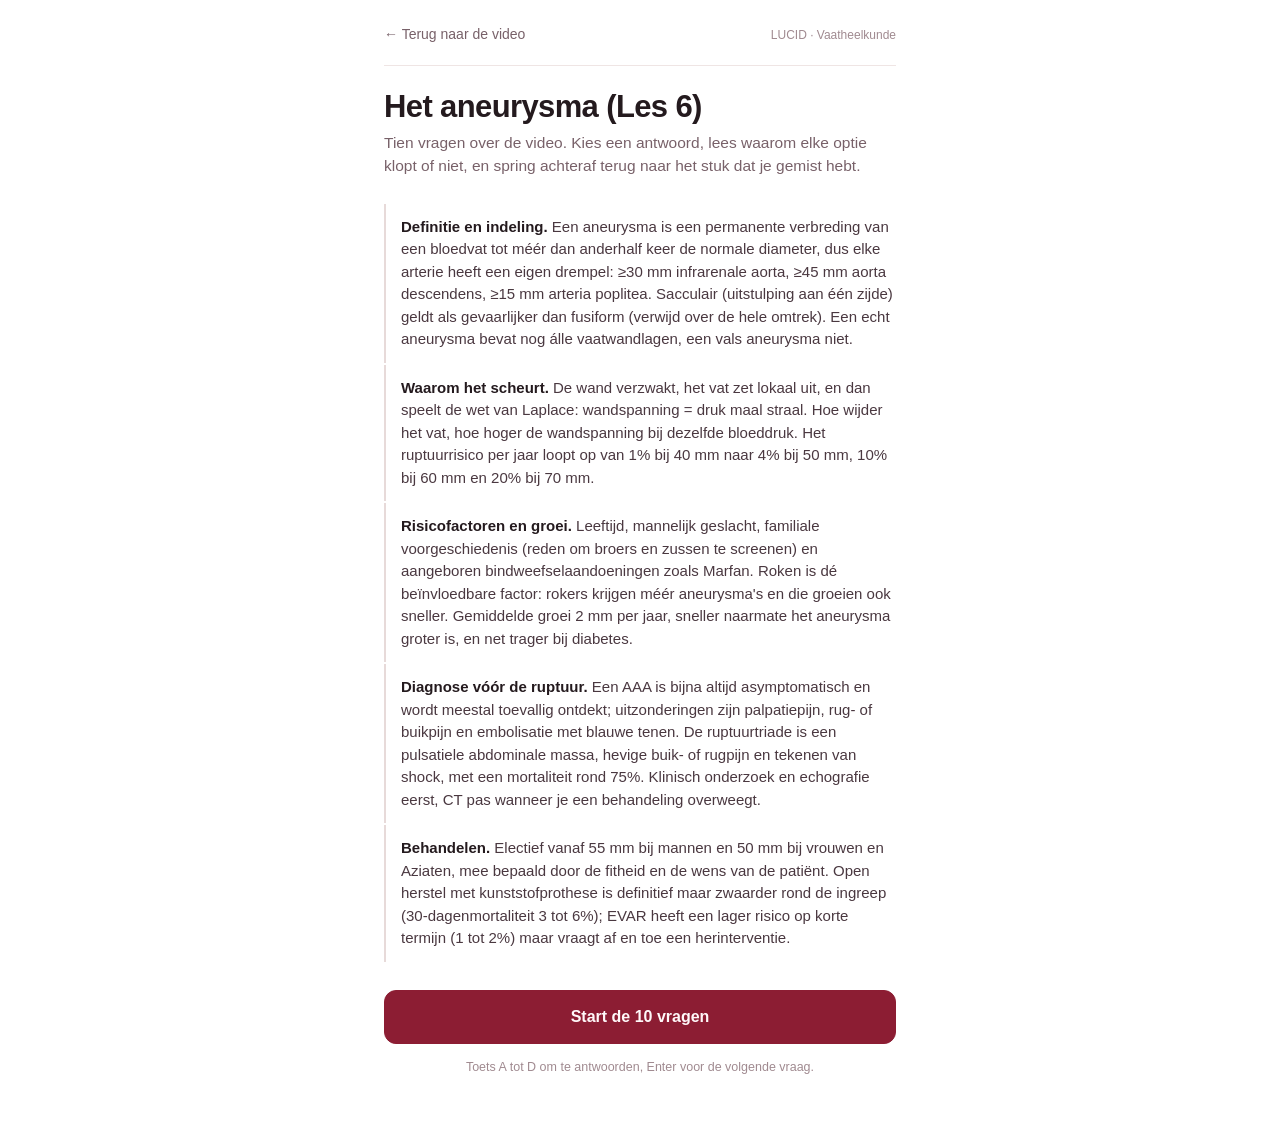
<file: les6.html>
<!DOCTYPE html>
<html lang="nl">
<head>
<meta charset="utf-8">
<meta name="viewport" content="width=device-width, initial-scale=1, viewport-fit=cover">
<title>Oefenvragen — Het aneurysma (Les 6)</title>
<style>
  :root{
    /* papier */
    --paper:#FFFFFF;
    --tint:#FBF6F5;
    --tint-2:#F5EBEA;
    --line:#E7DAD9;
    --line-soft:#EFE5E4;
    --text:#241A1E;
    --muted:#786169;
    /* bloed: chrome, voortgang, vignet */
    --blood:#8C1D33;
    --blood-dark:#6E1327;
    --blood-soft:#F7E9EB;
    /* geoxygeneerd: juist antwoord */
    --ok:#1C7A5B;
    --ok-soft:#E9F4EF;
    /* fout antwoord */
    --wrong:#C62B3E;
    --wrong-soft:#FDECEE;
    --r:12px;
    --pad:18px;
  }
  *{box-sizing:border-box}
  html,body{margin:0;padding:0}
  body{
    background:var(--paper);
    color:var(--text);
    font-family:-apple-system,BlinkMacSystemFont,"Segoe UI",Roboto,"Helvetica Neue",Arial,sans-serif;
    font-size:16px;
    line-height:1.5;
    -webkit-text-size-adjust:100%;
    -webkit-font-smoothing:antialiased;
  }
  .wrap{max-width:560px;margin:0 auto;padding:0 var(--pad) 56px}

  /* ---------- top bar ---------- */
  .top{
    display:flex;align-items:center;justify-content:space-between;gap:12px;
    padding:14px 0 10px;
    border-bottom:1px solid var(--line-soft);
    margin-bottom:22px;
  }
  .back{
    display:inline-flex;align-items:center;gap:8px;
    color:var(--muted);text-decoration:none;
    font-size:14px;font-weight:500;
    padding:10px 12px 10px 0;
    border-radius:var(--r);
    transition:color .15s ease;
  }
  .back:hover{color:var(--blood)}
  .brand{font-size:12px;color:#A08A90}

  /* ---------- vat als voortgangsindicator ---------- */
  .vessel{display:flex;gap:2px;height:9px;margin:0 0 8px}
  .seg{
    flex:1;background:var(--tint-2);
    transition:background .35s ease;
  }
  .seg:first-child{border-radius:6px 0 0 6px}
  .seg:last-child{border-radius:0 6px 6px 0}
  .seg.done{background:var(--blood-dark)}
  .seg.now{background:var(--blood)}
  .count{font-size:13px;color:var(--muted);margin:0 0 20px}

  /* ---------- typografie ---------- */
  h1{font-size:27px;line-height:1.2;letter-spacing:-.02em;font-weight:650;margin:0 0 6px}
  h1:focus,h2:focus{outline:none}
  .lede{color:var(--muted);margin:0 0 26px;font-size:15.5px}
  .vignette{
    font-family:Georgia,"Times New Roman",serif;
    font-size:16.5px;line-height:1.62;color:#4A3840;
    margin:0 0 14px;padding-left:14px;
    border-left:2px solid var(--blood);
  }
  .stem{font-size:19px;line-height:1.38;font-weight:600;margin:0 0 18px;letter-spacing:-.01em}

  /* ---------- recap ---------- */
  .recap{list-style:none;margin:0 0 28px;padding:0}
  .recap li{
    padding:12px 0 12px 15px;
    border-left:2px solid var(--line);
    font-size:15px;color:#4A3840;
  }
  .recap li + li{margin-top:2px}
  .recap b{color:var(--text);font-weight:600}

  /* ---------- antwoordopties ---------- */
  .opts{display:flex;flex-direction:column;gap:10px;margin:0 0 18px}
  .opt{
    display:flex;gap:12px;align-items:flex-start;
    width:100%;min-height:52px;padding:13px 14px;
    background:var(--paper);
    border:1px solid var(--line);
    border-radius:var(--r);
    color:var(--text);
    font:inherit;font-size:15.5px;line-height:1.4;
    text-align:left;cursor:pointer;
    transition:border-color .15s ease,background .15s ease;
  }
  .opt:hover:not(:disabled){border-color:#C9A9AF;background:var(--tint)}
  .opt:disabled{cursor:default}
  .key{
    flex:0 0 22px;height:22px;margin-top:1px;
    display:grid;place-items:center;
    border:1px solid var(--line);border-radius:6px;
    font-size:12px;color:var(--muted);font-variant-numeric:tabular-nums;
    transition:border-color .15s ease,color .15s ease,background .15s ease;
  }
  .opt.ok{border-color:var(--ok);background:var(--ok-soft)}
  .opt.ok .key{border-color:var(--ok);color:#FFFFFF;background:var(--ok);font-size:13px}
  .opt.bad{border-color:var(--wrong);background:var(--wrong-soft)}
  .opt.bad .key{border-color:var(--wrong);color:#FFFFFF;background:var(--wrong);font-size:13px}
  .opt.dim{opacity:.66}
  .why{margin:9px 0 0;padding:0;font-size:14px;line-height:1.5;color:var(--muted)}
  .opt.ok .why{color:#16624A}
  .opt.bad .why{color:#98202F}
  .col{display:flex;flex-direction:column;min-width:0}

  /* ---------- verdict en knoppen ---------- */
  .verdict{font-size:14.5px;font-weight:600;margin:0 0 14px}
  .verdict.good{color:var(--ok)}
  .verdict.poor{color:var(--wrong)}
  .btn{
    display:inline-flex;align-items:center;justify-content:center;
    width:100%;min-height:52px;padding:14px 20px;
    border-radius:var(--r);border:1px solid transparent;
    font:inherit;font-size:16px;font-weight:600;
    cursor:pointer;text-decoration:none;
    transition:background .15s ease,border-color .15s ease,color .15s ease;
  }
  .btn-primary{background:var(--blood);color:#FFF8F9;border-color:var(--blood)}
  .btn-primary:hover{background:var(--blood-dark);border-color:var(--blood-dark)}
  .btn-ghost{background:var(--paper);color:var(--text);border-color:var(--line)}
  .btn-ghost:hover{border-color:#C9A9AF;background:var(--tint)}
  .btn + .btn{margin-top:10px}
  .hint{font-size:12.5px;color:#A08A90;margin:14px 0 0;text-align:center}

  /* ---------- eindscherm ---------- */
  .score{display:flex;align-items:baseline;gap:12px;padding:20px 0 4px}
  .score b{font-size:44px;font-weight:650;letter-spacing:-.03em;line-height:1;color:var(--blood)}
  .score span{font-size:15px;color:var(--muted)}
  .msg{color:#4A3840;margin:8px 0 26px;font-size:15.5px}
  .review{margin:0 0 24px}
  .review h2{font-size:15px;font-weight:600;color:var(--muted);margin:0 0 12px}
  .miss{
    background:var(--tint);border:1px solid var(--line);
    border-radius:var(--r);padding:14px;margin-bottom:10px;
  }
  .miss p{margin:0 0 6px;font-size:15px;line-height:1.4;font-weight:600}
  .miss .fix{margin:0 0 12px;font-size:14px;color:var(--muted);line-height:1.5}
  .miss .fix em{color:#16624A;font-style:normal}
  .jump{
    display:inline-flex;align-items:center;gap:8px;
    min-height:44px;padding:10px 14px;
    background:var(--paper);
    border:1px solid var(--line);border-radius:10px;
    color:var(--text);text-decoration:none;font-size:14px;font-weight:500;
    transition:border-color .15s ease,background .15s ease;
  }
  .jump:hover{border-color:var(--blood);background:var(--blood-soft)}
  .dot{width:7px;height:7px;border-radius:50%;background:var(--blood);flex:0 0 auto}

  :focus-visible{outline:2px solid var(--blood-dark);outline-offset:2px;border-radius:4px}

  @media (prefers-reduced-motion:reduce){*{transition:none !important;animation:none !important}}
  @media (min-width:600px){:root{--pad:24px} h1{font-size:31px}}
</style>
</head>
<body>

<div class="wrap">
  <div class="top">
    <a class="back" id="backLink" href="#" target="_blank" rel="noopener">← Terug naar de video</a>
    <span class="brand">LUCID · Vaatheelkunde</span>
  </div>
  <main id="app"></main>
</div>

<script>
/* =========================================================================
   INHOUD — hier pas je alles aan. De renderlogica eronder blijft ongemoeid.

   t = het moment in de video waar het juiste antwoord gezegd wordt.
       Schrijf het als "m:ss" of "u:mm:ss" (bv. "4:35"), of als een
       getal in seconden (bv. 275). Beide werken.

   De volgorde van de opties wordt bij het starten altijd door elkaar
   gehusseld, dus de plaats van het juiste antwoord in deze lijst is
   voor de student niet zichtbaar.
   ========================================================================= */

const QUIZ = {
  videoUrl: "https://youtu.be/TZ9KHPCC-MQ",
  title: "Het aneurysma (Les 6)",
  lede: "Tien vragen over de video. Kies een antwoord, lees waarom elke optie klopt of niet, en spring achteraf terug naar het stuk dat je gemist hebt.",

  recap: [
    "<b>Definitie en indeling.</b> Een aneurysma is een permanente verbreding van een bloedvat tot méér dan anderhalf keer de normale diameter, dus elke arterie heeft een eigen drempel: ≥30 mm infrarenale aorta, ≥45 mm aorta descendens, ≥15 mm arteria poplitea. Sacculair (uitstulping aan één zijde) geldt als gevaarlijker dan fusiform (verwijd over de hele omtrek). Een echt aneurysma bevat nog álle vaatwandlagen, een vals aneurysma niet.",
    "<b>Waarom het scheurt.</b> De wand verzwakt, het vat zet lokaal uit, en dan speelt de wet van Laplace: wandspanning = druk maal straal. Hoe wijder het vat, hoe hoger de wandspanning bij dezelfde bloeddruk. Het ruptuurrisico per jaar loopt op van 1% bij 40 mm naar 4% bij 50 mm, 10% bij 60 mm en 20% bij 70 mm.",
    "<b>Risicofactoren en groei.</b> Leeftijd, mannelijk geslacht, familiale voorgeschiedenis (reden om broers en zussen te screenen) en aangeboren bindweefselaandoeningen zoals Marfan. Roken is dé beïnvloedbare factor: rokers krijgen méér aneurysma's en die groeien ook sneller. Gemiddelde groei 2 mm per jaar, sneller naarmate het aneurysma groter is, en net trager bij diabetes.",
    "<b>Diagnose vóór de ruptuur.</b> Een AAA is bijna altijd asymptomatisch en wordt meestal toevallig ontdekt; uitzonderingen zijn palpatiepijn, rug- of buikpijn en embolisatie met blauwe tenen. De ruptuurtriade is een pulsatiele abdominale massa, hevige buik- of rugpijn en tekenen van shock, met een mortaliteit rond 75%. Klinisch onderzoek en echografie eerst, CT pas wanneer je een behandeling overweegt.",
    "<b>Behandelen.</b> Electief vanaf 55 mm bij mannen en 50 mm bij vrouwen en Aziaten, mee bepaald door de fitheid en de wens van de patiënt. Open herstel met kunststofprothese is definitief maar zwaarder rond de ingreep (30-dagenmortaliteit 3 tot 6%); EVAR heeft een lager risico op korte termijn (1 tot 2%) maar vraagt af en toe een herinterventie."
  ],

  questions: [
    {
      t: "1:34",
      vignette: "Bij een 68-jarige man wordt tijdens een CT voor nierstenen toevallig een infrarenale aorta van 32 mm gemeten. Hij heeft geen klachten.",
      stem: "Hoe interpreteer je deze bevinding?",
      options: [
        { text: "Dit is per definitie een aneurysma, want voor de infrarenale aorta ligt de drempel op 30 mm — behandelen is nu niet aan de orde, opvolgen wel.",
          correct: true,
          why: "Juist. Een aneurysma is een permanente verbreding tot meer dan anderhalf keer de normale diameter, waardoor elke arterie een eigen drempeldiameter heeft." },
        { text: "Nog geen aneurysma: pas vanaf 45 mm spreek je van een verwijde aorta.",
          correct: false,
          why: "Drempels verwisseld: 45 mm geldt voor de aorta descendens, niet voor de infrarenale aorta." },
        { text: "Nog geen aneurysma, want daarvoor is minstens een verdubbeling van de normale diameter nodig.",
          correct: false,
          why: "De definitie wordt opgerekt: het criterium is anderhalf keer de normale diameter, niet twee keer." },
        { text: "Nog geen aneurysma, want hij heeft geen klachten en symptomen horen bij de definitie.",
          correct: false,
          why: "Denkfout: de definitie is puur morfologisch. Een AAA is net bijna altijd asymptomatisch tot het scheurt." }
      ]
    },
    {
      t: "9:50",
      vignette: "Twee dagen na een coronaire catheterisatie via de rechterlies voelt u daar een pulsatiele zwelling. Op echo circuleert er bloed in een holte naast de a. femoralis, begrensd door het omliggende weefsel.",
      stem: "Welke uitspraak over dit letsel en over de indeling van aneurysma's klopt?",
      options: [
        { text: "Een sacculair aneurysma is verwijd over de hele omtrek van het vat, een fusiform aneurysma stulpt uit aan één zijde.",
          correct: false,
          why: "De twee vormen staan omgewisseld: sacculair is de zakvormige uitstulping aan één zijde, fusiform is de verwijding over de hele omtrek." },
        { text: "Het gaat om een vals aneurysma: de wand bestaat niet meer uit de oorspronkelijke vaatwand, maar bijvoorbeeld uit omliggend weefsel.",
          correct: true,
          why: "Juist. Een punctie in de lies bij een catheterisatie is hét klassieke voorbeeld van een pseudo-aneurysma." },
        { text: "Het gaat om een echt aneurysma, want er circuleert bloed in de holte.",
          correct: false,
          why: "Circulerend bloed zegt niets over de wand. Een echt aneurysma heeft een wand die nog álle lagen van het bloedvat bevat, en dat is hier niet zo." },
        { text: "Van de twee vormen wordt het fusiforme type doorgaans als het gevaarlijkste beschouwd.",
          correct: false,
          why: "Omgekeerd: het sacculaire type wordt doorgaans als gevaarlijker beschouwd." }
      ]
    },
    {
      t: "2:22",
      vignette: "",
      stem: "Waarom stijgt het ruptuurrisico zo sterk naarmate een aneurysma groter wordt?",
      options: [
        { text: "Omdat de wandspanning omgekeerd evenredig is met de straal, zodat de wand bij een wijder vat sneller bezwijkt.",
          correct: false,
          why: "De relatie staat omgekeerd: de wandspanning neemt net toe met de straal. De wand verdunt inderdaad, maar dat is het gevolg, niet de formule." },
        { text: "Omdat de bloeddruk in een verwijd segment hoger ligt dan in de rest van de aorta.",
          correct: false,
          why: "Denkfout: niet de druk stijgt lokaal, wel de straal. Bij dezelfde bloeddruk levert een grotere straal al een hogere wandspanning op." },
        { text: "Volgens de wet van Laplace is de wandspanning gelijk aan de druk maal de straal, dus krijgt een wijder vat bij dezelfde bloeddruk een hogere wandspanning.",
          correct: true,
          why: "Juist. Dat vertaalt zich meteen in cijfers: ongeveer 1% ruptuurrisico per jaar bij 40 mm, tegenover 10% bij 60 mm en 20% bij 70 mm." },
        { text: "Omdat een aneurysma bij verdere groei sacculair wordt, en die vorm is gevaarlijker.",
          correct: false,
          why: "Twee assen door elkaar: vorm en diameter staan los van elkaar. Een fusiform aneurysma kan verder groeien zonder ooit sacculair te worden." }
      ]
    },
    {
      t: "3:29",
      vignette: "Een 66-jarige man rookt een pakje per dag. Zijn oudere broer werd vorig jaar geopereerd aan een AAA. Zelf heeft hij type 2 diabetes.",
      stem: "Welke uitspraak over zijn risicoprofiel en over de groei van een AAA klopt?",
      options: [
        { text: "Zijn diabetes zal de groei van een eventueel aneurysma versnellen.",
          correct: false,
          why: "Merkwaardig genoeg net omgekeerd: bij een diabetespatiënt groeit een aneurysma trager." },
        { text: "Roken is dé beïnvloedbare risicofactor: rokers krijgen niet alleen méér aneurysma's, die groeien ook sneller.",
          correct: true,
          why: "Juist. En zijn familiale voorgeschiedenis is meteen een reden om bij een AAA-patiënt ook de broers en zussen te screenen." },
        { text: "Een AAA in de familie is niet relevant zolang hij zelf geen klachten heeft.",
          correct: false,
          why: "Familiale voorgeschiedenis is net een van de kernrisicofactoren, naast leeftijd en mannelijk geslacht — en klachten ontbreken bij een AAA vrijwel altijd." },
        { text: "Het aantal AAA's is de laatste twintig jaar toegenomen, ondanks de daling van het aantal rokers.",
          correct: false,
          why: "Feitelijk fout: het aantal AAA's daalt juist, vooral doordat mensen minder roken en meer statines en bloeddrukmedicatie nemen." }
      ]
    },
    {
      t: "4:35",
      vignette: "Een 73-jarige man komt op consultatie met twee blauw verkleurde tenen links. Hij heeft geen buikpijn. Op echo blijkt er een infrarenaal aneurysma van 48 mm te bestaan.",
      stem: "Welke uitspraak over de klachten bij een AAA past hier het best?",
      options: [
        { text: "Blauwe tenen sluiten het aneurysma als oorzaak uit, want een AAA geeft geen distale klachten.",
          correct: false,
          why: "Te absoluut: embolisatie van kleine klontertjes vanuit de aneurysmazak is net een gekende oorzaak van blauwe tenen." },
        { text: "Dit is een van de uitzonderingen op de regel: er emboliseren klontertjes naar distaal, en zo'n symptomatisch aneurysma behandel je sneller.",
          correct: true,
          why: "Juist. Een AAA is bijna altijd asymptomatisch tot het scheurt; palpatiepijn, rug- of buikpijn en embolisatie zijn de uitzonderingen die je sneller doen ingrijpen." },
        { text: "Zonder buikpijn mag je het aneurysma als volledig asymptomatisch beschouwen en op de gewone termijn verder opvolgen.",
          correct: false,
          why: "Denkfout: de embolisatie ís het symptoom. Het aneurysma is dus symptomatisch, ook al doet de buik geen pijn." },
        { text: "De meeste AAA's worden zo ontdekt: doordat de patiënt met klachten komt.",
          correct: false,
          why: "Omgekeerd: een AAA wordt meestal toevallig ontdekt op een scan die om een heel andere reden gemaakt werd." }
      ]
    },
    {
      t: "4:55",
      vignette: "Een 76-jarige man komt op spoed met hevige buikpijn die uitstraalt naar de rug. Hij is bleek en klam, met een bloeddruk van 85/50. Bij palpatie voelt u een pulsatiele massa in de buik.",
      stem: "Welke uitspraak past het best bij dit beeld?",
      options: [
        { text: "Dit is de klassieke triade van een geruptureerd AAA — pulsatiele abdominale massa, hevige buik- of rugpijn en tekenen van shock — met een mortaliteit rond 75%.",
          correct: true,
          why: "Juist. Precies daarom is de hele strategie erop gericht een AAA te vinden en te behandelen vóór het scheurt." },
        { text: "De mortaliteit van een ruptuur ligt in dezelfde grootteorde als die van een geplande ingreep.",
          correct: false,
          why: "Het verschil is enorm: ongeveer 75% bij een ruptuur, tegenover amper 1 tot 2% bij een gepland endovasculair herstel." },
        { text: "Zonder braken en zonder koorts is een ruptuur weinig waarschijnlijk.",
          correct: false,
          why: "Er worden criteria bijverzonnen die niet tot de triade behoren. Pijn, pulsatiele massa en shock volstaan om meteen aan een ruptuur te denken." },
        { text: "Op CT verwacht je bij een ruptuur het aneurysma zónder bloed errond, want het bloed blijft in de zak.",
          correct: false,
          why: "Net het tegendeel: op CT zie je het aneurysma met daarrond een grote hoeveelheid bloed." }
      ]
    },
    {
      t: "5:12",
      vignette: "Bij een 72-jarige man voelt u tussen twee handen een pulsatiele massa in de buik. Hij is verder klachtenvrij en hemodynamisch stabiel.",
      stem: "Hoe pakt u de verdere diagnostiek aan?",
      options: [
        { text: "Het klinisch onderzoek volstaat om de diameter in te schatten en de opvolgtermijn vast te leggen.",
          correct: false,
          why: "Palpatie kan een aneurysma dóén vermoeden, maar meten doe je met beeldvorming — de meeste AAA's worden trouwens niet klinisch, maar toevallig op beeldvorming ontdekt." },
        { text: "Meteen een CT-scan, want met echografie kan je de aorta niet betrouwbaar in beeld brengen.",
          correct: false,
          why: "Feitelijk fout: de echografie is net het aangewezen eerste onderzoek, en ook het werkpaard voor de opvolging." },
        { text: "Beeldvorming is pas zinvol zodra er klachten bijkomen.",
          correct: false,
          why: "Precies de omgekeerde logica: bij een AAA komen de klachten meestal pas bij de ruptuur, en dan ben je te laat." },
        { text: "Eerst een echografie; een CT-scan maakt u pas wanneer u een behandeling overweegt, om alles precies op te meten.",
          correct: true,
          why: "Juist. De echo is het eerste beeldvormend onderzoek, de CT dient voor de exacte opmeting met het oog op een ingreep." }
      ]
    },
    {
      t: "5:30",
      vignette: "De overheid wil de sterfte door een geruptureerd abdominaal aorta-aneurysma naar beneden halen.",
      stem: "Welke maatregel draagt daar volgens deze les het MEEST toe bij?",
      options: [
        { text: "De mortaliteit van de urgente ingreep bij een ruptuur verlagen.",
          correct: false,
          why: "Je grijpt hier in aan het einde van de keten, waar de marge het kleinst is: een ruptuur betekent nog altijd ongeveer 75% mortaliteit." },
        { text: "Screening, zodat aneurysma's tijdig gevonden en electief behandeld worden vóór ze scheuren.",
          correct: true,
          why: "Juist. Volgens de Europese richtlijn screen je mannen van 65 jaar (zeker rokers en ex-rokers), en mannen en vrouwen met een familielid met een AAA, met een perifeer aneurysma of met een orgaantransplantatie." },
        { text: "De mortaliteit van de electieve ingreep verder verlagen.",
          correct: false,
          why: "Daar valt weinig te winnen: die ligt al op 3 tot 6% bij open herstel en 1 tot 2% bij EVAR. Het probleem zit bij de patiënten die nooit electief geopereerd raakten." },
        { text: "Investeren in medicatie die de groei van het aneurysma stopt.",
          correct: false,
          why: "Zo'n medicijn bestaat vandaag nog niet. Rookstop, gezonde voeding en beweging blijven zinvol, maar houden de groei niet tegen." }
      ]
    },
    {
      t: "6:39",
      vignette: "Bij een fitte 63-jarige man toont de CTA een infrarenaal aneurysma van 85 mm lengte en 51 mm anteroposterieure diameter.",
      stem: "Wat is op dit moment het aangewezen beleid?",
      options: [
        { text: "Opereren, want met 85 mm is de drempel ruimschoots overschreden.",
          correct: false,
          why: "Verkeerde maat: de drempel slaat op de diameter van het aneurysma, niet op de lengte ervan." },
        { text: "Opereren, want vroeger ingrijpen voorkomt verdere groei en dus problemen later.",
          correct: false,
          why: "Precies de denkfout die de les weerlegt: vroeger opereren levert enkel extra kosten en risico's op, zonder winst." },
        { text: "Nog geen electieve ingreep: bij een man ligt de drempel op 55 mm, dus verder opvolgen en de medische behandeling optimaliseren.",
          correct: true,
          why: "Juist. De weegschaal is telkens dat het risico van de ingreep kleiner moet zijn dan de winst, en die weegschaal slaat hier nog niet door." },
        { text: "De drempel is hoe dan ook 55 mm; geslacht en etniciteit spelen daarin geen rol.",
          correct: false,
          why: "Bij vrouwen en Aziaten ligt de drempel lager, op 50 mm. Daarnaast wegen ook de fitheid en de wens van de patiënt mee, via shared decision making." }
      ]
    },
    {
      t: "7:37",
      vignette: "Georges bereikt de drempeldiameter en is fit genoeg voor een ingreep. Hij vraagt of hij beter kiest voor een open herstel of voor EVAR.",
      stem: "Welke uitspraak geef je hem mee?",
      options: [
        { text: "EVAR geeft het laagste risico tíjdens de ingreep en een korte opname, maar vraagt af en toe een herinterventie.",
          correct: true,
          why: "Juist. Wil hij zo weinig mogelijk herinterventies, dan ga je richting open herstel; wil hij het laagste risico rond de ingreep, dan richting EVAR — op voorwaarde dat hij trouw op controle komt." },
        { text: "Na een open herstel is levenslange opvolging niet nodig.",
          correct: false,
          why: "Levenslange opvolging is nodig bij zowel open herstel als EVAR" },
        { text: "Na EVAR is het risico op ruptuur nul, want de druk op de aneurysmazak valt volledig weg.",
          correct: false,
          why: "Te absoluut: het postoperatieve ruptuurrisico na EVAR is niet nul, precies omdat er via een endoleak toch nog bloed in de zak kan komen." },
        { text: "Open herstel is achterhaald: de langetermijnresultaten van EVAR zijn duidelijk beter.",
          correct: false,
          why: "Omgekeerd: bij jonge, fitte patiënten blijft open herstel voorlopig de gouden standaard door de goede langetermijnresultaten, en niet iedereen heeft de geschikte anatomie voor EVAR." }
      ]
    }
  ]
};

/* =========================================================================
   RENDERLOGICA — hieronder staat geen inhoud meer.
   ========================================================================= */

(function () {
  "use strict";

  var app = document.getElementById("app");
  var backLink = document.getElementById("backLink");
  backLink.href = QUIZ.videoUrl;

  var state = { order: [], optOrder: [], current: 0, answers: [], started: false };
  var LETTERS = "ABCDEFGH";

  function label(i) { return LETTERS.charAt(i) || String(i + 1); }

  function shuffle(arr) {
    var a = arr.slice();
    for (var i = a.length - 1; i > 0; i--) {
      var j = Math.floor(Math.random() * (i + 1));
      var t = a[i]; a[i] = a[j]; a[j] = t;
    }
    return a;
  }
  function range(n) { var a = []; for (var i = 0; i < n; i++) a.push(i); return a; }
  function esc(s) {
    return String(s).replace(/&/g, "&amp;").replace(/</g, "&lt;").replace(/>/g, "&gt;");
  }
  /* accepteert 275, "4:35" of "1:04:35" */
  function toSeconds(t) {
    if (typeof t === "number") return Math.max(0, Math.round(t));
    var parts = String(t).trim().split(":").map(function (p) { return parseInt(p, 10) || 0; });
    var s = 0;
    for (var i = 0; i < parts.length; i++) s = s * 60 + parts[i];
    return Math.max(0, s);
  }
  function videoAt(t) {
    var sep = QUIZ.videoUrl.indexOf("?") === -1 ? "?" : "&";
    return QUIZ.videoUrl + sep + "t=" + toSeconds(t);
  }
  function focusFirst() {
    var h = app.querySelector("[data-focus]");
    if (h) { h.setAttribute("tabindex", "-1"); h.focus({ preventScroll: true }); }
    window.scrollTo(0, 0);
  }

  /* ---------- startscherm ---------- */
  function renderStart() {
    var items = QUIZ.recap.map(function (r) { return "<li>" + r + "</li>"; }).join("");
    app.innerHTML =
      '<h1 data-focus>' + esc(QUIZ.title) + '</h1>' +
      '<p class="lede">' + esc(QUIZ.lede) + '</p>' +
      '<ul class="recap">' + items + '</ul>' +
      '<button class="btn btn-primary" id="start">Start de ' + QUIZ.questions.length + ' vragen</button>' +
      '<p class="hint">Toets A tot D om te antwoorden, Enter voor de volgende vraag.</p>';
    document.getElementById("start").addEventListener("click", function () { begin(false); });
    focusFirst();
  }

  /* vragen in vaste volgorde bij de eerste beurt, willekeurig bij een nieuwe
     poging; de opties worden altijd gehusseld */
  function begin(randomiseQuestions) {
    var n = QUIZ.questions.length;
    state.order = randomiseQuestions ? shuffle(range(n)) : range(n);
    state.optOrder = state.order.map(function (qi) {
      return shuffle(range(QUIZ.questions[qi].options.length));
    });
    state.answers = new Array(n).fill(null);
    state.current = 0;
    state.started = true;
    renderQuestion();
  }

  /* ---------- vraagscherm ---------- */
  function renderQuestion() {
    var pos = state.current;
    var q = QUIZ.questions[state.order[pos]];
    var oo = state.optOrder[pos];
    var total = state.order.length;

    var segs = "";
    for (var s = 0; s < total; s++) {
      var cls = s < pos ? "seg done" : (s === pos ? "seg now" : "seg");
      segs += '<div class="' + cls + '"></div>';
    }

    var opts = oo.map(function (oi, idx) {
      var o = q.options[oi];
      return '<button class="opt" data-idx="' + idx + '" data-opt="' + oi + '">' +
               '<span class="key">' + label(idx) + '</span>' +
               '<span class="col"><span>' + esc(o.text) + '</span>' +
               '<span class="why" hidden></span></span>' +
             '</button>';
    }).join("");

    app.innerHTML =
      '<div class="vessel" role="presentation">' + segs + '</div>' +
      '<p class="count">Vraag ' + (pos + 1) + ' van ' + total + '</p>' +
      (q.vignette ? '<p class="vignette">' + esc(q.vignette) + '</p>' : '') +
      '<h2 class="stem" data-focus>' + esc(q.stem) + '</h2>' +
      '<div class="opts" id="opts">' + opts + '</div>' +
      '<p class="verdict" id="verdict" aria-live="polite"></p>' +
      '<div id="actions"></div>';

    Array.prototype.slice.call(app.querySelectorAll(".opt")).forEach(function (b) {
      b.addEventListener("click", function () { answer(parseInt(b.dataset.opt, 10)); });
    });
    focusFirst();
  }

  function answer(chosenOpt) {
    var pos = state.current;
    if (state.answers[pos] !== null) return;
    state.answers[pos] = chosenOpt;

    var q = QUIZ.questions[state.order[pos]];
    var isRight = q.options[chosenOpt].correct === true;
    var buttons = Array.prototype.slice.call(app.querySelectorAll(".opt"));
    var correctIdx = 0;

    buttons.forEach(function (b, i) {
      var oi = parseInt(b.dataset.opt, 10);
      var o = q.options[oi];
      b.disabled = true;
      if (o.correct) { b.classList.add("ok"); correctIdx = i; }
      else if (oi === chosenOpt) b.classList.add("bad");
      else b.classList.add("dim");
      var key = b.querySelector(".key");
      if (o.correct) key.textContent = "\u2713";
      else if (oi === chosenOpt) key.textContent = "\u2715";
      var why = b.querySelector(".why");
      why.textContent = o.why;
      why.hidden = false;
    });

    var v = document.getElementById("verdict");
    v.className = "verdict " + (isRight ? "good" : "poor");
    v.textContent = isRight ? "Juist." : "Fout — het juiste antwoord is optie " + label(correctIdx) + ".";

    var last = pos === state.order.length - 1;
    document.getElementById("actions").innerHTML =
      '<button class="btn btn-primary" id="next">' + (last ? "Bekijk je resultaat" : "Volgende vraag") + '</button>';
    var next = document.getElementById("next");
    next.addEventListener("click", advance);
    next.focus({ preventScroll: true });
  }

  function advance() {
    if (state.current === state.order.length - 1) renderResults();
    else { state.current++; renderQuestion(); }
  }

  /* ---------- eindscherm ---------- */
  function renderResults() {
    state.started = false;
    var total = state.order.length;
    var wrong = [];
    var score = 0;

    state.order.forEach(function (qi, pos) {
      var q = QUIZ.questions[qi];
      var chosen = state.answers[pos];
      if (chosen !== null && q.options[chosen].correct) score++;
      else wrong.push(q);
    });

    var pct = Math.round((score / total) * 100);
    var msg = pct === 100 ? "Alles juist. Deze les zit."
            : pct >= 75 ? "Stevige basis. Neem de misgelopen stukjes nog eens door."
            : pct >= 50 ? "De helft zit er. De fragmenten hieronder zijn je snelste winst."
            : "Nog wat werk. Bekijk de aangeduide stukken opnieuw en probeer daarna nog eens.";

    var reviewHtml = "";
    if (wrong.length) {
      reviewHtml = '<div class="review"><h2>Wat nog niet zat</h2>' +
        wrong.map(function (q) {
          var right = q.options.filter(function (o) { return o.correct; })[0];
          return '<div class="miss">' +
                   '<p>' + esc(q.stem) + '</p>' +
                   '<p class="fix"><em>' + esc(right.text) + '</em></p>' +
                   '<a class="jump" href="' + videoAt(q.t) + '" target="_blank" rel="noopener">' +
                     '<span class="dot"></span>Bekijk dit stuk opnieuw</a>' +
                 '</div>';
        }).join("") + '</div>';
    }

    app.innerHTML =
      '<h1 data-focus>Resultaat</h1>' +
      '<div class="score"><b>' + score + '/' + total + '</b><span>' + pct + '% juist</span></div>' +
      '<p class="msg">' + esc(msg) + '</p>' +
      reviewHtml +
      '<button class="btn btn-primary" id="again">Opnieuw proberen</button>' +
      '<a class="btn btn-ghost" href="' + QUIZ.videoUrl + '" target="_blank" rel="noopener">Terug naar de video</a>';

    document.getElementById("again").addEventListener("click", function () { begin(true); });
    focusFirst();
  }

  /* ---------- toetsenbord ---------- */
  document.addEventListener("keydown", function (e) {
    if (!state.started) return;
    if (e.target && (e.target.tagName === "A" || e.target.id === "next")) return;
    var pos = state.current;
    var answered = state.answers[pos] !== null;

    if (!answered) {
      var idx = -1;
      if (e.key >= "1" && e.key <= "9") idx = parseInt(e.key, 10) - 1;
      else if (e.key.length === 1) idx = LETTERS.indexOf(e.key.toUpperCase());
      if (idx >= 0) {
        var b = app.querySelector('.opt[data-idx="' + idx + '"]');
        if (b) { e.preventDefault(); answer(parseInt(b.dataset.opt, 10)); return; }
      }
    }
    if (e.key === "Enter" && answered) { e.preventDefault(); advance(); }
  });

  renderStart();
})();
</script>
</body>
</html>
</file>
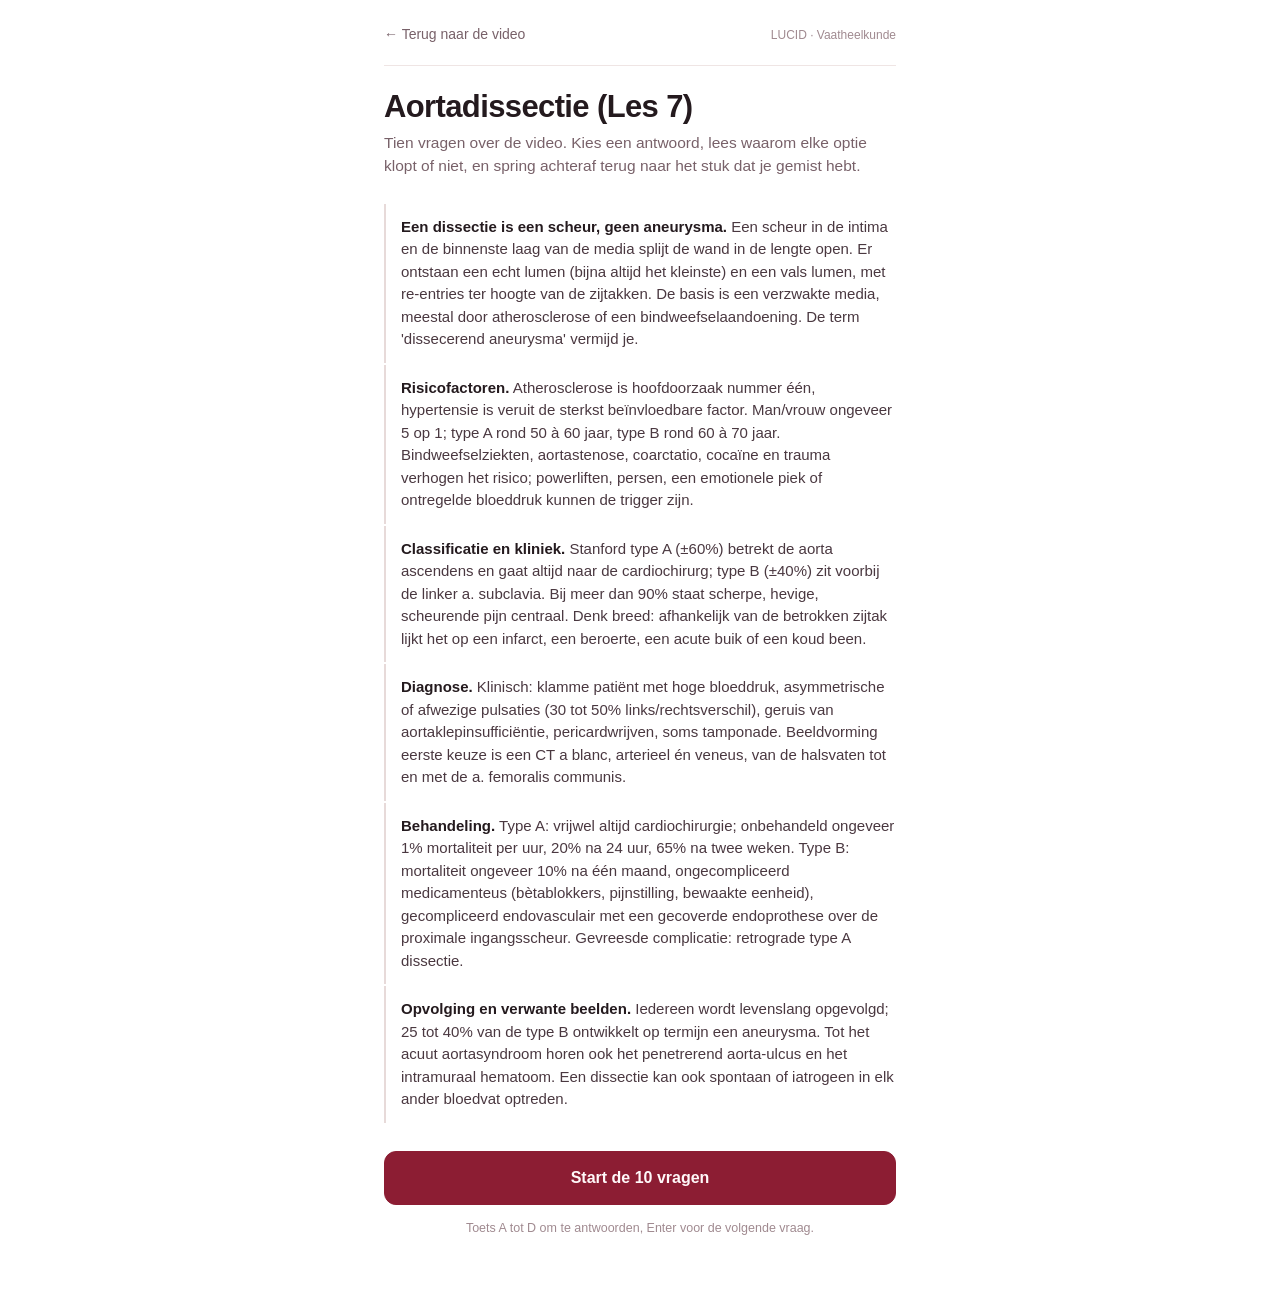
<file: les7.html>
<!DOCTYPE html>
<html lang="nl">
<head>
<meta charset="utf-8">
<meta name="viewport" content="width=device-width, initial-scale=1, viewport-fit=cover">
<title>Oefenvragen — Aortadissectie (Les 7)</title>
<style>
  :root{
    /* papier */
    --paper:#FFFFFF;
    --tint:#FBF6F5;
    --tint-2:#F5EBEA;
    --line:#E7DAD9;
    --line-soft:#EFE5E4;
    --text:#241A1E;
    --muted:#786169;
    /* bloed: chrome, voortgang, vignet */
    --blood:#8C1D33;
    --blood-dark:#6E1327;
    --blood-soft:#F7E9EB;
    /* geoxygeneerd: juist antwoord */
    --ok:#1C7A5B;
    --ok-soft:#E9F4EF;
    /* fout antwoord */
    --wrong:#C62B3E;
    --wrong-soft:#FDECEE;
    --r:12px;
    --pad:18px;
  }
  *{box-sizing:border-box}
  html,body{margin:0;padding:0}
  body{
    background:var(--paper);
    color:var(--text);
    font-family:-apple-system,BlinkMacSystemFont,"Segoe UI",Roboto,"Helvetica Neue",Arial,sans-serif;
    font-size:16px;
    line-height:1.5;
    -webkit-text-size-adjust:100%;
    -webkit-font-smoothing:antialiased;
  }
  .wrap{max-width:560px;margin:0 auto;padding:0 var(--pad) 56px}

  /* ---------- top bar ---------- */
  .top{
    display:flex;align-items:center;justify-content:space-between;gap:12px;
    padding:14px 0 10px;
    border-bottom:1px solid var(--line-soft);
    margin-bottom:22px;
  }
  .back{
    display:inline-flex;align-items:center;gap:8px;
    color:var(--muted);text-decoration:none;
    font-size:14px;font-weight:500;
    padding:10px 12px 10px 0;
    border-radius:var(--r);
    transition:color .15s ease;
  }
  .back:hover{color:var(--blood)}
  .brand{font-size:12px;color:#A08A90}

  /* ---------- vat als voortgangsindicator ---------- */
  .vessel{display:flex;gap:2px;height:9px;margin:0 0 8px}
  .seg{
    flex:1;background:var(--tint-2);
    transition:background .35s ease;
  }
  .seg:first-child{border-radius:6px 0 0 6px}
  .seg:last-child{border-radius:0 6px 6px 0}
  .seg.done{background:var(--blood-dark)}
  .seg.now{background:var(--blood)}
  .count{font-size:13px;color:var(--muted);margin:0 0 20px}

  /* ---------- typografie ---------- */
  h1{font-size:27px;line-height:1.2;letter-spacing:-.02em;font-weight:650;margin:0 0 6px}
  h1:focus,h2:focus{outline:none}
  .lede{color:var(--muted);margin:0 0 26px;font-size:15.5px}
  .vignette{
    font-family:Georgia,"Times New Roman",serif;
    font-size:16.5px;line-height:1.62;color:#4A3840;
    margin:0 0 14px;padding-left:14px;
    border-left:2px solid var(--blood);
  }
  .stem{font-size:19px;line-height:1.38;font-weight:600;margin:0 0 18px;letter-spacing:-.01em}

  /* ---------- recap ---------- */
  .recap{list-style:none;margin:0 0 28px;padding:0}
  .recap li{
    padding:12px 0 12px 15px;
    border-left:2px solid var(--line);
    font-size:15px;color:#4A3840;
  }
  .recap li + li{margin-top:2px}
  .recap b{color:var(--text);font-weight:600}

  /* ---------- antwoordopties ---------- */
  .opts{display:flex;flex-direction:column;gap:10px;margin:0 0 18px}
  .opt{
    display:flex;gap:12px;align-items:flex-start;
    width:100%;min-height:52px;padding:13px 14px;
    background:var(--paper);
    border:1px solid var(--line);
    border-radius:var(--r);
    color:var(--text);
    font:inherit;font-size:15.5px;line-height:1.4;
    text-align:left;cursor:pointer;
    transition:border-color .15s ease,background .15s ease;
  }
  .opt:hover:not(:disabled){border-color:#C9A9AF;background:var(--tint)}
  .opt:disabled{cursor:default}
  .key{
    flex:0 0 22px;height:22px;margin-top:1px;
    display:grid;place-items:center;
    border:1px solid var(--line);border-radius:6px;
    font-size:12px;color:var(--muted);font-variant-numeric:tabular-nums;
    transition:border-color .15s ease,color .15s ease,background .15s ease;
  }
  .opt.ok{border-color:var(--ok);background:var(--ok-soft)}
  .opt.ok .key{border-color:var(--ok);color:#FFFFFF;background:var(--ok);font-size:13px}
  .opt.bad{border-color:var(--wrong);background:var(--wrong-soft)}
  .opt.bad .key{border-color:var(--wrong);color:#FFFFFF;background:var(--wrong);font-size:13px}
  .opt.dim{opacity:.66}
  .why{margin:9px 0 0;padding:0;font-size:14px;line-height:1.5;color:var(--muted)}
  .opt.ok .why{color:#16624A}
  .opt.bad .why{color:#98202F}
  .col{display:flex;flex-direction:column;min-width:0}

  /* ---------- verdict en knoppen ---------- */
  .verdict{font-size:14.5px;font-weight:600;margin:0 0 14px}
  .verdict.good{color:var(--ok)}
  .verdict.poor{color:var(--wrong)}
  .btn{
    display:inline-flex;align-items:center;justify-content:center;
    width:100%;min-height:52px;padding:14px 20px;
    border-radius:var(--r);border:1px solid transparent;
    font:inherit;font-size:16px;font-weight:600;
    cursor:pointer;text-decoration:none;
    transition:background .15s ease,border-color .15s ease,color .15s ease;
  }
  .btn-primary{background:var(--blood);color:#FFF8F9;border-color:var(--blood)}
  .btn-primary:hover{background:var(--blood-dark);border-color:var(--blood-dark)}
  .btn-ghost{background:var(--paper);color:var(--text);border-color:var(--line)}
  .btn-ghost:hover{border-color:#C9A9AF;background:var(--tint)}
  .btn + .btn{margin-top:10px}
  .hint{font-size:12.5px;color:#A08A90;margin:14px 0 0;text-align:center}

  /* ---------- eindscherm ---------- */
  .score{display:flex;align-items:baseline;gap:12px;padding:20px 0 4px}
  .score b{font-size:44px;font-weight:650;letter-spacing:-.03em;line-height:1;color:var(--blood)}
  .score span{font-size:15px;color:var(--muted)}
  .msg{color:#4A3840;margin:8px 0 26px;font-size:15.5px}
  .review{margin:0 0 24px}
  .review h2{font-size:15px;font-weight:600;color:var(--muted);margin:0 0 12px}
  .miss{
    background:var(--tint);border:1px solid var(--line);
    border-radius:var(--r);padding:14px;margin-bottom:10px;
  }
  .miss p{margin:0 0 6px;font-size:15px;line-height:1.4;font-weight:600}
  .miss .fix{margin:0 0 12px;font-size:14px;color:var(--muted);line-height:1.5}
  .miss .fix em{color:#16624A;font-style:normal}
  .jump{
    display:inline-flex;align-items:center;gap:8px;
    min-height:44px;padding:10px 14px;
    background:var(--paper);
    border:1px solid var(--line);border-radius:10px;
    color:var(--text);text-decoration:none;font-size:14px;font-weight:500;
    transition:border-color .15s ease,background .15s ease;
  }
  .jump:hover{border-color:var(--blood);background:var(--blood-soft)}
  .dot{width:7px;height:7px;border-radius:50%;background:var(--blood);flex:0 0 auto}

  :focus-visible{outline:2px solid var(--blood-dark);outline-offset:2px;border-radius:4px}

  @media (prefers-reduced-motion:reduce){*{transition:none !important;animation:none !important}}
  @media (min-width:600px){:root{--pad:24px} h1{font-size:31px}}
</style>
</head>
<body>

<div class="wrap">
  <div class="top">
    <a class="back" id="backLink" href="#" target="_blank" rel="noopener">← Terug naar de video</a>
    <span class="brand">LUCID · Vaatheelkunde</span>
  </div>
  <main id="app"></main>
</div>

<script>
/* =========================================================================
   INHOUD — hier pas je alles aan. De renderlogica eronder blijft ongemoeid.

   t = het moment in de video waar het juiste antwoord gezegd wordt.
       Schrijf het als "m:ss" of "u:mm:ss" (bv. "4:35"), of als een
       getal in seconden (bv. 275). Beide werken.

   De volgorde van de opties wordt bij het starten altijd door elkaar
   gehusseld, dus de plaats van het juiste antwoord in deze lijst is
   voor de student niet zichtbaar.
   ========================================================================= */

const QUIZ = {
  videoUrl: "https://youtu.be/UntdolYFJ5c",
  title: "Aortadissectie (Les 7)",
  lede: "Tien vragen over de video. Kies een antwoord, lees waarom elke optie klopt of niet, en spring achteraf terug naar het stuk dat je gemist hebt.",

  recap: [
    "<b>Een dissectie is een scheur, geen aneurysma.</b> Een scheur in de intima en de binnenste laag van de media splijt de wand in de lengte open. Er ontstaan een echt lumen (bijna altijd het kleinste) en een vals lumen, met re-entries ter hoogte van de zijtakken. De basis is een verzwakte media, meestal door atherosclerose of een bindweefselaandoening. De term 'dissecerend aneurysma' vermijd je.",
    "<b>Risicofactoren.</b> Atherosclerose is hoofdoorzaak nummer één, hypertensie is veruit de sterkst beïnvloedbare factor. Man/vrouw ongeveer 5 op 1; type A rond 50 à 60 jaar, type B rond 60 à 70 jaar. Bindweefselziekten, aortastenose, coarctatio, cocaïne en trauma verhogen het risico; powerliften, persen, een emotionele piek of ontregelde bloeddruk kunnen de trigger zijn.",
    "<b>Classificatie en kliniek.</b> Stanford type A (±60%) betrekt de aorta ascendens en gaat altijd naar de cardiochirurg; type B (±40%) zit voorbij de linker a. subclavia. Bij meer dan 90% staat scherpe, hevige, scheurende pijn centraal. Denk breed: afhankelijk van de betrokken zijtak lijkt het op een infarct, een beroerte, een acute buik of een koud been.",
    "<b>Diagnose.</b> Klinisch: klamme patiënt met hoge bloeddruk, asymmetrische of afwezige pulsaties (30 tot 50% links/rechtsverschil), geruis van aortaklepinsufficiëntie, pericardwrijven, soms tamponade. Beeldvorming eerste keuze is een CT a blanc, arterieel én veneus, van de halsvaten tot en met de a. femoralis communis.",
    "<b>Behandeling.</b> Type A: vrijwel altijd cardiochirurgie; onbehandeld ongeveer 1% mortaliteit per uur, 20% na 24 uur, 65% na twee weken. Type B: mortaliteit ongeveer 10% na één maand, ongecompliceerd medicamenteus (bètablokkers, pijnstilling, bewaakte eenheid), gecompliceerd endovasculair met een gecoverde endoprothese over de proximale ingangsscheur. Gevreesde complicatie: retrograde type A dissectie.",
    "<b>Opvolging en verwante beelden.</b> Iedereen wordt levenslang opgevolgd; 25 tot 40% van de type B ontwikkelt op termijn een aneurysma. Tot het acuut aortasyndroom horen ook het penetrerend aorta-ulcus en het intramuraal hematoom. Een dissectie kan ook spontaan of iatrogeen in elk ander bloedvat optreden."
  ],

  questions: [
    {
      t: "2:11",
      vignette: "Arash is 55, rookt al zijn hele leven een pakje per dag en wordt behandeld voor hypertensie. Vanmorgen kreeg hij plots een enorme, scheurende pijn op de borst die uitstraalt tussen zijn schouderbladen. Hij dacht eerst aan zijn hart.",
      stem: "Wat gebeurt er anatomisch bij de aandoening die je hier in de eerste plaats vermoedt?",
      options: [
        { text: "De aortawand verwijdt zich over alle drie de lagen tot ruim boven de normale diameter.",
          correct: false,
          why: "Dat is de definitie van een aneurysma. De denkfout is de twee beelden gelijkstellen: een dissectie is een scheur, geen verwijding. Precies daarom vermijd je ook de term 'dissecerend aneurysma'." },
        { text: "Er scheurt een trombus los van een geruptureerde plaque en die sluit de aorta van binnenuit af.",
          correct: false,
          why: "Dat is een atherotrombotisch mechanisme. Atherosclerose ligt hier wel aan de basis, maar via een verzwakte media — het letsel zelf is een scheur in de wand, geen stolsel in het lumen." },
        { text: "Er ontstaat een scheur in de intima en de binnenste laag van de media; onder invloed van de bloeddruk splijt de bloedstroom de wandlagen verder open en vormt zich een vals lumen.",
          correct: true,
          why: "Juist. Het splijten verloopt in de lengte, zowel naar proximaal als naar distaal, en dat verklaart waarom zoveel verschillende zijtakken in het proces betrokken kunnen raken." },
        { text: "Alle wandlagen scheuren volledig door, waarna het bloed vrij in het mediastinum loopt.",
          correct: false,
          why: "Dat beschrijft een vrije ruptuur, het eindstadium. Bij een dissectie blijft het bloed binnen de wandlagen zelf — dat is net waarom de patiënt de eerste uren nog leeft." }
      ]
    },
    {
      t: "2:34",
      vignette: "Je bekijkt de arteriële fase van de CT-scan samen met een collega en probeert uit te maken welk lumen het echte is.",
      stem: "Welke uitspraak over het echte en het valse lumen is juist?",
      options: [
        { text: "Het echte lumen is bijna altijd het kleinste van de twee, en op verschillende plaatsen — vaak ter hoogte van de zijtakken — bestaan er verbindingen tussen beide lumina.",
          correct: true,
          why: "Juist. Die verbindingen heten re-entries, en ze verklaren mee waarom sommige zijtakken toch bevloeid blijven." },
        { text: "Het valse lumen is per definitie het kleinste, omdat het pas recent ontstaan is.",
          correct: false,
          why: "Redeneren vanuit 'nieuw is dus klein' loopt hier mis. Het valse lumen staat onder systeemdruk en duwt het echte lumen net samen." },
        { text: "Beide lumina zijn volledig van elkaar gescheiden; er bestaan geen verbindingen.",
          correct: false,
          why: "De re-entries worden hier over het hoofd gezien. Er zijn wel degelijk verbindingen, meestal ter hoogte van de zijtakken." },
        { text: "Het valse lumen ligt buiten de adventitia, tussen de aorta en het omgevende weefsel.",
          correct: false,
          why: "Verkeerde laag. Het valse lumen loopt binnen de vaatwand zelf, tussen de opengespleten lagen van de media." }
      ]
    },
    {
      t: "4:03",
      vignette: "Een 62-jarige man met een gekende dissectie type B en een slecht gecontroleerde bloeddruk vraagt wat hij er zelf aan kan doen.",
      stem: "Wat is bij hem het belangrijkste aangrijpingspunt, en waarom?",
      options: [
        { text: "Zijn leeftijd en geslacht, want de man/vrouwverhouding bedraagt ongeveer vijf op één.",
          correct: false,
          why: "Het cijfer klopt, maar de redenering niet: leeftijd en geslacht liggen vast. Als aangrijpingspunt voor behandeling heb je er niets aan." },
        { text: "De arteriële hypertensie, want dat is veruit de sterkst beïnvloedbare risicofactor.",
          correct: true,
          why: "Juist. Daarom staat strikte bloeddrukcontrole, bij voorkeur met bètablokkers, ook centraal in de levenslange opvolging." },
        { text: "De atherosclerose, want als hoofdoorzaak nummer één is ze met medicatie volledig omkeerbaar.",
          correct: false,
          why: "Atherosclerose is inderdaad hoofdoorzaak nummer één, maar 'volledig omkeerbaar' is de denkfout. Je remt ze af via de risicofactoren; de reeds verzwakte media herstelt niet." },
        { text: "Niets, want dissecties treden vrijwel uitsluitend op bij patiënten met een bindweefselziekte.",
          correct: false,
          why: "Bindweefselziekten verhogen het risico en geven een jongere presentatie, maar vormen een minderheid. Het gros van de dissecties treft oudere patiënten met atherosclerose en hypertensie." }
      ]
    },
    {
      t: "4:51",
      vignette: "",
      stem: "Welke uitspraak over de Stanford-classificatie is juist?",
      options: [
        { text: "Bij een type B ligt de scheur voorbij de linker arteria subclavia en is de aorta ascendens niet betrokken; dit is ongeveer 40% van de dissecties.",
          correct: true,
          why: "Juist. Stanford is een anatomische indeling, en de betrokkenheid van de aorta ascendens is het enige criterium dat telt." },
        { text: "Type A is de minderheid en vertegenwoordigt ongeveer 40% van de dissecties.",
          correct: false,
          why: "Cijfers omgewisseld: type A is net de meerderheid, ongeveer 60%." },
        { text: "Het onderscheid tussen type A en type B berust op de richting van de scheur, antegraad of retrograad.",
          correct: false,
          why: "De richting is wel een onderscheid, maar een derde en minder belangrijk. Stanford kijkt naar de plaats van het letsel, niet naar de richting." },
        { text: "Bij een hemodynamisch stabiele type A dissectie kan de vaatchirurg endovasculair behandelen in plaats van de cardiochirurg te contacteren.",
          correct: false,
          why: "Stabiliteit is hier een vals geruststellend argument: een type A hoort altijd bij de cardiochirurg en wordt vrijwel altijd geopereerd, precies omdat de mortaliteit per uur oploopt." }
      ]
    },
    {
      t: "6:05",
      vignette: "Een man van 57 komt op spoed met acute retrosternale pijn. Het ECG toont ST-elevatie. Bij het klinisch onderzoek meet je rechts een systolische bloeddruk die 40 mmHg hoger ligt dan links, en je hoort een diastolisch geruis.",
      stem: "Wat is de meest waarschijnlijke verklaring voor dit geheel?",
      options: [
        { text: "Een klassiek myocardinfarct; het drukverschil tussen beide armen is een meetartefact.",
          correct: false,
          why: "Het afwijkende teken wordt weggeredeneerd. Een links/rechtsverschil komt bij 30 tot 50% van de dissecties voor en is samen met het klepgeruis net de aanwijzing die je niet mag missen." },
        { text: "Een type B dissectie die zich uitbreidt naar de coronairen.",
          correct: false,
          why: "Anatomisch onmogelijk: een type B zit voorbij de linker arteria subclavia en kan de coronaire ostia of de aortaklep niet betrekken." },
        { text: "Een type A dissectie waarbij de scheur de coronaire doorbloeding afsluit en de aortaklep doet lekken.",
          correct: true,
          why: "Juist. Dit is de klassieke valkuil bij type A: de patiënt presenteert zich als een hartinfarct, terwijl de échte oorzaak een dissectie is." },
        { text: "Een longembool met rechterhartbelasting.",
          correct: false,
          why: "Een longembool verklaart noch de ST-elevatie, noch het asymmetrische armdrukverschil, noch het diastolisch geruis van aortaklepinsufficiëntie." }
      ]
    },
    {
      t: "7:02",
      vignette: "Je vermoedt bij Arash een dissectie en overlegt met de radioloog over het scanprotocol.",
      stem: "Welke aanpak van de beeldvorming sluit aan bij de les?",
      options: [
        { text: "Een arteriële fase alleen volstaat; een blanco reeks levert geen bijkomende informatie.",
          correct: false,
          why: "Zonder blanco reeks mis je het intramuraal hematoom, dat zich net kenmerkt door bloed in de wand zónder duidelijke intimascheur." },
        { text: "Een CT-scan a blanc, arterieel én veneus, die loopt van de halsvaten tot en met de arteria femoralis communis.",
          correct: true,
          why: "Juist. A blanc voor het intramuraal hematoom, arterieel voor echt en vals lumen, ingangspoorten en afgesloten zijtakken, veneus om te zien of de organen nog bevloeid worden." },
        { text: "Een CT beperkt tot de thorax volstaat, want daar bevindt het letsel zich.",
          correct: false,
          why: "Te kort gescand. Zowel de cardiochirurg als de vaatchirurg moeten het volledige traject en de toegangswegen tot in de liezen kunnen beoordelen." },
        { text: "Beeldvorming heeft weinig meerwaarde; de diagnose wordt in de praktijk klinisch gesteld.",
          correct: false,
          why: "Klinisch onderzoek zet je op het spoor, maar het echte en valse lumen, de ingangspoorten en de afgesloten zijtakken breng je enkel met een scan in kaart." }
      ]
    },
    {
      t: "8:26",
      vignette: "Een 68-jarige vrouw heeft een type B dissectie zonder tekenen van malperfusie of ruptuur. Ze heeft pijn en haar systolische bloeddruk bedraagt 175 mmHg.",
      stem: "Wat is hier het beleid van eerste keuze?",
      options: [
        { text: "Meteen een gecoverde endoprothese plaatsen om de proximale ingangsscheur af te dekken.",
          correct: false,
          why: "Endovasculair behandelen is voorbehouden voor de gecompliceerde type B. Ongeveer 75% van de patiënten komt met medicamenteuze behandeling zonder complicaties door de acute fase." },
        { text: "Bètablokkers met een streefdruk van 110 tot 120 mmHg systolisch en een polsgolf rond 60 bpm, voldoende pijnstilling en monitoring op een bewaakte eenheid.",
          correct: true,
          why: "Juist. Het doel is de druk op de verzwakte wand verlagen, de kans op ruptuur verminderen en de patiënte pijnvrij maken." },
        { text: "De bloeddruk zo laag mogelijk brengen, want elke mmHg minder verlaagt het ruptuurrisico.",
          correct: false,
          why: "Doorgeslagen redenering. Het streefdoel is 110 tot 120 mmHg mét verzekering van de eindorgaanperfusie; nog lager brengt de nieren, de darm en het ruggenmerg in gevaar." },
        { text: "Pijnstilling zoveel mogelijk beperken, zodat je een verslechtering niet maskeert.",
          correct: false,
          why: "Gevaarlijke denkfout: pijn jaagt de bloeddruk juist omhoog en werkt zo verdere uitbreiding in de hand. Je detecteert uitbreiding door te monitoren, niet door pijn te laten bestaan." }
      ]
    },
    {
      t: "9:28",
      vignette: "Dezelfde patiënte ontwikkelt na twee dagen een koud, pijnlijk linkerbeen met afwezige pulsaties.",
      stem: "Welke uitspraak over de nu aangewezen behandeling is juist?",
      options: [
        { text: "Open heelkunde is bij een gecompliceerde type B de standaardbehandeling.",
          correct: false,
          why: "Open heelkunde wordt hier maar zelden toegepast — bijvoorbeeld vervanging van het aangetaste segment of een overbrugging naar afgesloten zijtakken. De voorkeurstechniek is endovasculair." },
        { text: "De endoprothese wordt best zo lang mogelijk gemaakt, zodat alle re-entries mee afgedekt worden.",
          correct: false,
          why: "Omgekeerd: de prothese wordt zo kort mogelijk gehouden om zo weinig mogelijk intercostale arteriën af te sluiten. Enkel bij een volledige ruptuur dek je de hele thoracale aorta af." },
        { text: "Door de proximale ingangsscheur met een gecoverde endoprothese af te dekken, wordt het valse lumen ontlast en de flow terug naar het echte lumen gestuurd.",
          correct: true,
          why: "Juist. Zo komt ook de remodellering van de aorta op gang, en dat is precies waarom je de ingangspoort proximaal aanpakt en niet het ischemische been afzonderlijk." },
        { text: "Ontstaat er na de ingreep een retrograde type A dissectie, dan volstaat conservatieve opvolging met bloeddrukcontrole.",
          correct: false,
          why: "Dit is de complicatie die je zeker moet kennen, en ze wordt hier onderschat. Door manipulatie of spanning op de endoprothese loopt een nieuwe scheur naar de aorta ascendens: een type B wordt plots een levensbedreigende type A en de cardiochirurg moet onmiddellijk gebeld worden." }
      ]
    },
    {
      t: "10:44",
      vignette: "",
      stem: "Welke uitspraak over het natuurlijk verloop en de opvolging is juist?",
      options: [
        { text: "Onbehandeld bedraagt de mortaliteit van een type A ongeveer 10% na één maand.",
          correct: false,
          why: "Cijfer van het verkeerde type. Dat is de orde van grootte bij type B; bij type A loopt ze op met ongeveer 1% per uur in de eerste dagen, 20% na 24 uur en 65% na twee weken." },
        { text: "Iedereen met een dissectie wordt levenslang opgevolgd; 25 tot 40% van de type B-patiënten ontwikkelt op termijn een aneurysma.",
          correct: true,
          why: "Juist. Regelmatige CT of MRI is daarom nodig om aneurysmavorming of uitbreiding tijdig op te sporen." },
        { text: "Wie de acute fase zonder complicaties doorkomt, kan de opvolging na een jaar stopzetten.",
          correct: false,
          why: "Het overleven van de acute fase wordt verward met genezing. De wand blijft verzwakt, en de opvolging is levenslang — voor type A én type B." },
        { text: "Bètablokkers worden bij de opvolging best vermeden wegens het risico op bradycardie.",
          correct: false,
          why: "Net omgekeerd: bètablokkers zijn de voorkeursklasse, want ze verlagen niet alleen de druk maar ook de pols-golf op de verzwakte wand." }
      ]
    },
    {
      t: "11:47",
      vignette: "",
      stem: "Welke uitspraak over het acuut aortasyndroom en over dissecties buiten de aorta is juist?",
      options: [
        { text: "Een penetrerend aorta-ulcus blijft steeds beperkt tot de wand en evolueert nooit verder.",
          correct: false,
          why: "Het wordt hier als onschuldig afgedaan, maar het kan wel degelijk aanleiding geven tot een dissectie of tot een sacculair aneurysma. Typisch bij mensen die veel roken en drinken." },
        { text: "Een spontane dissectie komt uitsluitend ter hoogte van de aorta voor.",
          correct: false,
          why: "Ze kan in elk bloedvat optreden, met tekenen van perifere ischemie zoals een beroerte, een darminfarct of een koud been. De oorzaak blijft daarbij vaak onbekend." },
        { text: "Een iatrogene dissectie door een guidewire of katheter herstelt vanzelf en vraagt geen behandeling.",
          correct: false,
          why: "Ook hier is behandeling nodig: revascularisatie van de ischemische gebieden en eventueel een stent om de gemaakte flap terug tegen de wand te drukken." },
        { text: "Een intramuraal hematoom is een bloeduitstorting in de aortawand zonder duidelijke intimascheur en kan met de juiste medicatie soms spontaan genezen.",
          correct: true,
          why: "Juist. Velen beschouwen het als een voorloper van de dissectie: soms geneest het, soms evolueert het naar een echte dissectie." }
      ]
    }
  ]
};

/* =========================================================================
   RENDERLOGICA — hieronder staat geen inhoud meer.
   ========================================================================= */

(function () {
  "use strict";

  var app = document.getElementById("app");
  var backLink = document.getElementById("backLink");
  backLink.href = QUIZ.videoUrl;

  var state = { order: [], optOrder: [], current: 0, answers: [], started: false };
  var LETTERS = "ABCDEFGH";

  function label(i) { return LETTERS.charAt(i) || String(i + 1); }

  function shuffle(arr) {
    var a = arr.slice();
    for (var i = a.length - 1; i > 0; i--) {
      var j = Math.floor(Math.random() * (i + 1));
      var t = a[i]; a[i] = a[j]; a[j] = t;
    }
    return a;
  }
  function range(n) { var a = []; for (var i = 0; i < n; i++) a.push(i); return a; }
  function esc(s) {
    return String(s).replace(/&/g, "&amp;").replace(/</g, "&lt;").replace(/>/g, "&gt;");
  }
  /* accepteert 275, "4:35" of "1:04:35" */
  function toSeconds(t) {
    if (typeof t === "number") return Math.max(0, Math.round(t));
    var parts = String(t).trim().split(":").map(function (p) { return parseInt(p, 10) || 0; });
    var s = 0;
    for (var i = 0; i < parts.length; i++) s = s * 60 + parts[i];
    return Math.max(0, s);
  }
  function videoAt(t) {
    var sep = QUIZ.videoUrl.indexOf("?") === -1 ? "?" : "&";
    return QUIZ.videoUrl + sep + "t=" + toSeconds(t);
  }
  function focusFirst() {
    var h = app.querySelector("[data-focus]");
    if (h) { h.setAttribute("tabindex", "-1"); h.focus({ preventScroll: true }); }
    window.scrollTo(0, 0);
  }

  /* ---------- startscherm ---------- */
  function renderStart() {
    var items = QUIZ.recap.map(function (r) { return "<li>" + r + "</li>"; }).join("");
    app.innerHTML =
      '<h1 data-focus>' + esc(QUIZ.title) + '</h1>' +
      '<p class="lede">' + esc(QUIZ.lede) + '</p>' +
      '<ul class="recap">' + items + '</ul>' +
      '<button class="btn btn-primary" id="start">Start de ' + QUIZ.questions.length + ' vragen</button>' +
      '<p class="hint">Toets A tot D om te antwoorden, Enter voor de volgende vraag.</p>';
    document.getElementById("start").addEventListener("click", function () { begin(false); });
    focusFirst();
  }

  /* vragen in vaste volgorde bij de eerste beurt, willekeurig bij een nieuwe
     poging; de opties worden altijd gehusseld */
  function begin(randomiseQuestions) {
    var n = QUIZ.questions.length;
    state.order = randomiseQuestions ? shuffle(range(n)) : range(n);
    state.optOrder = state.order.map(function (qi) {
      return shuffle(range(QUIZ.questions[qi].options.length));
    });
    state.answers = new Array(n).fill(null);
    state.current = 0;
    state.started = true;
    renderQuestion();
  }

  /* ---------- vraagscherm ---------- */
  function renderQuestion() {
    var pos = state.current;
    var q = QUIZ.questions[state.order[pos]];
    var oo = state.optOrder[pos];
    var total = state.order.length;

    var segs = "";
    for (var s = 0; s < total; s++) {
      var cls = s < pos ? "seg done" : (s === pos ? "seg now" : "seg");
      segs += '<div class="' + cls + '"></div>';
    }

    var opts = oo.map(function (oi, idx) {
      var o = q.options[oi];
      return '<button class="opt" data-idx="' + idx + '" data-opt="' + oi + '">' +
               '<span class="key">' + label(idx) + '</span>' +
               '<span class="col"><span>' + esc(o.text) + '</span>' +
               '<span class="why" hidden></span></span>' +
             '</button>';
    }).join("");

    app.innerHTML =
      '<div class="vessel" role="presentation">' + segs + '</div>' +
      '<p class="count">Vraag ' + (pos + 1) + ' van ' + total + '</p>' +
      (q.vignette ? '<p class="vignette">' + esc(q.vignette) + '</p>' : '') +
      '<h2 class="stem" data-focus>' + esc(q.stem) + '</h2>' +
      '<div class="opts" id="opts">' + opts + '</div>' +
      '<p class="verdict" id="verdict" aria-live="polite"></p>' +
      '<div id="actions"></div>';

    Array.prototype.slice.call(app.querySelectorAll(".opt")).forEach(function (b) {
      b.addEventListener("click", function () { answer(parseInt(b.dataset.opt, 10)); });
    });
    focusFirst();
  }

  function answer(chosenOpt) {
    var pos = state.current;
    if (state.answers[pos] !== null) return;
    state.answers[pos] = chosenOpt;

    var q = QUIZ.questions[state.order[pos]];
    var isRight = q.options[chosenOpt].correct === true;
    var buttons = Array.prototype.slice.call(app.querySelectorAll(".opt"));
    var correctIdx = 0;

    buttons.forEach(function (b, i) {
      var oi = parseInt(b.dataset.opt, 10);
      var o = q.options[oi];
      b.disabled = true;
      if (o.correct) { b.classList.add("ok"); correctIdx = i; }
      else if (oi === chosenOpt) b.classList.add("bad");
      else b.classList.add("dim");
      var key = b.querySelector(".key");
      if (o.correct) key.textContent = "\u2713";
      else if (oi === chosenOpt) key.textContent = "\u2715";
      var why = b.querySelector(".why");
      why.textContent = o.why;
      why.hidden = false;
    });

    var v = document.getElementById("verdict");
    v.className = "verdict " + (isRight ? "good" : "poor");
    v.textContent = isRight ? "Juist." : "Fout — het juiste antwoord is optie " + label(correctIdx) + ".";

    var last = pos === state.order.length - 1;
    document.getElementById("actions").innerHTML =
      '<button class="btn btn-primary" id="next">' + (last ? "Bekijk je resultaat" : "Volgende vraag") + '</button>';
    var next = document.getElementById("next");
    next.addEventListener("click", advance);
    next.focus({ preventScroll: true });
  }

  function advance() {
    if (state.current === state.order.length - 1) renderResults();
    else { state.current++; renderQuestion(); }
  }

  /* ---------- eindscherm ---------- */
  function renderResults() {
    state.started = false;
    var total = state.order.length;
    var wrong = [];
    var score = 0;

    state.order.forEach(function (qi, pos) {
      var q = QUIZ.questions[qi];
      var chosen = state.answers[pos];
      if (chosen !== null && q.options[chosen].correct) score++;
      else wrong.push(q);
    });

    var pct = Math.round((score / total) * 100);
    var msg = pct === 100 ? "Alles juist. Deze les zit."
            : pct >= 75 ? "Stevige basis. Neem de misgelopen stukjes nog eens door."
            : pct >= 50 ? "De helft zit er. De fragmenten hieronder zijn je snelste winst."
            : "Nog wat werk. Bekijk de aangeduide stukken opnieuw en probeer daarna nog eens.";

    var reviewHtml = "";
    if (wrong.length) {
      reviewHtml = '<div class="review"><h2>Wat nog niet zat</h2>' +
        wrong.map(function (q) {
          var right = q.options.filter(function (o) { return o.correct; })[0];
          return '<div class="miss">' +
                   '<p>' + esc(q.stem) + '</p>' +
                   '<p class="fix"><em>' + esc(right.text) + '</em></p>' +
                   '<a class="jump" href="' + videoAt(q.t) + '" target="_blank" rel="noopener">' +
                     '<span class="dot"></span>Bekijk dit stuk opnieuw</a>' +
                 '</div>';
        }).join("") + '</div>';
    }

    app.innerHTML =
      '<h1 data-focus>Resultaat</h1>' +
      '<div class="score"><b>' + score + '/' + total + '</b><span>' + pct + '% juist</span></div>' +
      '<p class="msg">' + esc(msg) + '</p>' +
      reviewHtml +
      '<button class="btn btn-primary" id="again">Opnieuw proberen</button>' +
      '<a class="btn btn-ghost" href="' + QUIZ.videoUrl + '" target="_blank" rel="noopener">Terug naar de video</a>';

    document.getElementById("again").addEventListener("click", function () { begin(true); });
    focusFirst();
  }

  /* ---------- toetsenbord ---------- */
  document.addEventListener("keydown", function (e) {
    if (!state.started) return;
    if (e.target && (e.target.tagName === "A" || e.target.id === "next")) return;
    var pos = state.current;
    var answered = state.answers[pos] !== null;

    if (!answered) {
      var idx = -1;
      if (e.key >= "1" && e.key <= "9") idx = parseInt(e.key, 10) - 1;
      else if (e.key.length === 1) idx = LETTERS.indexOf(e.key.toUpperCase());
      if (idx >= 0) {
        var b = app.querySelector('.opt[data-idx="' + idx + '"]');
        if (b) { e.preventDefault(); answer(parseInt(b.dataset.opt, 10)); return; }
      }
    }
    if (e.key === "Enter" && answered) { e.preventDefault(); advance(); }
  });

  renderStart();
})();
</script>
</body>
</html>
</file>
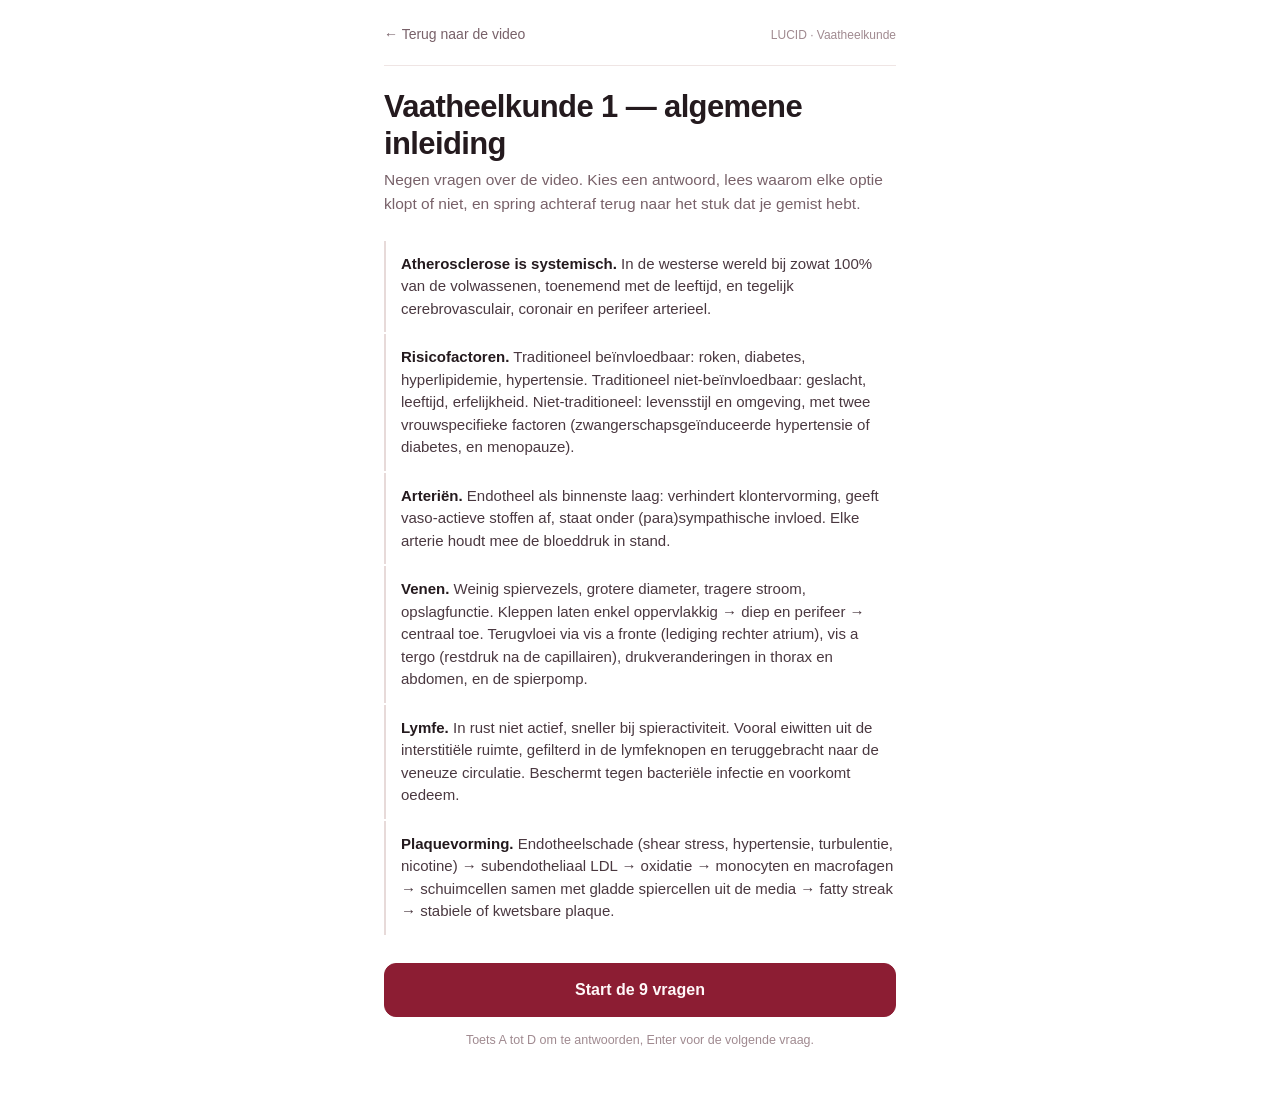
<file: MCQ Vaatheelkunde (Les 1).html>
<!DOCTYPE html>
<html lang="nl">
<head>
<meta charset="utf-8">
<meta name="viewport" content="width=device-width, initial-scale=1, viewport-fit=cover">
<title>Oefenvragen — Vaatheelkunde 1: algemene inleiding</title>
<style>
  :root{
    /* papier */
    --paper:#FFFFFF;
    --tint:#FBF6F5;
    --tint-2:#F5EBEA;
    --line:#E7DAD9;
    --line-soft:#EFE5E4;
    --text:#241A1E;
    --muted:#786169;
    /* bloed: chrome, voortgang, vignet */
    --blood:#8C1D33;
    --blood-dark:#6E1327;
    --blood-soft:#F7E9EB;
    /* geoxygeneerd: juist antwoord */
    --ok:#1C7A5B;
    --ok-soft:#E9F4EF;
    /* fout antwoord */
    --wrong:#C62B3E;
    --wrong-soft:#FDECEE;
    --r:12px;
    --pad:18px;
  }
  *{box-sizing:border-box}
  html,body{margin:0;padding:0}
  body{
    background:var(--paper);
    color:var(--text);
    font-family:-apple-system,BlinkMacSystemFont,"Segoe UI",Roboto,"Helvetica Neue",Arial,sans-serif;
    font-size:16px;
    line-height:1.5;
    -webkit-text-size-adjust:100%;
    -webkit-font-smoothing:antialiased;
  }
  .wrap{max-width:560px;margin:0 auto;padding:0 var(--pad) 56px}

  /* ---------- top bar ---------- */
  .top{
    display:flex;align-items:center;justify-content:space-between;gap:12px;
    padding:14px 0 10px;
    border-bottom:1px solid var(--line-soft);
    margin-bottom:22px;
  }
  .back{
    display:inline-flex;align-items:center;gap:8px;
    color:var(--muted);text-decoration:none;
    font-size:14px;font-weight:500;
    padding:10px 12px 10px 0;
    border-radius:var(--r);
    transition:color .15s ease;
  }
  .back:hover{color:var(--blood)}
  .brand{font-size:12px;color:#A08A90}

  /* ---------- vat als voortgangsindicator ---------- */
  .vessel{display:flex;gap:2px;height:9px;margin:0 0 8px}
  .seg{
    flex:1;background:var(--tint-2);
    transition:background .35s ease;
  }
  .seg:first-child{border-radius:6px 0 0 6px}
  .seg:last-child{border-radius:0 6px 6px 0}
  .seg.done{background:var(--blood-dark)}
  .seg.now{background:var(--blood)}
  .count{font-size:13px;color:var(--muted);margin:0 0 20px}

  /* ---------- typografie ---------- */
  h1{font-size:27px;line-height:1.2;letter-spacing:-.02em;font-weight:650;margin:0 0 6px}
  h1:focus,h2:focus{outline:none}
  .lede{color:var(--muted);margin:0 0 26px;font-size:15.5px}
  .vignette{
    font-family:Georgia,"Times New Roman",serif;
    font-size:16.5px;line-height:1.62;color:#4A3840;
    margin:0 0 14px;padding-left:14px;
    border-left:2px solid var(--blood);
  }
  .stem{font-size:19px;line-height:1.38;font-weight:600;margin:0 0 18px;letter-spacing:-.01em}

  /* ---------- recap ---------- */
  .recap{list-style:none;margin:0 0 28px;padding:0}
  .recap li{
    padding:12px 0 12px 15px;
    border-left:2px solid var(--line);
    font-size:15px;color:#4A3840;
  }
  .recap li + li{margin-top:2px}
  .recap b{color:var(--text);font-weight:600}

  /* ---------- antwoordopties ---------- */
  .opts{display:flex;flex-direction:column;gap:10px;margin:0 0 18px}
  .opt{
    display:flex;gap:12px;align-items:flex-start;
    width:100%;min-height:52px;padding:13px 14px;
    background:var(--paper);
    border:1px solid var(--line);
    border-radius:var(--r);
    color:var(--text);
    font:inherit;font-size:15.5px;line-height:1.4;
    text-align:left;cursor:pointer;
    transition:border-color .15s ease,background .15s ease;
  }
  .opt:hover:not(:disabled){border-color:#C9A9AF;background:var(--tint)}
  .opt:disabled{cursor:default}
  .key{
    flex:0 0 22px;height:22px;margin-top:1px;
    display:grid;place-items:center;
    border:1px solid var(--line);border-radius:6px;
    font-size:12px;color:var(--muted);font-variant-numeric:tabular-nums;
    transition:border-color .15s ease,color .15s ease,background .15s ease;
  }
  .opt.ok{border-color:var(--ok);background:var(--ok-soft)}
  .opt.ok .key{border-color:var(--ok);color:#FFFFFF;background:var(--ok);font-size:13px}
  .opt.bad{border-color:var(--wrong);background:var(--wrong-soft)}
  .opt.bad .key{border-color:var(--wrong);color:#FFFFFF;background:var(--wrong);font-size:13px}
  .opt.dim{opacity:.66}
  .why{margin:9px 0 0;padding:0;font-size:14px;line-height:1.5;color:var(--muted)}
  .opt.ok .why{color:#16624A}
  .opt.bad .why{color:#98202F}
  .col{display:flex;flex-direction:column;min-width:0}

  /* ---------- verdict en knoppen ---------- */
  .verdict{font-size:14.5px;font-weight:600;margin:0 0 14px}
  .verdict.good{color:var(--ok)}
  .verdict.poor{color:var(--wrong)}
  .btn{
    display:inline-flex;align-items:center;justify-content:center;
    width:100%;min-height:52px;padding:14px 20px;
    border-radius:var(--r);border:1px solid transparent;
    font:inherit;font-size:16px;font-weight:600;
    cursor:pointer;text-decoration:none;
    transition:background .15s ease,border-color .15s ease,color .15s ease;
  }
  .btn-primary{background:var(--blood);color:#FFF8F9;border-color:var(--blood)}
  .btn-primary:hover{background:var(--blood-dark);border-color:var(--blood-dark)}
  .btn-ghost{background:var(--paper);color:var(--text);border-color:var(--line)}
  .btn-ghost:hover{border-color:#C9A9AF;background:var(--tint)}
  .btn + .btn{margin-top:10px}
  .hint{font-size:12.5px;color:#A08A90;margin:14px 0 0;text-align:center}

  /* ---------- eindscherm ---------- */
  .score{display:flex;align-items:baseline;gap:12px;padding:20px 0 4px}
  .score b{font-size:44px;font-weight:650;letter-spacing:-.03em;line-height:1;color:var(--blood)}
  .score span{font-size:15px;color:var(--muted)}
  .msg{color:#4A3840;margin:8px 0 26px;font-size:15.5px}
  .review{margin:0 0 24px}
  .review h2{font-size:15px;font-weight:600;color:var(--muted);margin:0 0 12px}
  .miss{
    background:var(--tint);border:1px solid var(--line);
    border-radius:var(--r);padding:14px;margin-bottom:10px;
  }
  .miss p{margin:0 0 6px;font-size:15px;line-height:1.4;font-weight:600}
  .miss .fix{margin:0 0 12px;font-size:14px;color:var(--muted);line-height:1.5}
  .miss .fix em{color:#16624A;font-style:normal}
  .jump{
    display:inline-flex;align-items:center;gap:8px;
    min-height:44px;padding:10px 14px;
    background:var(--paper);
    border:1px solid var(--line);border-radius:10px;
    color:var(--text);text-decoration:none;font-size:14px;font-weight:500;
    transition:border-color .15s ease,background .15s ease;
  }
  .jump:hover{border-color:var(--blood);background:var(--blood-soft)}
  .dot{width:7px;height:7px;border-radius:50%;background:var(--blood);flex:0 0 auto}

  :focus-visible{outline:2px solid var(--blood-dark);outline-offset:2px;border-radius:4px}

  @media (prefers-reduced-motion:reduce){*{transition:none !important;animation:none !important}}
  @media (min-width:600px){:root{--pad:24px} h1{font-size:31px}}
</style>
</head>
<body>

<div class="wrap">
  <div class="top">
    <a class="back" id="backLink" href="#" target="_blank" rel="noopener">← Terug naar de video</a>
    <span class="brand">LUCID · Vaatheelkunde</span>
  </div>
  <main id="app"></main>
</div>

<script>
/* =========================================================================
   INHOUD — hier pas je alles aan. De renderlogica eronder blijft ongemoeid.

   t = het moment in de video waar het juiste antwoord gezegd wordt.
       Schrijf het als "m:ss" of "u:mm:ss" (bv. "4:35"), of als een
       getal in seconden (bv. 275). Beide werken.

   De volgorde van de opties wordt bij het starten altijd door elkaar
   gehusseld, dus de plaats van het juiste antwoord in deze lijst is
   voor de student niet zichtbaar.
   ========================================================================= */

const QUIZ = {
  videoUrl: "https://youtu.be/E2-Jqkn0reY",
  title: "Vaatheelkunde 1 — algemene inleiding",
  lede: "Negen vragen over de video. Kies een antwoord, lees waarom elke optie klopt of niet, en spring achteraf terug naar het stuk dat je gemist hebt.",

  recap: [
    "<b>Atherosclerose is systemisch.</b> In de westerse wereld bij zowat 100% van de volwassenen, toenemend met de leeftijd, en tegelijk cerebrovasculair, coronair en perifeer arterieel.",
    "<b>Risicofactoren.</b> Traditioneel beïnvloedbaar: roken, diabetes, hyperlipidemie, hypertensie. Traditioneel niet-beïnvloedbaar: geslacht, leeftijd, erfelijkheid. Niet-traditioneel: levensstijl en omgeving, met twee vrouwspecifieke factoren (zwangerschapsgeïnduceerde hypertensie of diabetes, en menopauze).",
    "<b>Arteriën.</b> Endotheel als binnenste laag: verhindert klontervorming, geeft vaso-actieve stoffen af, staat onder (para)sympathische invloed. Elke arterie houdt mee de bloeddruk in stand.",
    "<b>Venen.</b> Weinig spiervezels, grotere diameter, tragere stroom, opslagfunctie. Kleppen laten enkel oppervlakkig → diep en perifeer → centraal toe. Terugvloei via vis a fronte (lediging rechter atrium), vis a tergo (restdruk na de capillairen), drukveranderingen in thorax en abdomen, en de spierpomp.",
    "<b>Lymfe.</b> In rust niet actief, sneller bij spieractiviteit. Vooral eiwitten uit de interstitiële ruimte, gefilterd in de lymfeknopen en teruggebracht naar de veneuze circulatie. Beschermt tegen bacteriële infectie en voorkomt oedeem.",
    "<b>Plaquevorming.</b> Endotheelschade (shear stress, hypertensie, turbulentie, nicotine) → subendotheliaal LDL → oxidatie → monocyten en macrofagen → schuimcellen samen met gladde spiercellen uit de media → fatty streak → stabiele of kwetsbare plaque."
  ],

  questions: [
    {
      t: "1:10",
      vignette: "Een 66-jarige man wordt verwezen wegens claudicatio van het rechterbeen. Verder heeft hij geen klachten.",
      stem: "Welke uitspraak over atherosclerose sluit het best aan bij de inleiding van deze les?",
      options: [
        { text: "In de westerse wereld is atherosclerose bij ongeveer een tiende van de volwassenen aanwezig.",
          correct: false,
          why: "Zwaar onderschat: het is bij zowat 100% van de volwassenen aanwezig. Wat verschilt tussen mensen is de ernst, niet de aanwezigheid." },
        { text: "De ziekte blijft doorgaans beperkt tot het vaatbed waar de patiënt klachten van heeft.",
          correct: false,
          why: "Denkfout: de symptomen zijn lokaal, de ziekte niet. Klachten in één been zeggen niets over de afwezigheid van plaques elders." },
        { text: "Het is een systemische ziekte die elk bloedvat kan aantasten en tegelijk cerebrovasculair, coronair en perifeer arterieel speelt.",
          correct: true,
          why: "Juist. Precies daarom kijk je bij perifere klachten ook actief naar het coronaire en cerebrovasculaire vaatbed." },
        { text: "Perifeer vaatlijden wordt zelden door atherosclerose veroorzaakt; meestal ligt er een andere oorzaak aan de basis.",
          correct: false,
          why: "Omgekeerd: atherosclerose is veruit de frequentste oorzaak van perifeer vaatlijden. Niet-atherosclerotische oorzaken bestaan, maar zijn de uitzondering." }
      ]
    },
    {
      t: "1:48",
      vignette: "Een 61-jarige vrouw rookt, wordt behandeld voor hypertensie, maakte pre-eclampsie door tijdens haar zwangerschap, en haar vader kreeg op zijn vijftigste een infarct.",
      stem: "Welke uitspraak over de indeling van haar risicofactoren klopt?",
      options: [
        { text: "Geslacht, leeftijd en genetische overerving zijn niet-traditionele risicofactoren.",
          correct: false,
          why: "Verwarring tussen 'niet-traditioneel' en 'niet-beïnvloedbaar'. Ze zijn wel degelijk traditioneel, maar inherent aan de persoon en dus niet aanpasbaar." },
        { text: "Roken, diabetes, hyperlipidemie en hypertensie zijn de traditionele risicofactoren die je effectief kan aanpakken.",
          correct: true,
          why: "Juist. Dit zijn de vier traditionele, beïnvloedbare factoren — en dus je concrete aangrijpingspunten bij deze patiënte." },
        { text: "Zwangerschapsgeïnduceerde hypertensie en menopauze horen bij de traditionele, beïnvloedbare factoren.",
          correct: false,
          why: "Dit zijn net de twee vrouwspecifieke factoren binnen de niet-traditionele groep, en ze zijn niet 'aan te pakken' zoals roken of hyperlipidemie." },
        { text: "Omdat levensstijl en omgeving niet-traditioneel zijn, verklaren ze slechts een verwaarloosbaar deel van de prevalentie.",
          correct: false,
          why: "Denkfout: 'niet-traditioneel' betekent niet 'onbelangrijk'. Een groot deel van de hoge prevalentie wordt juist door levensstijl- en omgevingsfactoren verklaard." }
      ]
    },
    {
      t: "2:22",
      vignette: "",
      stem: "Welke uitspraak over de arteriewand en het endotheel is juist?",
      options: [
        { text: "Het endotheel is een passieve barrière; vaatverwijding en -vernauwing komen uitsluitend van het (para)sympathisch zenuwstelsel.",
          correct: false,
          why: "Denkfout: het endotheel wordt hier als inerte bekleding gezien. Het zenuwstelsel stuurt mee, maar het endotheel geeft zelf vaso-actieve stoffen af." },
        { text: "Alleen de grote elastische arteriën zoals de aorta beïnvloeden de bloeddruk; de kleinere arteriën en arteriolen niet.",
          correct: false,
          why: "Elke arterie oefent een effect uit op de bloeddruk en houdt die mee in stand — juist de kleinere arteriën en arteriolen wegen daarin zwaar door." },
        { text: "De binnenste laag van de arterie bestaat uit gladde spiercellen; het endotheel ligt daarbuiten.",
          correct: false,
          why: "De lagen staan omgewisseld: het endotheel ligt binnenin op de basale membraan (intima), de gladde spiercellen zitten in de media daarbuiten." },
        { text: "Het endotheel is de binnenste laag, verhindert bloedklontervorming en kan vaso-actieve stoffen vrijstellen die vasoconstrictie of vasodilatatie geven.",
          correct: true,
          why: "Juist. Het endotheel is een actief orgaan, en het ondergaat daarnaast ook impulsen van het (para)sympathisch zenuwstelsel." }
      ]
    },
    {
      t: "3:14",
      vignette: "",
      stem: "Welke uitspraak over de venen is juist?",
      options: [
        { text: "Ze bevatten weinig spiervezels en hebben een grotere diameter dan de arteriën, waardoor de bloedstroom er trager verloopt.",
          correct: true,
          why: "Juist. Weinig spiervezels, ruimer lumen, tragere stroom — en daardoor ook hun rol als opslagcompartiment." },
        { text: "De bloedstroom verloopt in de venen sneller dan in de arteriën, omdat de weerstand er lager ligt.",
          correct: false,
          why: "Weerstand en stroomsnelheid worden door elkaar gehaald. Door de grotere doorsnede stroomt het bloed er net trager." },
        { text: "Het veneuze stelsel heeft nauwelijks invloed op het circulerend bloedvolume.",
          correct: false,
          why: "Net omgekeerd: de opslagfunctie van de venen bepaalt in belangrijke mate hoeveel bloed er effectief circuleert." },
        { text: "Venen stuwen het bloed actief voort dankzij hun dikke spierlaag.",
          correct: false,
          why: "Ze hebben juist weinig spiervezels. Voortstuwing komt van buitenaf: aanzuiging, restdruk, drukveranderingen en de spierpomp." }
      ]
    },
    {
      t: "3:29",
      vignette: "Je legt aan een medestudent uit hoe bloed uit de voet tegen de zwaartekracht in het hart bereikt.",
      stem: "In welke richting(en) laten gezonde veneuze kleppen stroming toe?",
      options: [
        { text: "Van diep naar oppervlakkig, en van perifeer naar centraal.",
          correct: false,
          why: "De eerste richting staat omgekeerd — een klassieke valkuil. Stroom van diep naar oppervlakkig wijst net op insufficiënte kleppen." },
        { text: "In beide richtingen, zolang de spierpomp actief blijft.",
          correct: false,
          why: "Kleppen zijn eenrichtingsstructuren; de spierpomp verandert daar niets aan. Stroming in twee richtingen betekent klepinsufficiëntie." },
        { text: "Van oppervlakkig naar diep, en van perifeer naar centraal.",
          correct: true,
          why: "Juist. Dat is precies de eenrichtingsopstelling die het bloed uit de onderste ledematen naar het hart laat aanzuigen." },
        { text: "Van oppervlakkig naar diep, en van centraal naar perifeer.",
          correct: false,
          why: "De tweede richting staat omgekeerd: het bloed moet net naar centraal, richting rechter atrium." }
      ]
    },
    {
      t: "3:54",
      vignette: "",
      stem: "Welke uitspraak over de drijvende krachten achter de veneuze terugvloei is juist?",
      options: [
        { text: "Vis a fronte is het aanzuigeffect door de lediging van het linker atrium.",
          correct: false,
          why: "Verkeerd atrium — een gekende examenvalkuil. Het veneuze bloed uit de ledematen keert terug naar het rechter hart; het linker atrium ligt achter de longcirculatie." },
        { text: "Vis a fronte is het aanzuigeffect door de lediging van het rechter atrium.",
          correct: true,
          why: "Juist. De kracht die van vooraan trekt, is het rechter atrium dat zich ledigt en zo veneus bloed aanzuigt." },
        { text: "Vis a tergo is de restdruk na passage door de capillairen en is de enige kracht die veneus bloed voortbeweegt.",
          correct: false,
          why: "De definitie klopt, het woord 'enige' niet: ook vis a fronte, drukveranderingen in thorax en abdomen en de spierpomp dragen bij." },
        { text: "De spierpomp bevordert bij contractie de stroom van diep naar oppervlakkig.",
          correct: false,
          why: "Richting omgekeerd: bij contractie gaat het bloed van perifeer naar centraal, bij relaxatie van oppervlakkig naar diep." }
      ]
    },
    {
      t: "4:32",
      vignette: "Een patiënte merkt dat haar enkels dikker zijn na een dag stilzitten dan na een lange wandeling.",
      stem: "Welke uitspraak over het lymfestelsel komt overeen met de les?",
      options: [
        { text: "Na filtratie in de lymfeknopen wordt de lymfe rechtstreeks aan de arteriële circulatie afgegeven.",
          correct: false,
          why: "Verkeerd eindpunt: de lymfe keert terug naar de veneuze circulatie, niet naar de arteriële." },
        { text: "Lymfe bestaat vooral uit rode bloedcellen die uit de capillairen zijn gelekt.",
          correct: false,
          why: "Lymfe wordt verward met bloed. Ze bestaat voornamelijk uit eiwitten uit de interstitiële ruimte." },
        { text: "Het lymfestelsel speelt geen rol in de afweer tegen bacteriën; het voert enkel vocht af.",
          correct: false,
          why: "De afweerfunctie wordt weggelaten, terwijl het lymfestelsel net de belangrijkste factor is in de bescherming tegen bacteriële infectie — én oedeemvorming voorkomt." },
        { text: "Het lymfestelsel is in rust niet actief; de snelheid van de doorstroming neemt toe met de spieractiviteit.",
          correct: true,
          why: "Juist. Beweging drijft de lymfedrainage aan, wat mee verklaart waarom stilzitten oedeem in de hand werkt." }
      ]
    },
    {
      t: "5:14",
      vignette: "Een 45-jarige man rookt een pakje per dag en heeft slecht gecontroleerde hypertensie.",
      stem: "Hoe begint bij hem de vorming van een atherosclerotische plaque?",
      options: [
        { text: "Chronische endotheelschade — mechanisch door hoge shear stress, hypertensie en turbulente stroom, chemisch door nicotine — waarna LDL subendotheliaal in de intima accumuleert.",
          correct: true,
          why: "Juist. Zijn twee risicofactoren grijpen langs beide wegen aan op hetzelfde beginpunt: het beschadigde endotheel." },
        { text: "Het LDL hoopt zich eerst op in de media en dringt van daaruit door naar de intima.",
          correct: false,
          why: "Laag verwisseld: het LDL stapelt zich subendotheliaal op in de intima, tussen het beschadigde endotheel en het bindweefsel." },
        { text: "Niet-geoxideerd LDL is de sterkste ontstekingsprikkel; door oxidatie wordt LDL juist onschadelijk.",
          correct: false,
          why: "Precies omgekeerd: het geoxideerde LDL is sterk immunogeen en inflammatoir, en dat zet de hele cascade in gang." },
        { text: "Monocyten differentiëren in de bloedbaan tot macrofagen en hechten pas daarna aan het endotheel.",
          correct: false,
          why: "Volgorde omgedraaid: monocyten worden aangetrokken via adhesiemoleculen op het beschadigde endotheel, migreren de intima in en differentiëren daar pas tot macrofagen." }
      ]
    },
    {
      t: "6:23",
      vignette: "",
      stem: "Wat is de fatty streak?",
      options: [
        { text: "Een verkalkte, fibreuze eindplaque die het lumen sterk vernauwt.",
          correct: false,
          why: "Dat is een laat stadium van de stabiele plaque. De fatty streak gaat daaraan vooraf." },
        { text: "Een trombus die zich vormt op een gescheurde, kwetsbare plaque.",
          correct: false,
          why: "Dat is het gevolg van plaqueruptuur, het scenario met de grootste klinische impact — maar het is niet de beginlaesie." },
        { text: "De vroegste zichtbare laesie van atherosclerose: macrofagen en gladde spiercellen vol geoxideerd LDL, met een schuimig uitzicht.",
          correct: true,
          why: "Juist. Het is het eerste macroscopisch zichtbare stadium, nog vóór er sprake is van een stabiele of kwetsbare plaque." },
        { text: "Een ophoping van gladde spiercellen die vanuit de intima naar de media migreren.",
          correct: false,
          why: "Richting omgekeerd: gladde spiercellen migreren van de media naar de intima, onder invloed van cytokines en groeifactoren van de macrofagen." }
      ]
    }
  ]
};

/* =========================================================================
   RENDERLOGICA — hieronder staat geen inhoud meer.
   ========================================================================= */

(function () {
  "use strict";

  var app = document.getElementById("app");
  var backLink = document.getElementById("backLink");
  backLink.href = QUIZ.videoUrl;

  var state = { order: [], optOrder: [], current: 0, answers: [], started: false };
  var LETTERS = "ABCDEFGH";

  function label(i) { return LETTERS.charAt(i) || String(i + 1); }

  function shuffle(arr) {
    var a = arr.slice();
    for (var i = a.length - 1; i > 0; i--) {
      var j = Math.floor(Math.random() * (i + 1));
      var t = a[i]; a[i] = a[j]; a[j] = t;
    }
    return a;
  }
  function range(n) { var a = []; for (var i = 0; i < n; i++) a.push(i); return a; }
  function esc(s) {
    return String(s).replace(/&/g, "&amp;").replace(/</g, "&lt;").replace(/>/g, "&gt;");
  }
  /* accepteert 275, "4:35" of "1:04:35" */
  function toSeconds(t) {
    if (typeof t === "number") return Math.max(0, Math.round(t));
    var parts = String(t).trim().split(":").map(function (p) { return parseInt(p, 10) || 0; });
    var s = 0;
    for (var i = 0; i < parts.length; i++) s = s * 60 + parts[i];
    return Math.max(0, s);
  }
  function videoAt(t) {
    var sep = QUIZ.videoUrl.indexOf("?") === -1 ? "?" : "&";
    return QUIZ.videoUrl + sep + "t=" + toSeconds(t);
  }
  function focusFirst() {
    var h = app.querySelector("[data-focus]");
    if (h) { h.setAttribute("tabindex", "-1"); h.focus({ preventScroll: true }); }
    window.scrollTo(0, 0);
  }

  /* ---------- startscherm ---------- */
  function renderStart() {
    var items = QUIZ.recap.map(function (r) { return "<li>" + r + "</li>"; }).join("");
    app.innerHTML =
      '<h1 data-focus>' + esc(QUIZ.title) + '</h1>' +
      '<p class="lede">' + esc(QUIZ.lede) + '</p>' +
      '<ul class="recap">' + items + '</ul>' +
      '<button class="btn btn-primary" id="start">Start de ' + QUIZ.questions.length + ' vragen</button>' +
      '<p class="hint">Toets A tot D om te antwoorden, Enter voor de volgende vraag.</p>';
    document.getElementById("start").addEventListener("click", function () { begin(false); });
    focusFirst();
  }

  /* vragen in vaste volgorde bij de eerste beurt, willekeurig bij een nieuwe
     poging; de opties worden altijd gehusseld */
  function begin(randomiseQuestions) {
    var n = QUIZ.questions.length;
    state.order = randomiseQuestions ? shuffle(range(n)) : range(n);
    state.optOrder = state.order.map(function (qi) {
      return shuffle(range(QUIZ.questions[qi].options.length));
    });
    state.answers = new Array(n).fill(null);
    state.current = 0;
    state.started = true;
    renderQuestion();
  }

  /* ---------- vraagscherm ---------- */
  function renderQuestion() {
    var pos = state.current;
    var q = QUIZ.questions[state.order[pos]];
    var oo = state.optOrder[pos];
    var total = state.order.length;

    var segs = "";
    for (var s = 0; s < total; s++) {
      var cls = s < pos ? "seg done" : (s === pos ? "seg now" : "seg");
      segs += '<div class="' + cls + '"></div>';
    }

    var opts = oo.map(function (oi, idx) {
      var o = q.options[oi];
      return '<button class="opt" data-idx="' + idx + '" data-opt="' + oi + '">' +
               '<span class="key">' + label(idx) + '</span>' +
               '<span class="col"><span>' + esc(o.text) + '</span>' +
               '<span class="why" hidden></span></span>' +
             '</button>';
    }).join("");

    app.innerHTML =
      '<div class="vessel" role="presentation">' + segs + '</div>' +
      '<p class="count">Vraag ' + (pos + 1) + ' van ' + total + '</p>' +
      (q.vignette ? '<p class="vignette">' + esc(q.vignette) + '</p>' : '') +
      '<h2 class="stem" data-focus>' + esc(q.stem) + '</h2>' +
      '<div class="opts" id="opts">' + opts + '</div>' +
      '<p class="verdict" id="verdict" aria-live="polite"></p>' +
      '<div id="actions"></div>';

    Array.prototype.slice.call(app.querySelectorAll(".opt")).forEach(function (b) {
      b.addEventListener("click", function () { answer(parseInt(b.dataset.opt, 10)); });
    });
    focusFirst();
  }

  function answer(chosenOpt) {
    var pos = state.current;
    if (state.answers[pos] !== null) return;
    state.answers[pos] = chosenOpt;

    var q = QUIZ.questions[state.order[pos]];
    var isRight = q.options[chosenOpt].correct === true;
    var buttons = Array.prototype.slice.call(app.querySelectorAll(".opt"));
    var correctIdx = 0;

    buttons.forEach(function (b, i) {
      var oi = parseInt(b.dataset.opt, 10);
      var o = q.options[oi];
      b.disabled = true;
      if (o.correct) { b.classList.add("ok"); correctIdx = i; }
      else if (oi === chosenOpt) b.classList.add("bad");
      else b.classList.add("dim");
      var key = b.querySelector(".key");
      if (o.correct) key.textContent = "\u2713";
      else if (oi === chosenOpt) key.textContent = "\u2715";
      var why = b.querySelector(".why");
      why.textContent = o.why;
      why.hidden = false;
    });

    var v = document.getElementById("verdict");
    v.className = "verdict " + (isRight ? "good" : "poor");
    v.textContent = isRight ? "Juist." : "Fout — het juiste antwoord is optie " + label(correctIdx) + ".";

    var last = pos === state.order.length - 1;
    document.getElementById("actions").innerHTML =
      '<button class="btn btn-primary" id="next">' + (last ? "Bekijk je resultaat" : "Volgende vraag") + '</button>';
    var next = document.getElementById("next");
    next.addEventListener("click", advance);
    next.focus({ preventScroll: true });
  }

  function advance() {
    if (state.current === state.order.length - 1) renderResults();
    else { state.current++; renderQuestion(); }
  }

  /* ---------- eindscherm ---------- */
  function renderResults() {
    state.started = false;
    var total = state.order.length;
    var wrong = [];
    var score = 0;

    state.order.forEach(function (qi, pos) {
      var q = QUIZ.questions[qi];
      var chosen = state.answers[pos];
      if (chosen !== null && q.options[chosen].correct) score++;
      else wrong.push(q);
    });

    var pct = Math.round((score / total) * 100);
    var msg = pct === 100 ? "Alles juist. Deze les zit."
            : pct >= 75 ? "Stevige basis. Neem de misgelopen stukjes nog eens door."
            : pct >= 50 ? "De helft zit er. De fragmenten hieronder zijn je snelste winst."
            : "Nog wat werk. Bekijk de aangeduide stukken opnieuw en probeer daarna nog eens.";

    var reviewHtml = "";
    if (wrong.length) {
      reviewHtml = '<div class="review"><h2>Wat nog niet zat</h2>' +
        wrong.map(function (q) {
          var right = q.options.filter(function (o) { return o.correct; })[0];
          return '<div class="miss">' +
                   '<p>' + esc(q.stem) + '</p>' +
                   '<p class="fix"><em>' + esc(right.text) + '</em></p>' +
                   '<a class="jump" href="' + videoAt(q.t) + '" target="_blank" rel="noopener">' +
                     '<span class="dot"></span>Bekijk dit stuk opnieuw</a>' +
                 '</div>';
        }).join("") + '</div>';
    }

    app.innerHTML =
      '<h1 data-focus>Resultaat</h1>' +
      '<div class="score"><b>' + score + '/' + total + '</b><span>' + pct + '% juist</span></div>' +
      '<p class="msg">' + esc(msg) + '</p>' +
      reviewHtml +
      '<button class="btn btn-primary" id="again">Opnieuw proberen</button>' +
      '<a class="btn btn-ghost" href="' + QUIZ.videoUrl + '" target="_blank" rel="noopener">Terug naar de video</a>';

    document.getElementById("again").addEventListener("click", function () { begin(true); });
    focusFirst();
  }

  /* ---------- toetsenbord ---------- */
  document.addEventListener("keydown", function (e) {
    if (!state.started) return;
    if (e.target && (e.target.tagName === "A" || e.target.id === "next")) return;
    var pos = state.current;
    var answered = state.answers[pos] !== null;

    if (!answered) {
      var idx = -1;
      if (e.key >= "1" && e.key <= "9") idx = parseInt(e.key, 10) - 1;
      else if (e.key.length === 1) idx = LETTERS.indexOf(e.key.toUpperCase());
      if (idx >= 0) {
        var b = app.querySelector('.opt[data-idx="' + idx + '"]');
        if (b) { e.preventDefault(); answer(parseInt(b.dataset.opt, 10)); return; }
      }
    }
    if (e.key === "Enter" && answered) { e.preventDefault(); advance(); }
  });

  renderStart();
})();
</script>
</body>
</html>
</file>
